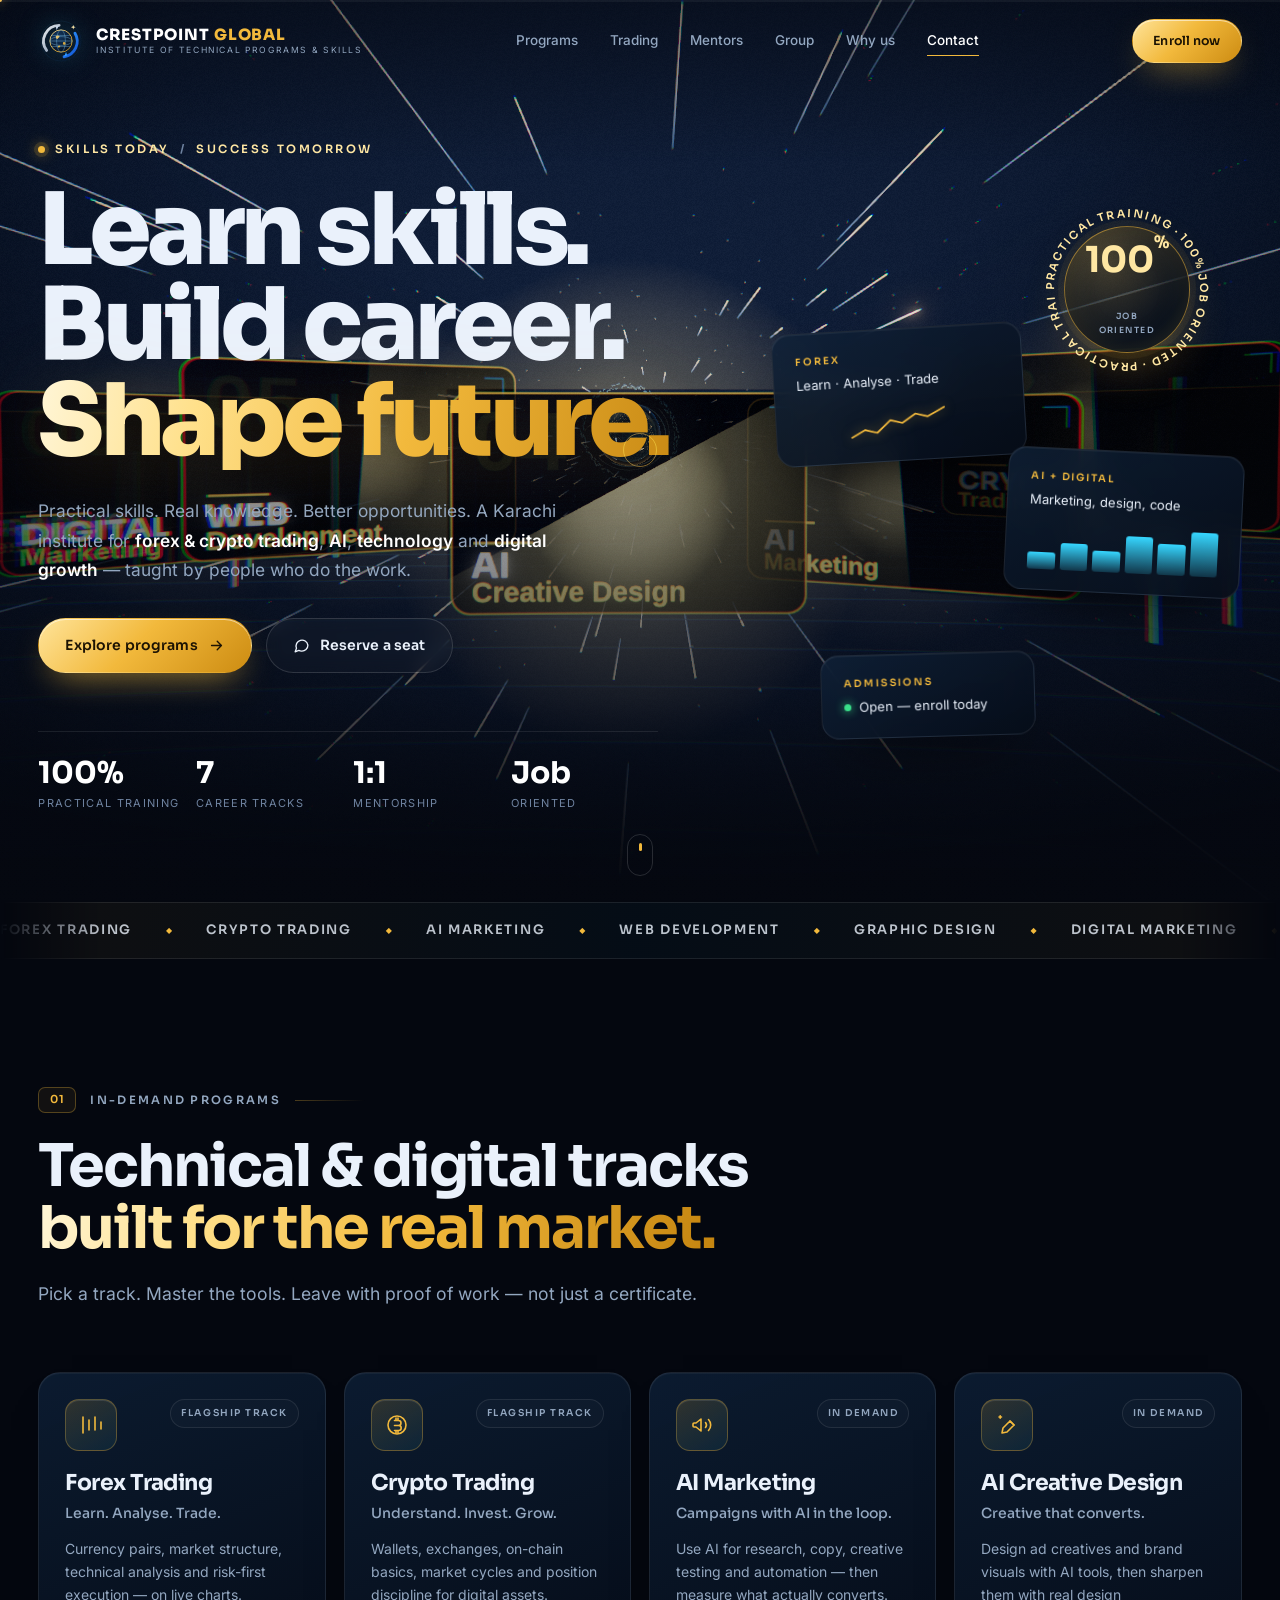
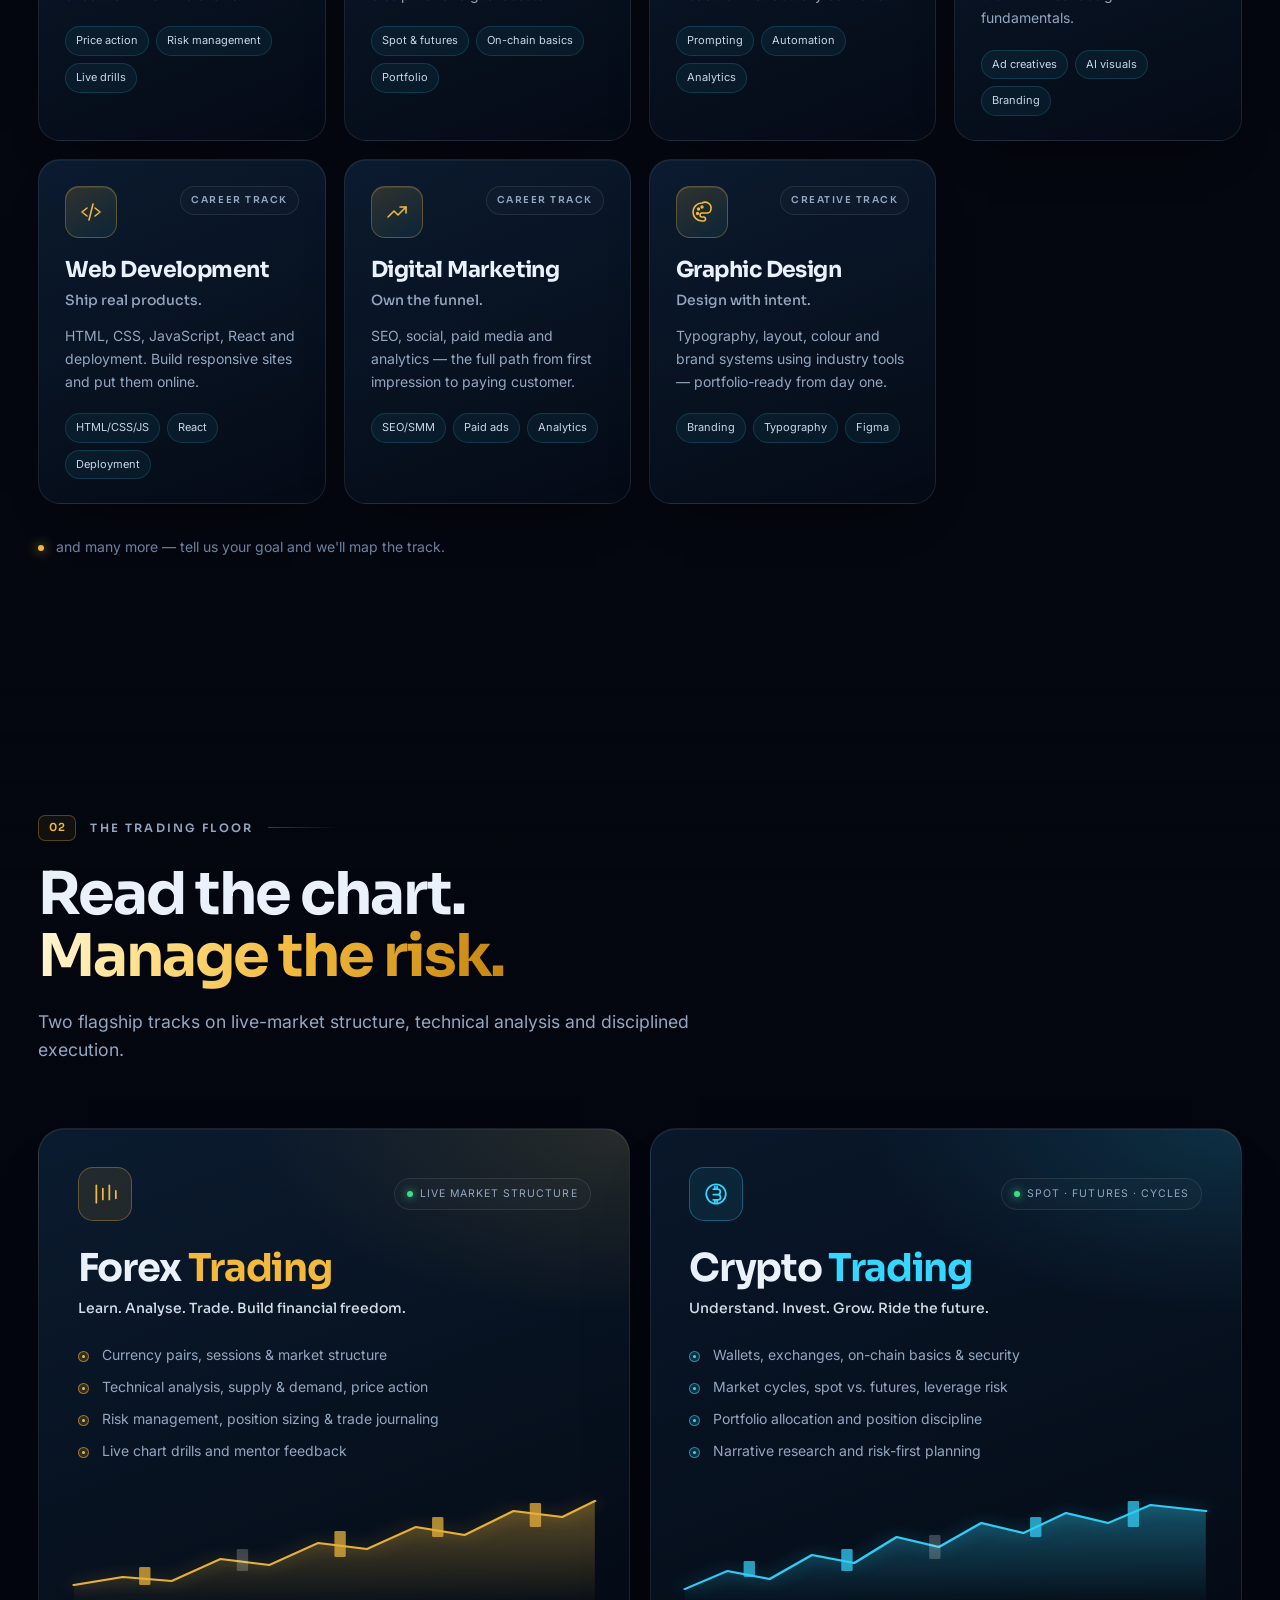
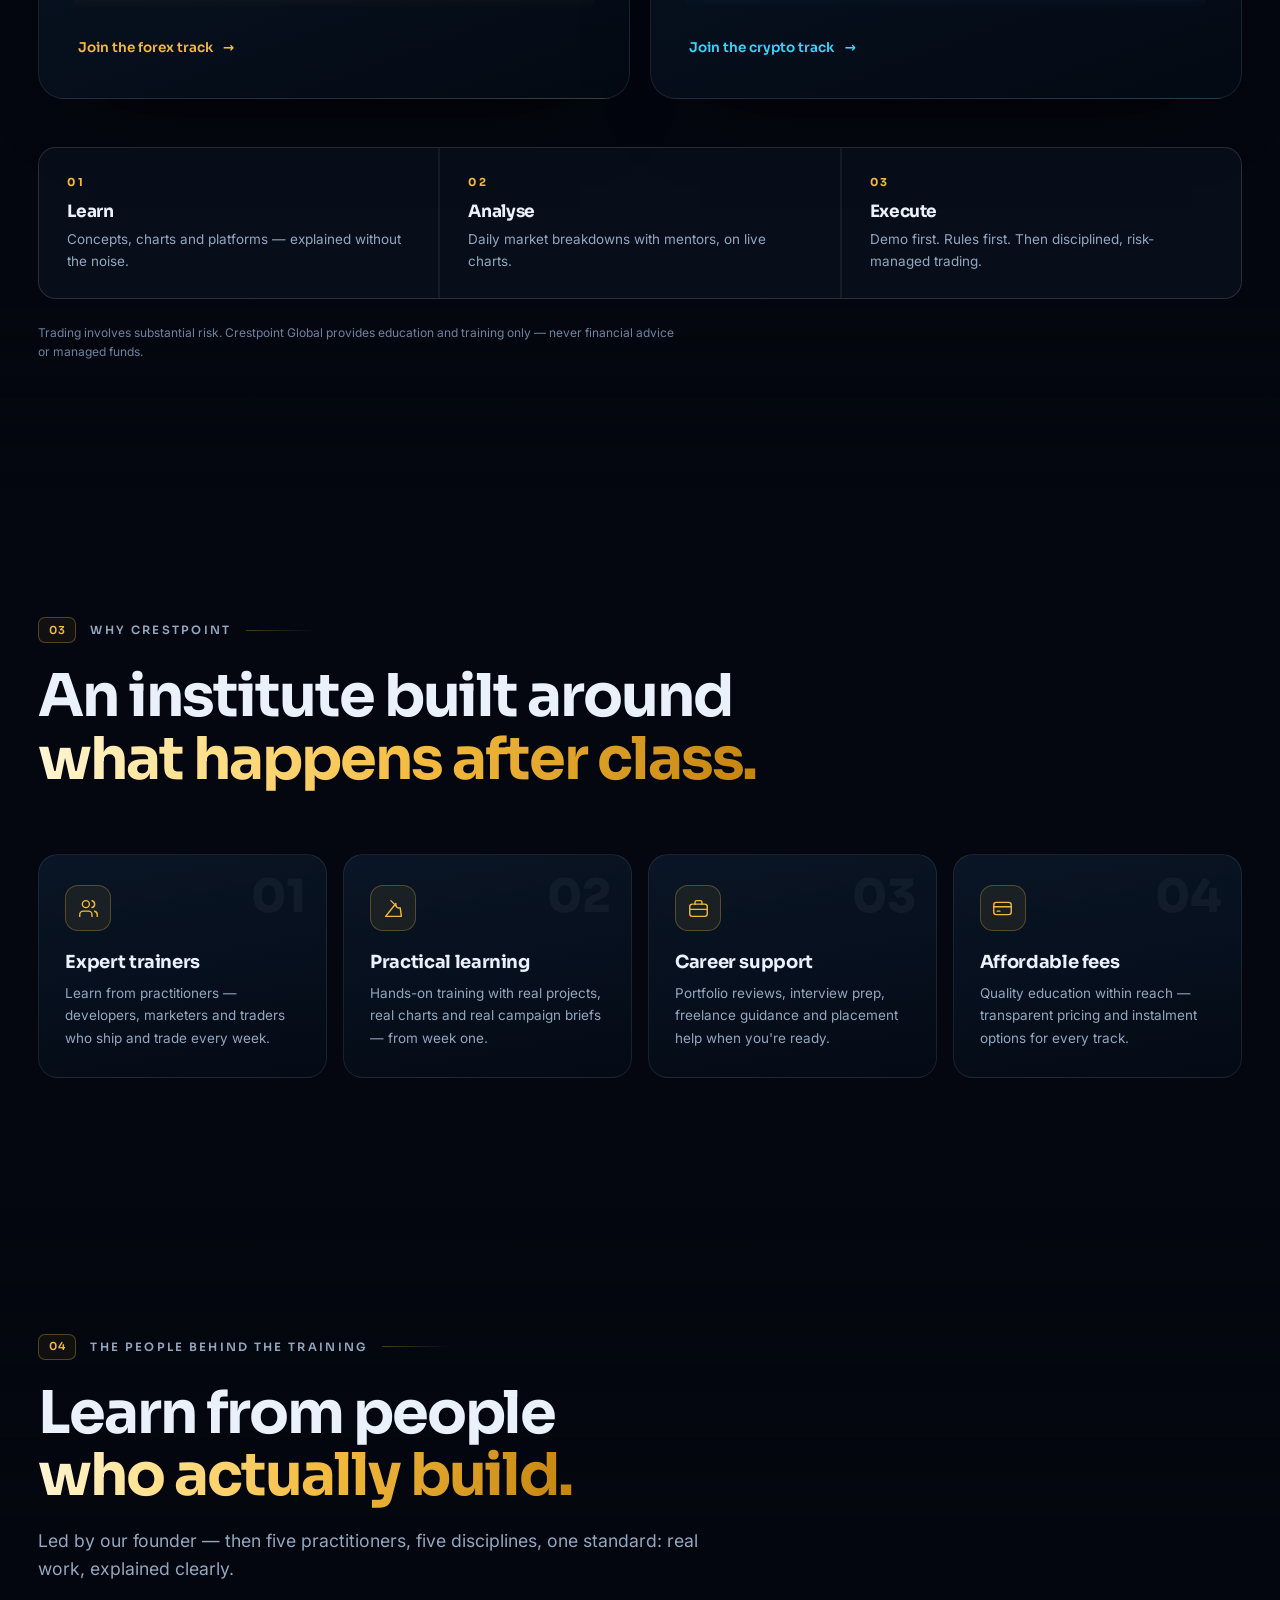
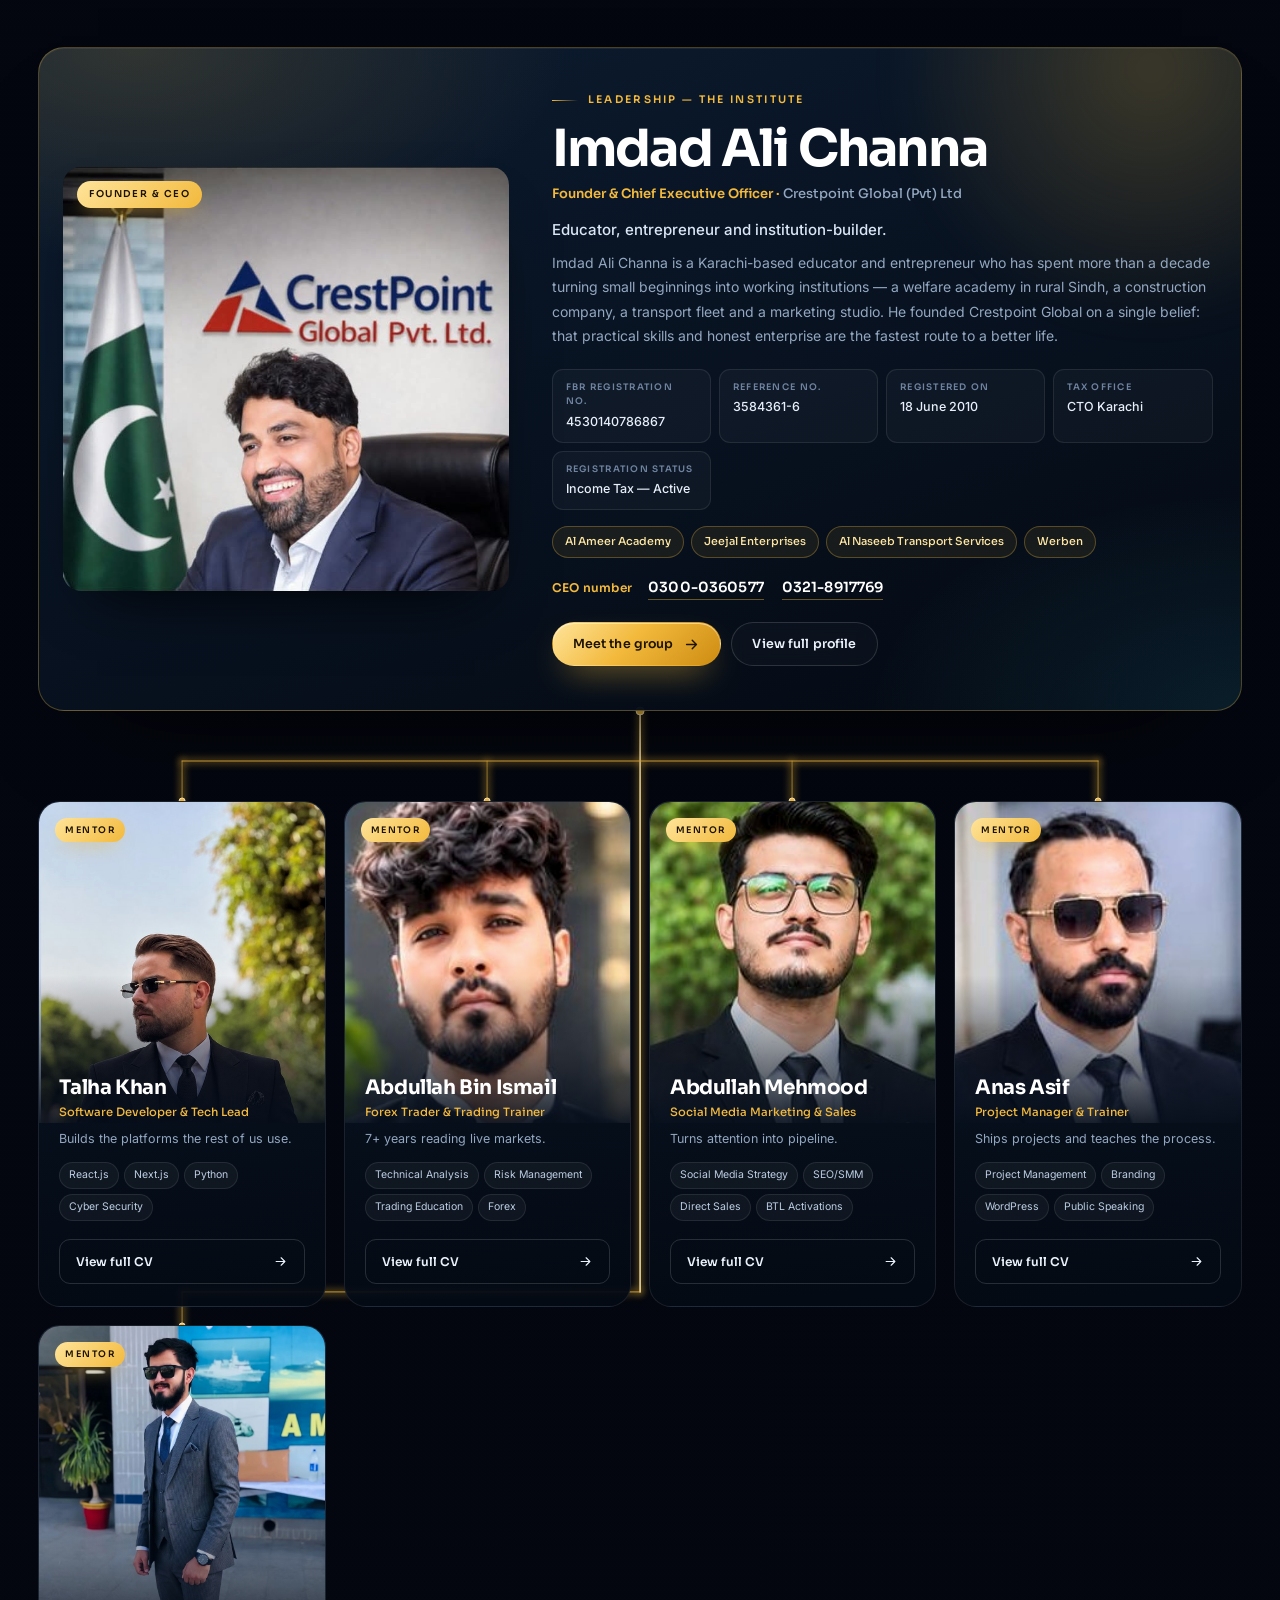
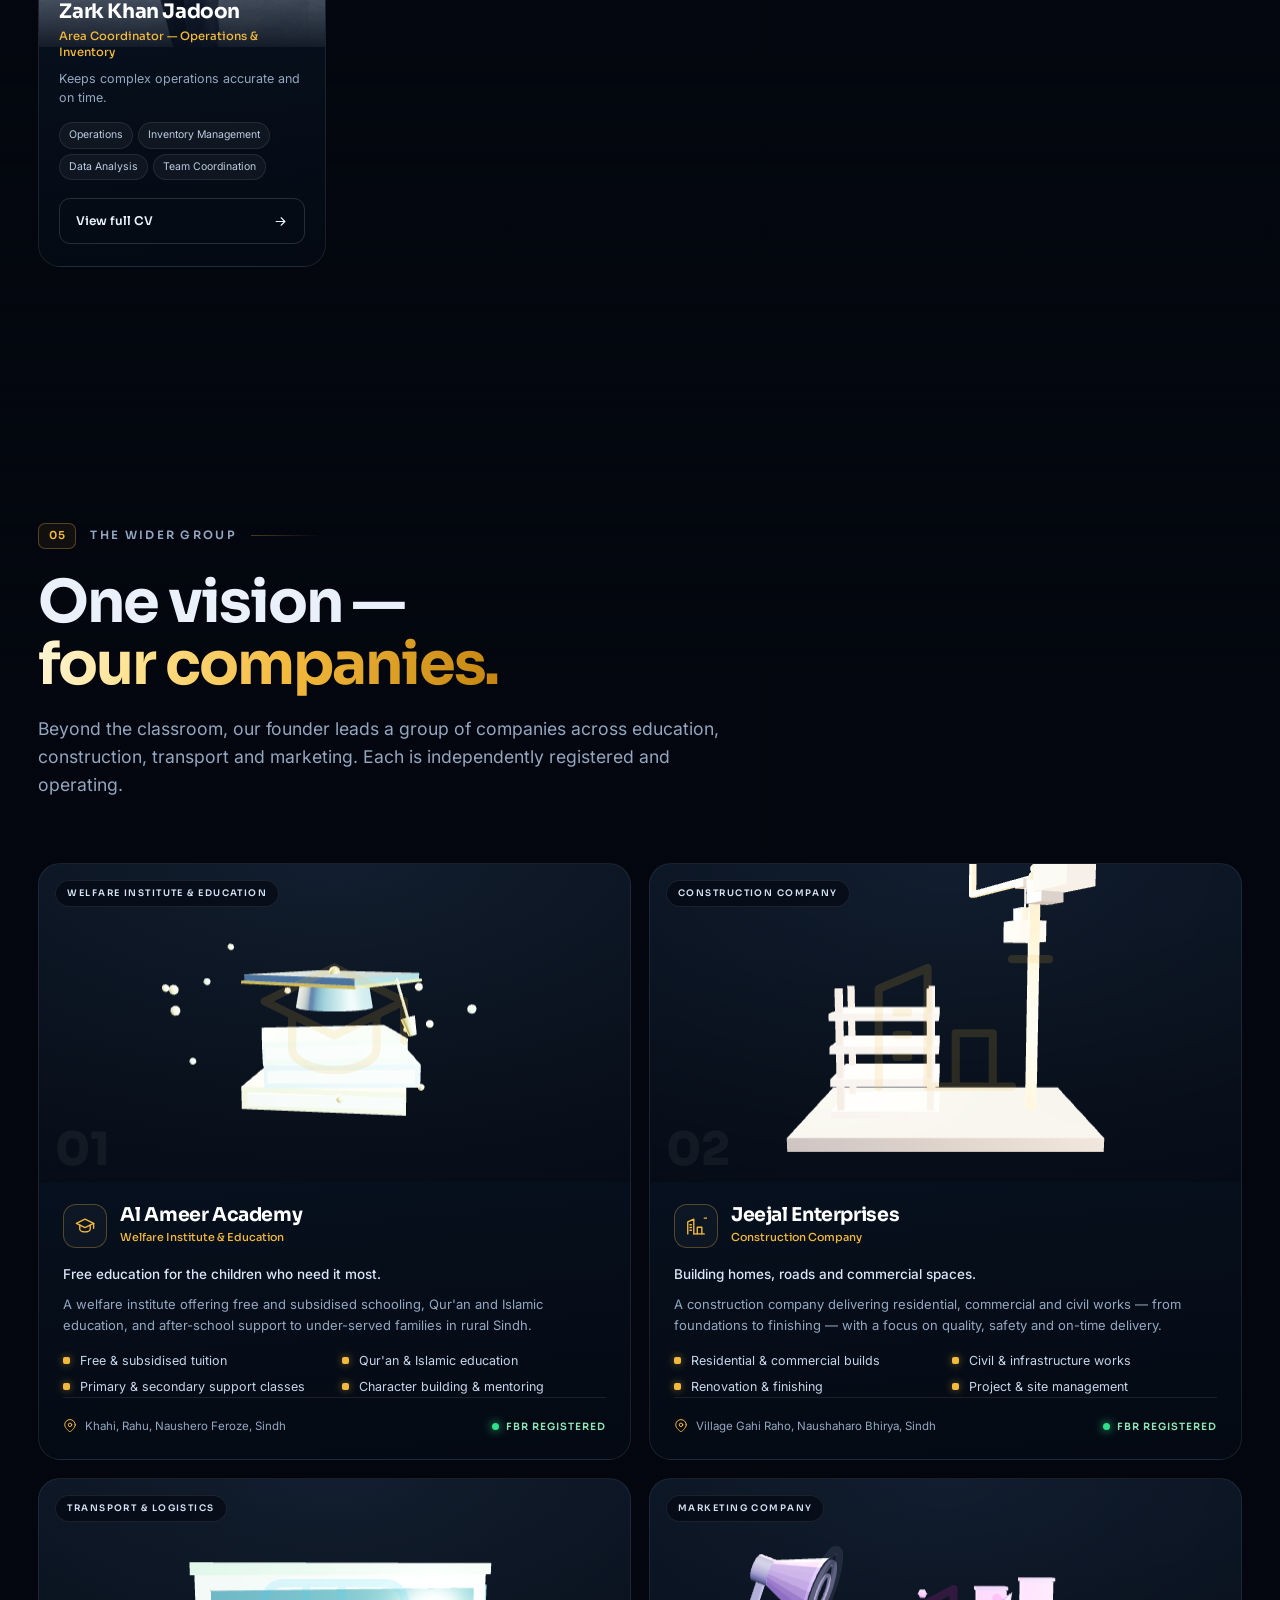
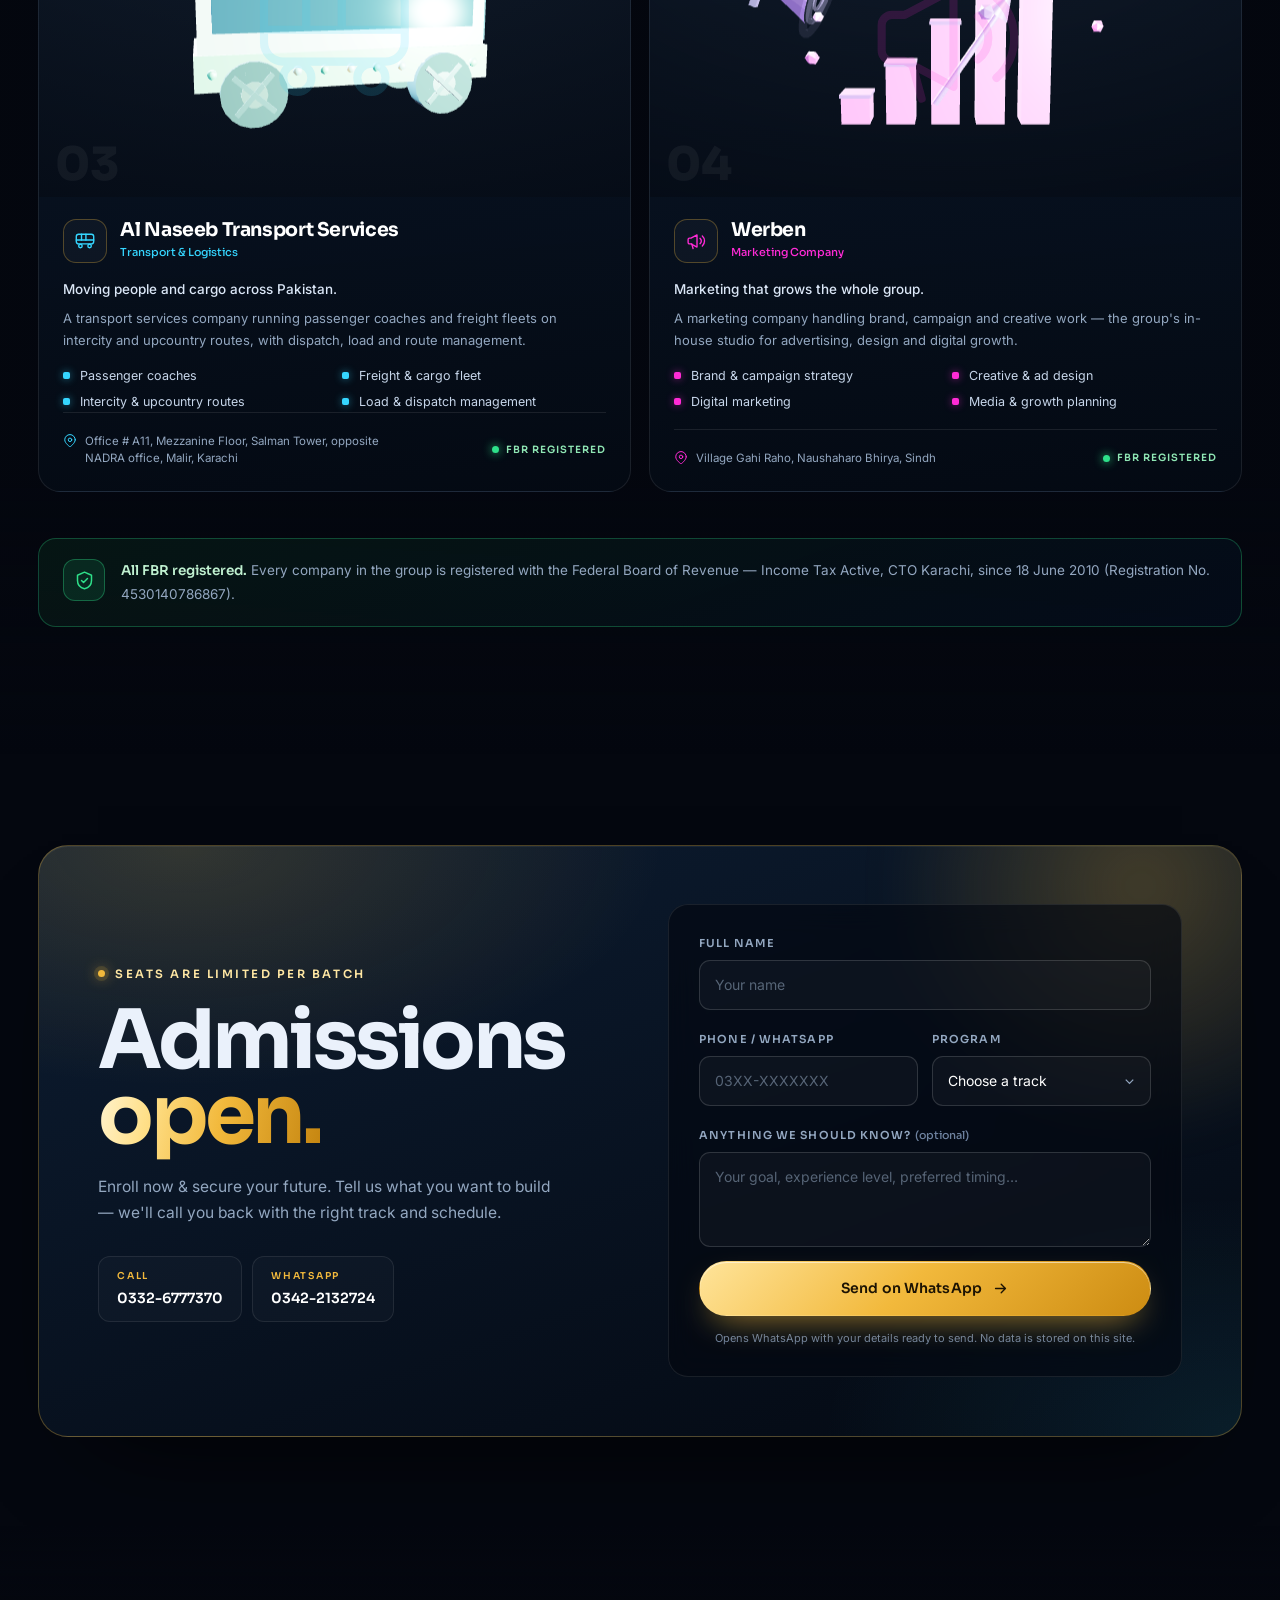
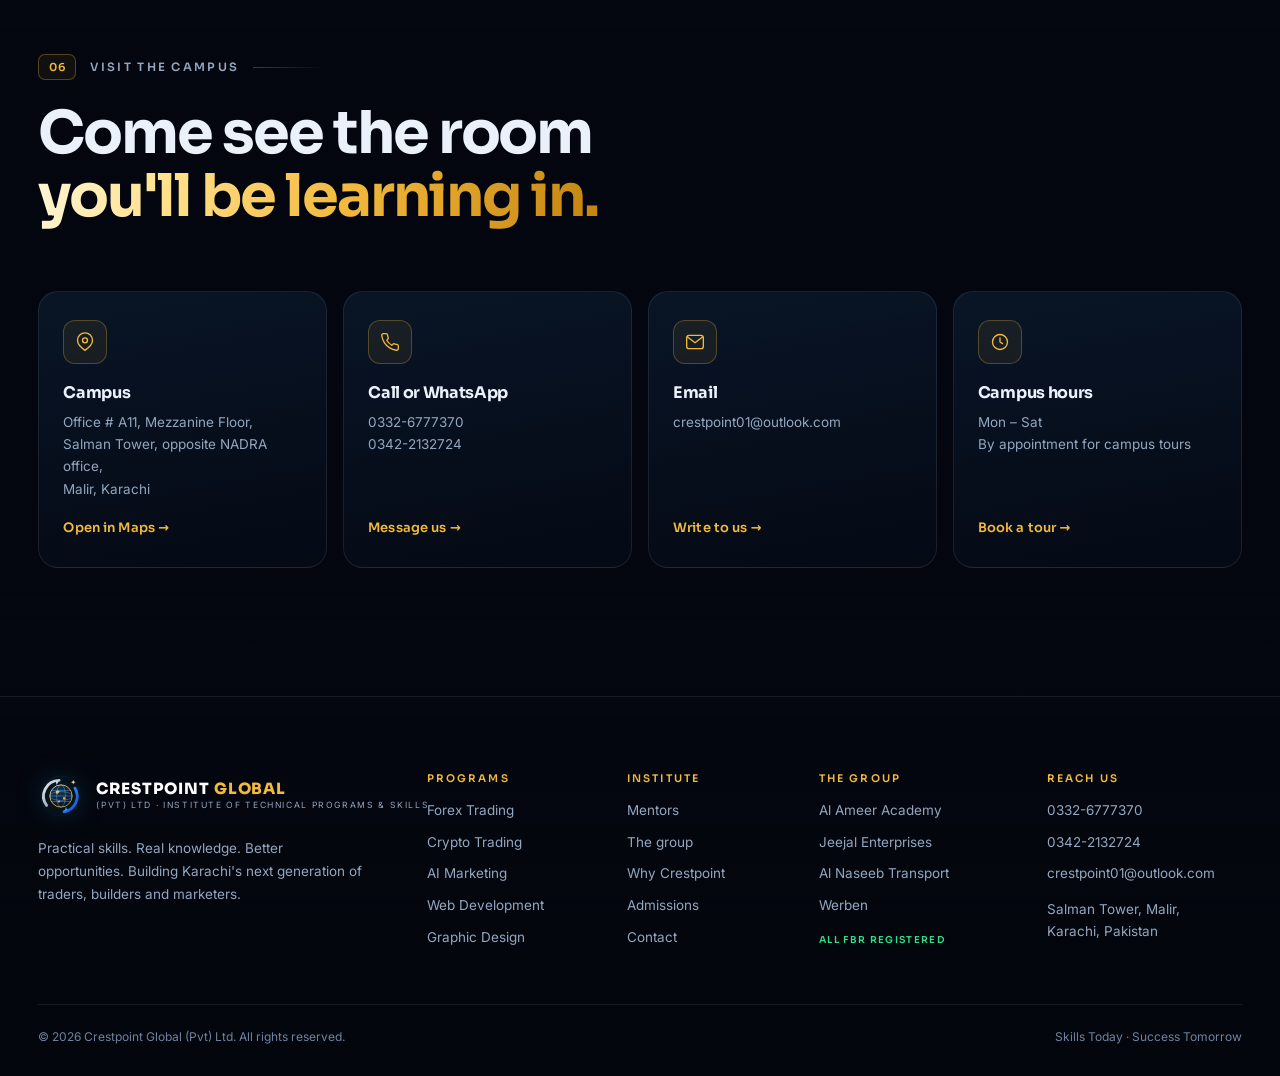
<file: index.html>
<!DOCTYPE html>
<html lang="en">
<head>
<meta charset="utf-8">
<meta name="viewport" content="width=device-width, initial-scale=1, viewport-fit=cover">
<title>Crestpoint Global (Pvt) Ltd — Institute of Technical Programs &amp; Skills</title>
<meta name="description" content="Crestpoint Global (Pvt) Ltd is a Karachi-based institute for forex trading, crypto, AI marketing, web development and digital skills. Practical training. Real knowledge. Better opportunities.">
<meta name="theme-color" content="#04070f">
<meta property="og:title" content="Crestpoint Global — Learn Skills. Build Career. Shape Future.">
<meta property="og:description" content="Forex, crypto, AI and digital skills taught by practitioners. Admissions open.">
<meta property="og:type" content="website">
<link rel="icon" href="assets/favicon.svg" type="image/svg+xml">
<link rel="preload" href="assets/fonts/sora-700.woff2" as="font" type="font/woff2" crossorigin>
<link rel="preload" href="assets/fonts/inter-400.woff2" as="font" type="font/woff2" crossorigin>
<link rel="stylesheet" href="assets/fonts/fonts.css">
<link rel="stylesheet" href="css/style.css">
</head>
<body>

<a class="skip-link" href="#main">Skip to content</a>

<!-- ─────────────────────────  LOADER  ───────────────────────── -->
<div class="loader" id="loader" aria-hidden="true">
  <div class="loader__inner">
    <img class="loader__mark" src="assets/logo-mark.svg" alt="" width="96" height="96">
    <div class="loader__word">CRESTPOINT <span>GLOBAL</span></div>
    <div class="loader__bar"><i></i></div>
    <div class="loader__pct">Loading the world<span class="dots"><b>.</b><b>.</b><b>.</b></span></div>
  </div>
</div>

<div class="scroll-progress" aria-hidden="true"><i id="scrollBar"></i></div>

<!-- ─────────────────────────  HEADER  ───────────────────────── -->
<header class="site-head" id="siteHead">
  <div class="shell head-inner">
    <a class="brand" href="#top" aria-label="Crestpoint Global — home">
      <img src="assets/logo-mark.svg" alt="" width="46" height="46">
      <span class="brand__type">
        <strong>CRESTPOINT <em>GLOBAL</em></strong>
        <small>Institute of Technical Programs &amp; Skills</small>
      </span>
    </a>

    <nav class="nav" id="nav" aria-label="Primary">
      <a href="#programs">Programs</a>
      <a href="#trading">Trading</a>
      <a href="#mentors">Mentors</a>
      <a href="#group">Group</a>
      <a href="#why">Why us</a>
      <a href="#contact">Contact</a>
    </nav>

    <div class="head-actions">
      <a class="btn btn--gold btn--sm" href="#admissions">Enroll now</a>
      <button class="burger" id="burger" aria-label="Open menu" aria-expanded="false" aria-controls="nav">
        <span></span><span></span><span></span>
      </button>
    </div>
  </div>
</header>

<!-- ─────────────────────────  3D WORLD  ───────────────────────── -->
<div class="world" aria-hidden="true">
  <canvas id="gl"></canvas>
  <div class="world__vignette"></div>
  <div class="world__grain"></div>
  <div class="world__hint" id="worldHint">
    <span class="world__hint-line"></span>
    <span>Scroll to fly through</span>
  </div>
</div>

<main id="main">

<!-- ─────────────────────────  HERO  ───────────────────────── -->
<section class="hero" id="top" data-scene="0">
  <div class="shell hero__grid">
    <div class="hero__copy">
      <p class="eyebrow" data-reveal>
        <span class="eyebrow__dot"></span>
        Skills today <span class="sep">/</span> Success tomorrow
      </p>

      <h1 class="hero__title">
        <span class="line" data-reveal style="--d:.05s">Learn skills.</span>
        <span class="line" data-reveal style="--d:.15s">Build career.</span>
        <span class="line gold" data-reveal style="--d:.25s">Shape future.</span>
      </h1>

      <p class="hero__lead" data-reveal style="--d:.35s">
        Practical skills. Real knowledge. Better opportunities.
        A Karachi institute for <strong>forex &amp; crypto trading</strong>,
        <strong>AI</strong>, <strong>technology</strong> and <strong>digital growth</strong> —
        taught by people who do the work.
      </p>

      <div class="hero__cta" data-reveal style="--d:.45s">
        <a class="btn btn--gold" href="#programs">
          Explore programs
          <svg viewBox="0 0 24 24" aria-hidden="true"><path d="M5 12h14M13 6l6 6-6 6"/></svg>
        </a>
        <a class="btn btn--ghost" href="#admissions">
          <svg viewBox="0 0 24 24" aria-hidden="true"><path d="M21 11.5a8.4 8.4 0 0 1-9 8.4 8.5 8.5 0 0 1-3.8-.9L3 21l1.9-5.1a8.4 8.4 0 1 1 16.1-4.4Z"/></svg>
          Reserve a seat
        </a>
      </div>

      <dl class="hero__stats" data-reveal style="--d:.55s">
        <div><dt>100%</dt><dd>Practical training</dd></div>
        <div><dt>7</dt><dd>Career tracks</dd></div>
        <div><dt>1:1</dt><dd>Mentorship</dd></div>
        <div><dt>Job</dt><dd>Oriented</dd></div>
      </dl>
    </div>

    <aside class="hero__aside" aria-label="Program highlights">
      <div class="seal" aria-hidden="true">
        <svg viewBox="0 0 200 200" class="seal__ring">
          <defs><path id="sealPath" d="M100,100 m-76,0 a76,76 0 1,1 152,0 a76,76 0 1,1 -152,0"/></defs>
          <text><textPath href="#sealPath">PRACTICAL TRAINING · 100% JOB ORIENTED · PRACTICAL TRAINING ·</textPath></text>
        </svg>
        <div class="seal__core">
          <b>100<sup>%</sup></b>
          <span>Job<br>oriented</span>
        </div>
      </div>

      <div class="tile tile--a">
        <span class="tile__k">Forex</span>
        <span class="tile__v">Learn · Analyse · Trade</span>
        <svg class="spark" viewBox="0 0 120 40" aria-hidden="true"><path d="M2 34 L18 26 L32 30 L48 16 L62 20 L78 10 L92 14 L112 4"/></svg>
      </div>

      <div class="tile tile--b">
        <span class="tile__k">AI + Digital</span>
        <span class="tile__v">Marketing, design, code</span>
        <div class="tile__bars"><i style="--h:38%"></i><i style="--h:62%"></i><i style="--h:48%"></i><i style="--h:84%"></i><i style="--h:70%"></i><i style="--h:100%"></i></div>
      </div>

      <div class="tile tile--c">
        <span class="tile__k">Admissions</span>
        <span class="tile__v"><span class="pulse"></span> Open — enroll today</span>
      </div>
    </aside>
  </div>

  <a class="scroll-cue" href="#programs" aria-label="Scroll to programs">
    <span></span>
  </a>
</section>

<!-- ─────────────────────────  MARQUEE  ───────────────────────── -->
<div class="marquee" aria-hidden="true">
  <div class="marquee__track">
    <span>Forex Trading</span><i>◆</i><span>Crypto Trading</span><i>◆</i>
    <span>AI Marketing</span><i>◆</i><span>Web Development</span><i>◆</i>
    <span>Graphic Design</span><i>◆</i><span>Digital Marketing</span><i>◆</i>
    <span>AI Creative Design</span><i>◆</i><span>Technical Analysis</span><i>◆</i>
    <span>Forex Trading</span><i>◆</i><span>Crypto Trading</span><i>◆</i>
    <span>AI Marketing</span><i>◆</i><span>Web Development</span><i>◆</i>
    <span>Graphic Design</span><i>◆</i><span>Digital Marketing</span><i>◆</i>
    <span>AI Creative Design</span><i>◆</i><span>Technical Analysis</span><i>◆</i>
  </div>
</div>

<!-- ─────────────────────────  PROGRAMS  ───────────────────────── -->
<section class="section" id="programs" data-scene="1">
  <div class="shell">
    <header class="sec-head" data-reveal>
      <p class="sec-tag"><span>01</span> In-demand programs</p>
      <h2 class="sec-title">Technical &amp; digital tracks<br><span class="gold">built for the real market.</span></h2>
      <p class="sec-sub">Pick a track. Master the tools. Leave with proof of work — not just a certificate.</p>
    </header>

    <div class="programs" id="programGrid"></div>

    <p class="programs__more" data-reveal>
      <span class="dot"></span> and many more — tell us your goal and we'll map the track.
    </p>
  </div>
</section>

<!-- ─────────────────────────  TRADING  ───────────────────────── -->
<section class="section section--trading" id="trading" data-scene="2">
  <div class="shell">
    <header class="sec-head" data-reveal>
      <p class="sec-tag"><span>02</span> The trading floor</p>
      <h2 class="sec-title">Read the chart.<br><span class="gold">Manage the risk.</span></h2>
      <p class="sec-sub">Two flagship tracks on live-market structure, technical analysis and disciplined execution.</p>
    </header>

    <div class="trade-grid">
      <article class="trade-card trade-card--forex" data-reveal data-tilt>
        <div class="trade-card__top">
          <span class="trade-ico">
            <svg viewBox="0 0 24 24" aria-hidden="true"><path d="M4 4v16M10 7v10M16 4v13M22 9v7"/></svg>
          </span>
          <div class="trade-badge"><i class="up"></i> Live market structure</div>
        </div>
        <h3>Forex <span>Trading</span></h3>
        <p class="trade-tag">Learn. Analyse. Trade. Build financial freedom.</p>
        <ul class="trade-list">
          <li>Currency pairs, sessions &amp; market structure</li>
          <li>Technical analysis, supply &amp; demand, price action</li>
          <li>Risk management, position sizing &amp; trade journaling</li>
          <li>Live chart drills and mentor feedback</li>
        </ul>
        <div class="trade-chart" aria-hidden="true">
          <svg viewBox="0 0 320 120" preserveAspectRatio="none">
            <defs>
              <linearGradient id="areaF" x1="0" y1="0" x2="0" y2="1">
                <stop offset="0" stop-color="#f2b93c" stop-opacity=".38"/>
                <stop offset="1" stop-color="#f2b93c" stop-opacity="0"/>
              </linearGradient>
            </defs>
            <path class="chart-area" d="M0 96 L30 88 L60 92 L90 70 L120 76 L150 54 L180 60 L210 38 L240 46 L270 22 L300 28 L320 12 L320 120 L0 120 Z" fill="url(#areaF)"/>
            <path class="chart-line" d="M0 96 L30 88 L60 92 L90 70 L120 76 L150 54 L180 60 L210 38 L240 46 L270 22 L300 28 L320 12"/>
            <g class="chart-candles">
              <rect x="40" y="78" width="7" height="18" rx="1"/><rect x="100" y="60" width="7" height="22" rx="1" class="neg"/>
              <rect x="160" y="42" width="7" height="26" rx="1"/><rect x="220" y="28" width="7" height="20" rx="1"/><rect x="280" y="14" width="7" height="24" rx="1"/>
            </g>
          </svg>
        </div>
        <a class="trade-link" href="#admissions">Join the forex track <span>→</span></a>
      </article>

      <article class="trade-card trade-card--crypto" data-reveal data-tilt>
        <div class="trade-card__top">
          <span class="trade-ico">
            <svg viewBox="0 0 24 24" aria-hidden="true"><circle cx="12" cy="12" r="9"/><path d="M9.5 7.5h4a2.5 2.5 0 0 1 0 5h-4h4.2a2.5 2.5 0 0 1 0 5H9.5M11 5v2M11 18v2M13 5v2M13 18v2"/></svg>
          </span>
          <div class="trade-badge"><i class="up"></i> Spot · Futures · Cycles</div>
        </div>
        <h3>Crypto <span>Trading</span></h3>
        <p class="trade-tag">Understand. Invest. Grow. Ride the future.</p>
        <ul class="trade-list">
          <li>Wallets, exchanges, on-chain basics &amp; security</li>
          <li>Market cycles, spot vs. futures, leverage risk</li>
          <li>Portfolio allocation and position discipline</li>
          <li>Narrative research and risk-first planning</li>
        </ul>
        <div class="trade-chart trade-chart--crypto" aria-hidden="true">
          <svg viewBox="0 0 320 120" preserveAspectRatio="none">
            <defs>
              <linearGradient id="areaC" x1="0" y1="0" x2="0" y2="1">
                <stop offset="0" stop-color="#35d6ff" stop-opacity=".35"/>
                <stop offset="1" stop-color="#35d6ff" stop-opacity="0"/>
              </linearGradient>
            </defs>
            <path class="chart-area" d="M0 100 L26 82 L52 90 L78 66 L104 74 L130 48 L156 58 L182 34 L208 44 L234 24 L260 34 L286 16 L320 22 L320 120 L0 120 Z" fill="url(#areaC)"/>
            <path class="chart-line" d="M0 100 L26 82 L52 90 L78 66 L104 74 L130 48 L156 58 L182 34 L208 44 L234 24 L260 34 L286 16 L320 22"/>
            <g class="chart-candles">
              <rect x="36" y="72" width="7" height="16" rx="1"/><rect x="96" y="60" width="7" height="22" rx="1"/>
              <rect x="150" y="46" width="7" height="24" rx="1" class="neg"/><rect x="212" y="28" width="7" height="20" rx="1"/><rect x="272" y="12" width="7" height="26" rx="1"/>
            </g>
          </svg>
        </div>
        <a class="trade-link" href="#admissions">Join the crypto track <span>→</span></a>
      </article>
    </div>

    <div class="process" data-reveal>
      <div class="process__step"><b>01</b><h4>Learn</h4><p>Concepts, charts and platforms — explained without the noise.</p></div>
      <div class="process__step"><b>02</b><h4>Analyse</h4><p>Daily market breakdowns with mentors, on live charts.</p></div>
      <div class="process__step"><b>03</b><h4>Execute</h4><p>Demo first. Rules first. Then disciplined, risk-managed trading.</p></div>
    </div>

    <p class="disclaimer">Trading involves substantial risk. Crestpoint Global provides education and training only — never financial advice or managed funds.</p>
  </div>
</section>

<!-- ─────────────────────────  WHY  ───────────────────────── -->
<section class="section" id="why" data-scene="3">
  <div class="shell">
    <header class="sec-head" data-reveal>
      <p class="sec-tag"><span>03</span> Why Crestpoint</p>
      <h2 class="sec-title">An institute built around<br><span class="gold">what happens after class.</span></h2>
    </header>

    <div class="pillars">
      <article class="pillar" data-reveal style="--d:.0s">
        <span class="pillar__num">01</span>
        <span class="pillar__ico"><svg viewBox="0 0 24 24" aria-hidden="true"><path d="M16 21v-2a4 4 0 0 0-4-4H6a4 4 0 0 0-4 4v2"/><circle cx="9" cy="7" r="4"/><path d="M22 21v-2a4 4 0 0 0-3-3.87M16 3.13a4 4 0 0 1 0 7.75"/></svg></span>
        <h3>Expert trainers</h3>
        <p>Learn from practitioners — developers, marketers and traders who ship and trade every week.</p>
      </article>
      <article class="pillar" data-reveal style="--d:.08s">
        <span class="pillar__num">02</span>
        <span class="pillar__ico"><svg viewBox="0 0 24 24" aria-hidden="true"><path d="M14.7 6.3a4 4 0 0 0 5 5L21 21H3L14.7 6.3Z"/><path d="M9 3l6 6"/></svg></span>
        <h3>Practical learning</h3>
        <p>Hands-on training with real projects, real charts and real campaign briefs — from week one.</p>
      </article>
      <article class="pillar" data-reveal style="--d:.16s">
        <span class="pillar__num">03</span>
        <span class="pillar__ico"><svg viewBox="0 0 24 24" aria-hidden="true"><rect x="2" y="7" width="20" height="14" rx="3"/><path d="M8 7V5a2 2 0 0 1 2-2h4a2 2 0 0 1 2 2v2M2 13h20"/></svg></span>
        <h3>Career support</h3>
        <p>Portfolio reviews, interview prep, freelance guidance and placement help when you're ready.</p>
      </article>
      <article class="pillar" data-reveal style="--d:.24s">
        <span class="pillar__num">04</span>
        <span class="pillar__ico"><svg viewBox="0 0 24 24" aria-hidden="true"><rect x="2" y="5" width="20" height="14" rx="3"/><path d="M2 10h20M6 15h3"/></svg></span>
        <h3>Affordable fees</h3>
        <p>Quality education within reach — transparent pricing and instalment options for every track.</p>
      </article>
    </div>
  </div>
</section>

<!-- ─────────────────────────  MENTORS  ───────────────────────── -->
<section class="section section--mentors" id="mentors" data-scene="4">
  <div class="shell">
    <header class="sec-head" data-reveal>
      <p class="sec-tag"><span>04</span> The people behind the training</p>
      <h2 class="sec-title">Learn from people<br><span class="gold">who actually build.</span></h2>
      <p class="sec-sub">Led by our founder — then five practitioners, five disciplines, one standard: real work, explained clearly.</p>
    </header>

    <div class="org" id="orgWrap">
      <svg class="org__lines" id="orgLines" aria-hidden="true" focusable="false"></svg>
      <div id="ceoSlot"></div>
      <div class="team" id="teamGrid"></div>
    </div>
  </div>
</section>

<!-- ─────────────────────────  GROUP OF COMPANIES  ───────────────────────── -->
<section class="section section--group" id="group" data-scene="5">
  <div class="shell">
    <header class="sec-head" data-reveal>
      <p class="sec-tag"><span>05</span> The wider group</p>
      <h2 class="sec-title">One vision —<br><span class="gold">four companies.</span></h2>
      <p class="sec-sub">Beyond the classroom, our founder leads a group of companies across education, construction, transport and marketing. Each is independently registered and operating.</p>
    </header>

    <div class="co-grid" id="coGrid"></div>

    <p class="fbr" data-reveal>
      <span class="fbr__ico" aria-hidden="true">
        <svg viewBox="0 0 24 24"><path d="M12 2.5 4 6v6c0 5 3.4 8.4 8 9.5 4.6-1.1 8-4.5 8-9.5V6l-8-3.5Z"/><path d="m8.6 12 2.3 2.3 4.5-4.6"/></svg>
      </span>
      <span>
        <strong>All FBR registered.</strong>
        Every company in the group is registered with the Federal Board of Revenue — Income Tax Active,
        CTO Karachi, since 18 June 2010 (Registration No. 4530140786867).
      </span>
    </p>
  </div>
</section>

<!-- ─────────────────────────  ADMISSIONS  ───────────────────────── -->
<section class="section section--admissions" id="admissions" data-scene="5">
  <div class="shell">
    <div class="admit" data-reveal>
      <div class="admit__glow" aria-hidden="true"></div>
      <div class="admit__grid">
        <div class="admit__copy">
          <p class="eyebrow"><span class="eyebrow__dot"></span> Seats are limited per batch</p>
          <h2 class="admit__title">Admissions<br><span class="gold">open.</span></h2>
          <p class="admit__sub">Enroll now &amp; secure your future. Tell us what you want to build — we'll call you back with the right track and schedule.</p>
          <div class="admit__contact">
            <a href="tel:+923326777370"><span>Call</span> 0332-6777370</a>
            <a href="https://wa.me/923422132724" target="_blank" rel="noopener"><span>WhatsApp</span> 0342-2132724</a>
          </div>
        </div>

        <form class="form" id="enrollForm" novalidate>
          <div class="field">
            <label for="fName">Full name</label>
            <input id="fName" name="name" type="text" placeholder="Your name" autocomplete="name" required>
            <small class="err" data-err="fName"></small>
          </div>
          <div class="field-row">
            <div class="field">
              <label for="fPhone">Phone / WhatsApp</label>
              <input id="fPhone" name="phone" type="tel" placeholder="03XX-XXXXXXX" autocomplete="tel" required>
              <small class="err" data-err="fPhone"></small>
            </div>
            <div class="field">
              <label for="fProgram">Program</label>
              <select id="fProgram" name="program" required>
                <option value="">Choose a track</option>
              </select>
              <small class="err" data-err="fProgram"></small>
            </div>
          </div>
          <div class="field">
            <label for="fMsg">Anything we should know? <i>(optional)</i></label>
            <textarea id="fMsg" name="message" rows="3" placeholder="Your goal, experience level, preferred timing…"></textarea>
          </div>
          <button class="btn btn--gold btn--wide" type="submit">
            Send on WhatsApp
            <svg viewBox="0 0 24 24" aria-hidden="true"><path d="M5 12h14M13 6l6 6-6 6"/></svg>
          </button>
          <p class="form__note">Opens WhatsApp with your details ready to send. No data is stored on this site.</p>
        </form>
      </div>
    </div>
  </div>
</section>

<!-- ─────────────────────────  CONTACT  ───────────────────────── -->
<section class="section section--contact" id="contact" data-scene="6">
  <div class="shell">
    <header class="sec-head" data-reveal>
      <p class="sec-tag"><span>06</span> Visit the campus</p>
      <h2 class="sec-title">Come see the room<br><span class="gold">you'll be learning in.</span></h2>
    </header>

    <div class="contact-grid">
      <div class="contact-card" data-reveal>
        <span class="contact-ico"><svg viewBox="0 0 24 24" aria-hidden="true"><path d="M21 10c0 6-9 12-9 12s-9-6-9-12a9 9 0 0 1 18 0Z"/><circle cx="12" cy="10" r="3"/></svg></span>
        <h3>Campus</h3>
        <p>Office # A11, Mezzanine Floor,<br>Salman Tower, opposite NADRA office,<br>Malir, Karachi</p>
        <a class="text-link" href="https://maps.google.com/?q=Salman+Tower+Malir+Karachi" target="_blank" rel="noopener">Open in Maps →</a>
      </div>

      <div class="contact-card" data-reveal style="--d:.08s">
        <span class="contact-ico"><svg viewBox="0 0 24 24" aria-hidden="true"><path d="M22 16.9v3a2 2 0 0 1-2.2 2 19.8 19.8 0 0 1-8.6-3.1 19.5 19.5 0 0 1-6-6A19.8 19.8 0 0 1 2.1 4.2 2 2 0 0 1 4.1 2h3a2 2 0 0 1 2 1.7c.1 1 .4 1.9.7 2.8a2 2 0 0 1-.5 2.1L8.1 9.9a16 16 0 0 0 6 6l1.3-1.3a2 2 0 0 1 2.1-.4c.9.3 1.8.6 2.8.7a2 2 0 0 1 1.7 2Z"/></svg></span>
        <h3>Call or WhatsApp</h3>
        <p><a href="tel:+923326777370">0332-6777370</a><br><a href="https://wa.me/923422132724" target="_blank" rel="noopener">0342-2132724</a></p>
        <a class="text-link" href="https://wa.me/923422132724" target="_blank" rel="noopener">Message us →</a>
      </div>

      <div class="contact-card" data-reveal style="--d:.16s">
        <span class="contact-ico"><svg viewBox="0 0 24 24" aria-hidden="true"><rect x="2" y="4" width="20" height="16" rx="3"/><path d="m3 6 9 7 9-7"/></svg></span>
        <h3>Email</h3>
        <p><a href="mailto:crestpoint01@outlook.com">crestpoint01@outlook.com</a></p>
        <a class="text-link" href="mailto:crestpoint01@outlook.com">Write to us →</a>
      </div>

      <div class="contact-card contact-card--hours" data-reveal style="--d:.24s">
        <span class="contact-ico"><svg viewBox="0 0 24 24" aria-hidden="true"><circle cx="12" cy="12" r="9"/><path d="M12 7v5l3 2"/></svg></span>
        <h3>Campus hours</h3>
        <p>Mon – Sat<br>By appointment for campus tours</p>
        <a class="text-link" href="https://wa.me/923422132724" target="_blank" rel="noopener">Book a tour →</a>
      </div>
    </div>
  </div>
</section>

</main>

<!-- ─────────────────────────  FOOTER  ───────────────────────── -->
<footer class="site-foot">
  <div class="shell">
    <div class="foot-grid">
      <div class="foot-brand">
        <a class="brand" href="#top" aria-label="Crestpoint Global — home">
          <img src="assets/logo-mark.svg" alt="" width="46" height="46">
          <span class="brand__type">
            <strong>CRESTPOINT <em>GLOBAL</em></strong>
            <small>(Pvt) Ltd · Institute of Technical Programs &amp; Skills</small>
          </span>
        </a>
        <p>Practical skills. Real knowledge. Better opportunities. Building Karachi's next generation of traders, builders and marketers.</p>
      </div>

      <nav class="foot-col" aria-label="Programs">
        <h4>Programs</h4>
        <a href="#programs">Forex Trading</a>
        <a href="#programs">Crypto Trading</a>
        <a href="#programs">AI Marketing</a>
        <a href="#programs">Web Development</a>
        <a href="#programs">Graphic Design</a>
      </nav>

      <nav class="foot-col" aria-label="Company">
        <h4>Institute</h4>
        <a href="#mentors">Mentors</a>
        <a href="#group">The group</a>
        <a href="#why">Why Crestpoint</a>
        <a href="#admissions">Admissions</a>
        <a href="#contact">Contact</a>
      </nav>

      <nav class="foot-col" aria-label="Companies in the group">
        <h4>The group</h4>
        <a href="#group">Al Ameer Academy</a>
        <a href="#group">Jeejal Enterprises</a>
        <a href="#group">Al Naseeb Transport</a>
        <a href="#group">Werben</a>
        <p class="foot-fbr">All FBR registered</p>
      </nav>

      <div class="foot-col">
        <h4>Reach us</h4>
        <a href="tel:+923326777370">0332-6777370</a>
        <a href="https://wa.me/923422132724" target="_blank" rel="noopener">0342-2132724</a>
        <a href="mailto:crestpoint01@outlook.com">crestpoint01@outlook.com</a>
        <p class="foot-addr">Salman Tower, Malir,<br>Karachi, Pakistan</p>
      </div>
    </div>

    <div class="foot-base">
      <p>© <span id="year">2026</span> Crestpoint Global (Pvt) Ltd. All rights reserved.</p>
      <p>Skills Today · Success Tomorrow</p>
    </div>
  </div>
</footer>

<!-- ─────────────────────────  CV MODAL  ───────────────────────── -->
<div class="modal" id="cvModal" role="dialog" aria-modal="true" aria-labelledby="cvName" hidden>
  <div class="modal__backdrop" data-close></div>
  <div class="modal__panel" role="document">
    <button class="modal__close" data-close aria-label="Close profile">
      <svg viewBox="0 0 24 24" aria-hidden="true"><path d="M6 6l12 12M18 6L6 18"/></svg>
    </button>
    <div class="modal__scroll" id="cvBody" tabindex="-1"></div>
  </div>
</div>

<div class="toast" id="toast" role="status" aria-live="polite"></div>

<button class="to-top" id="toTop" aria-label="Back to top">
  <svg viewBox="0 0 24 24" aria-hidden="true"><path d="M12 19V5M6 11l6-6 6 6"/></svg>
</button>

<script src="assets/three/three.min.js"></script>
<script src="js/data.js"></script>
<script src="js/companies.js"></script>
<script src="js/scene.js"></script>
<script src="js/app.js"></script>
</body>
</html>
</file>
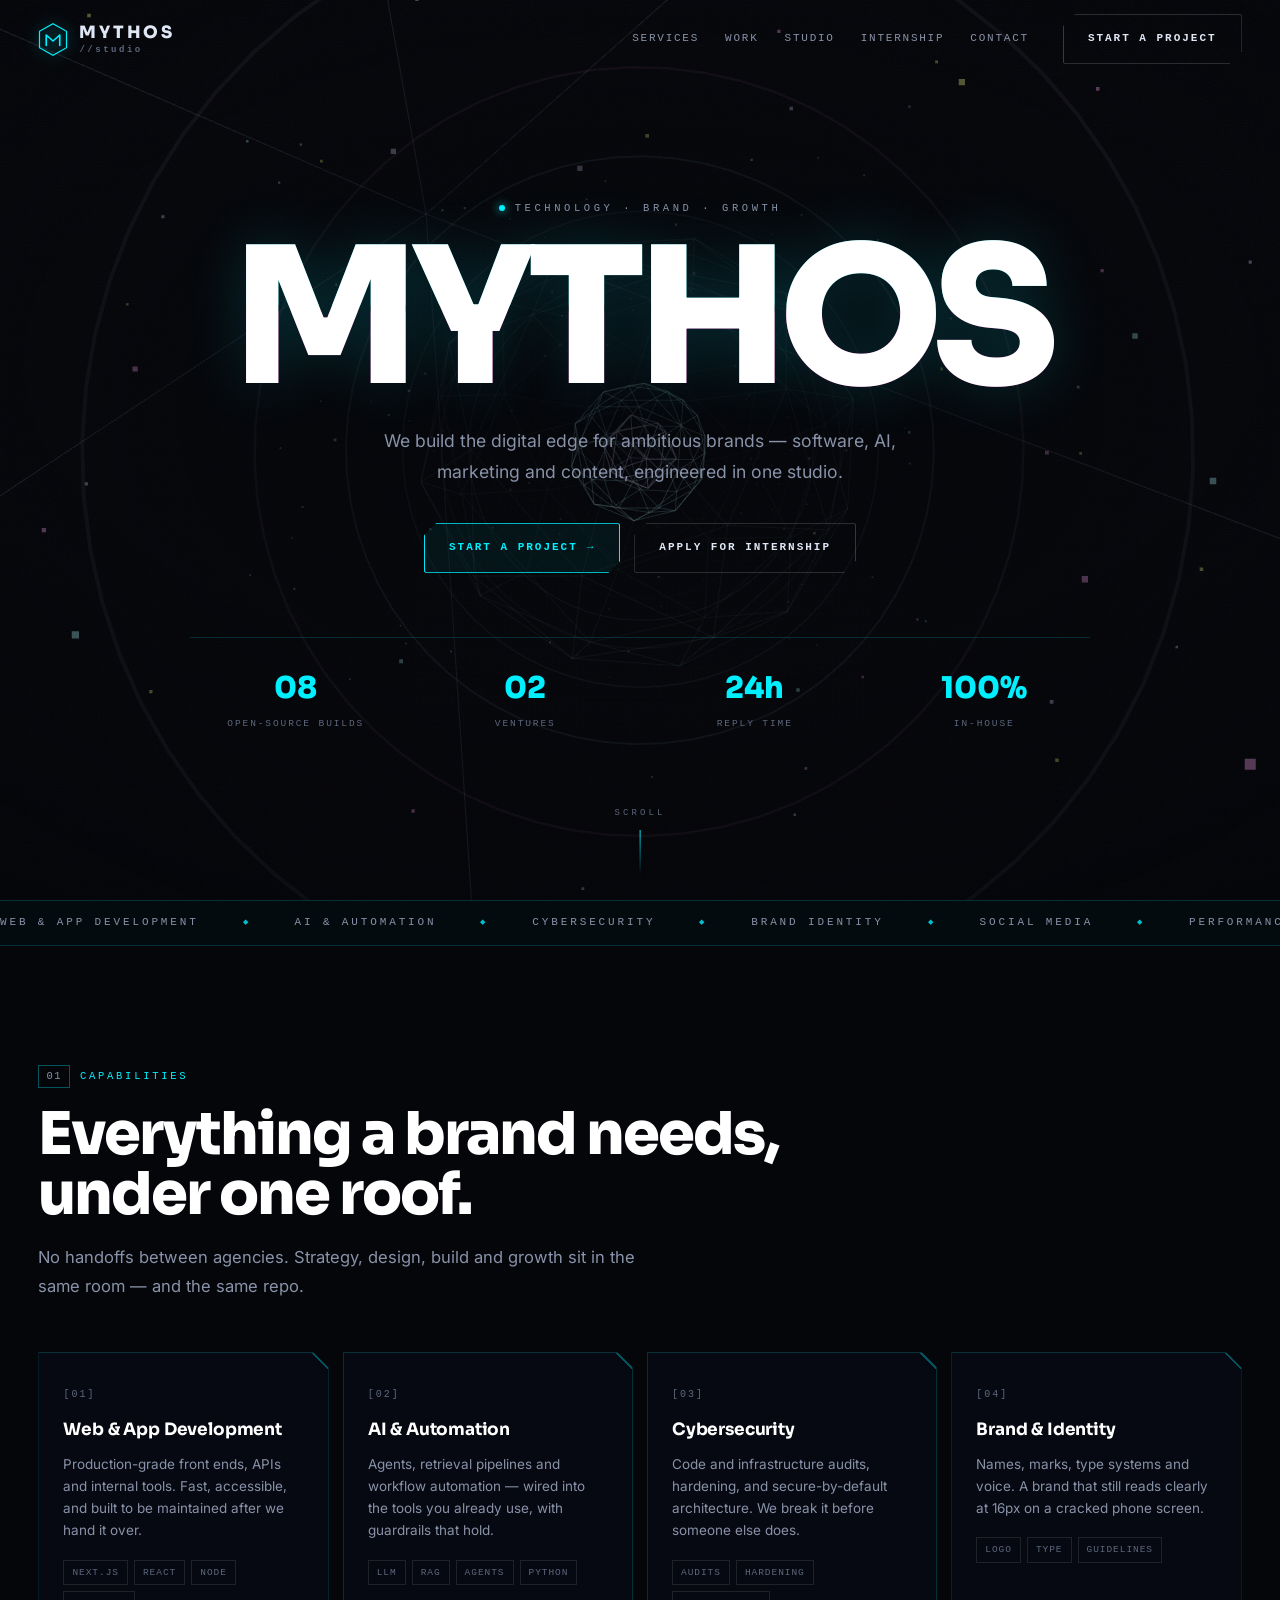
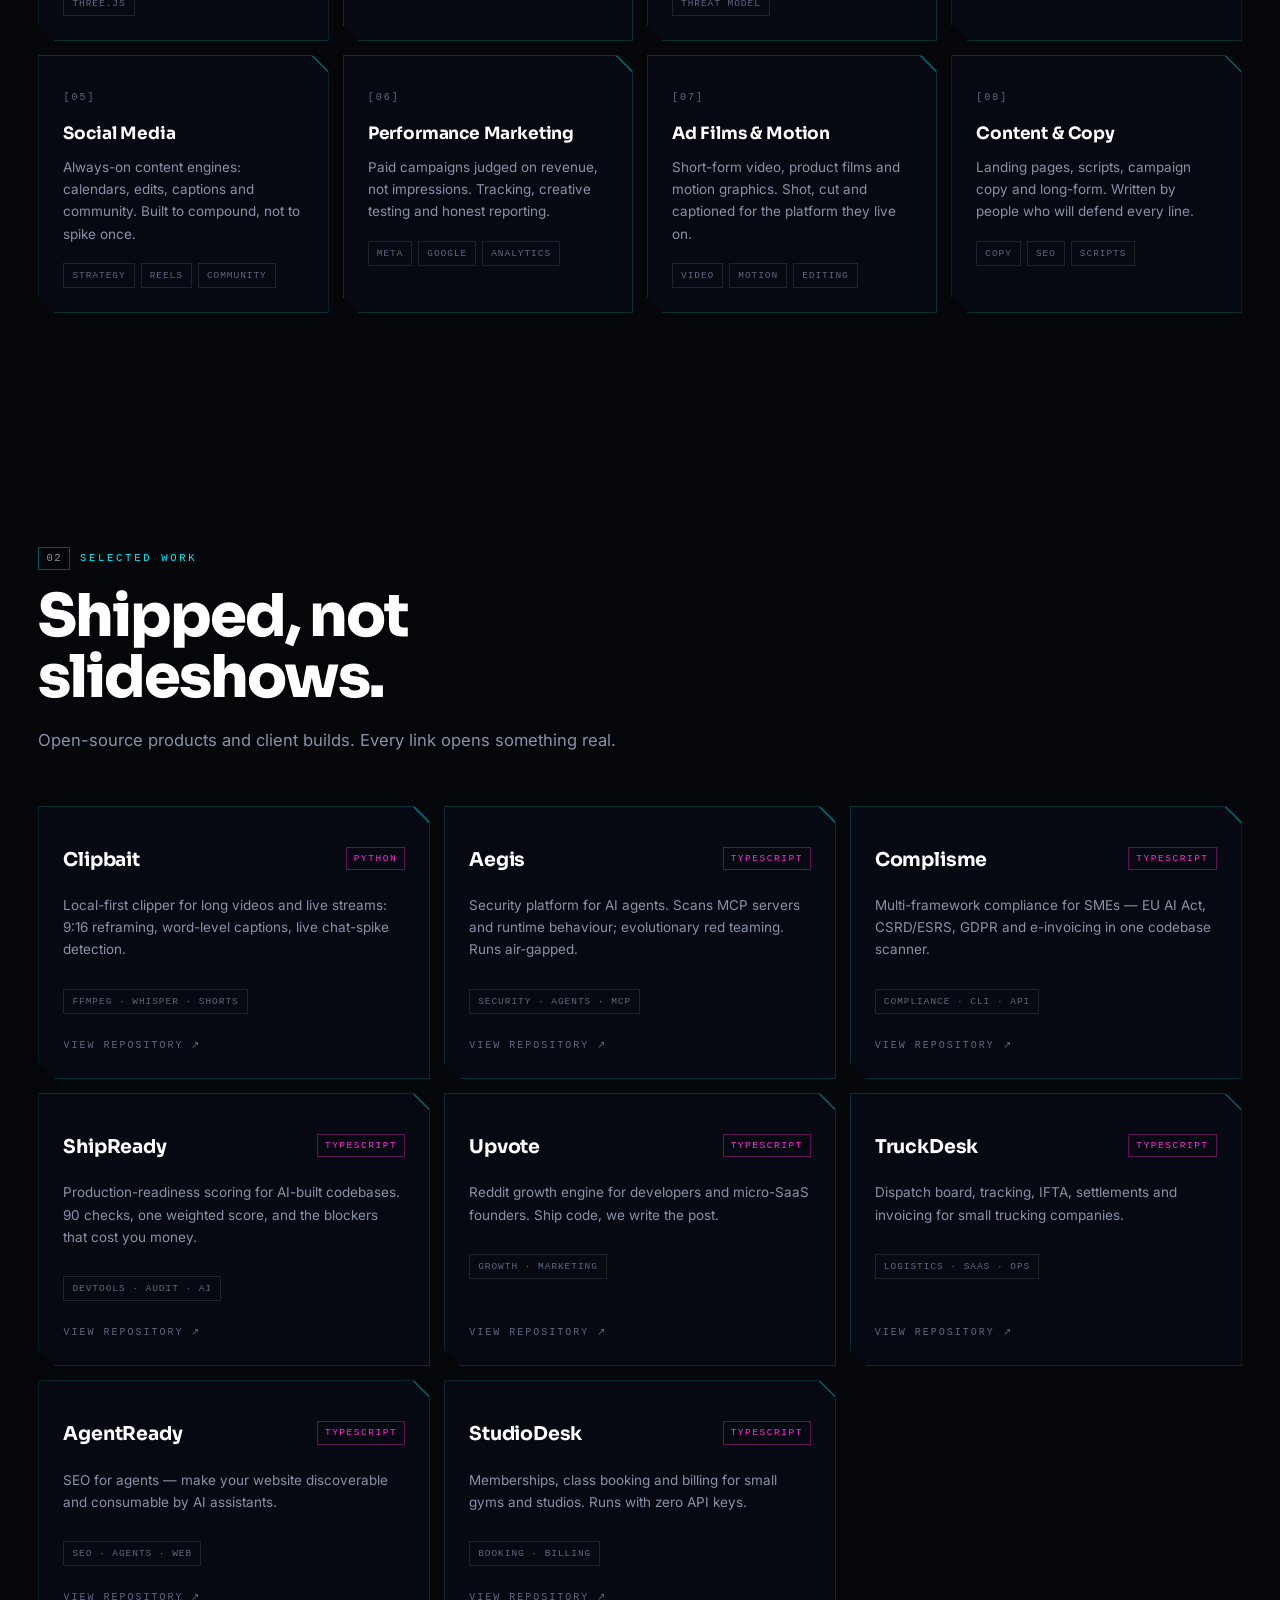
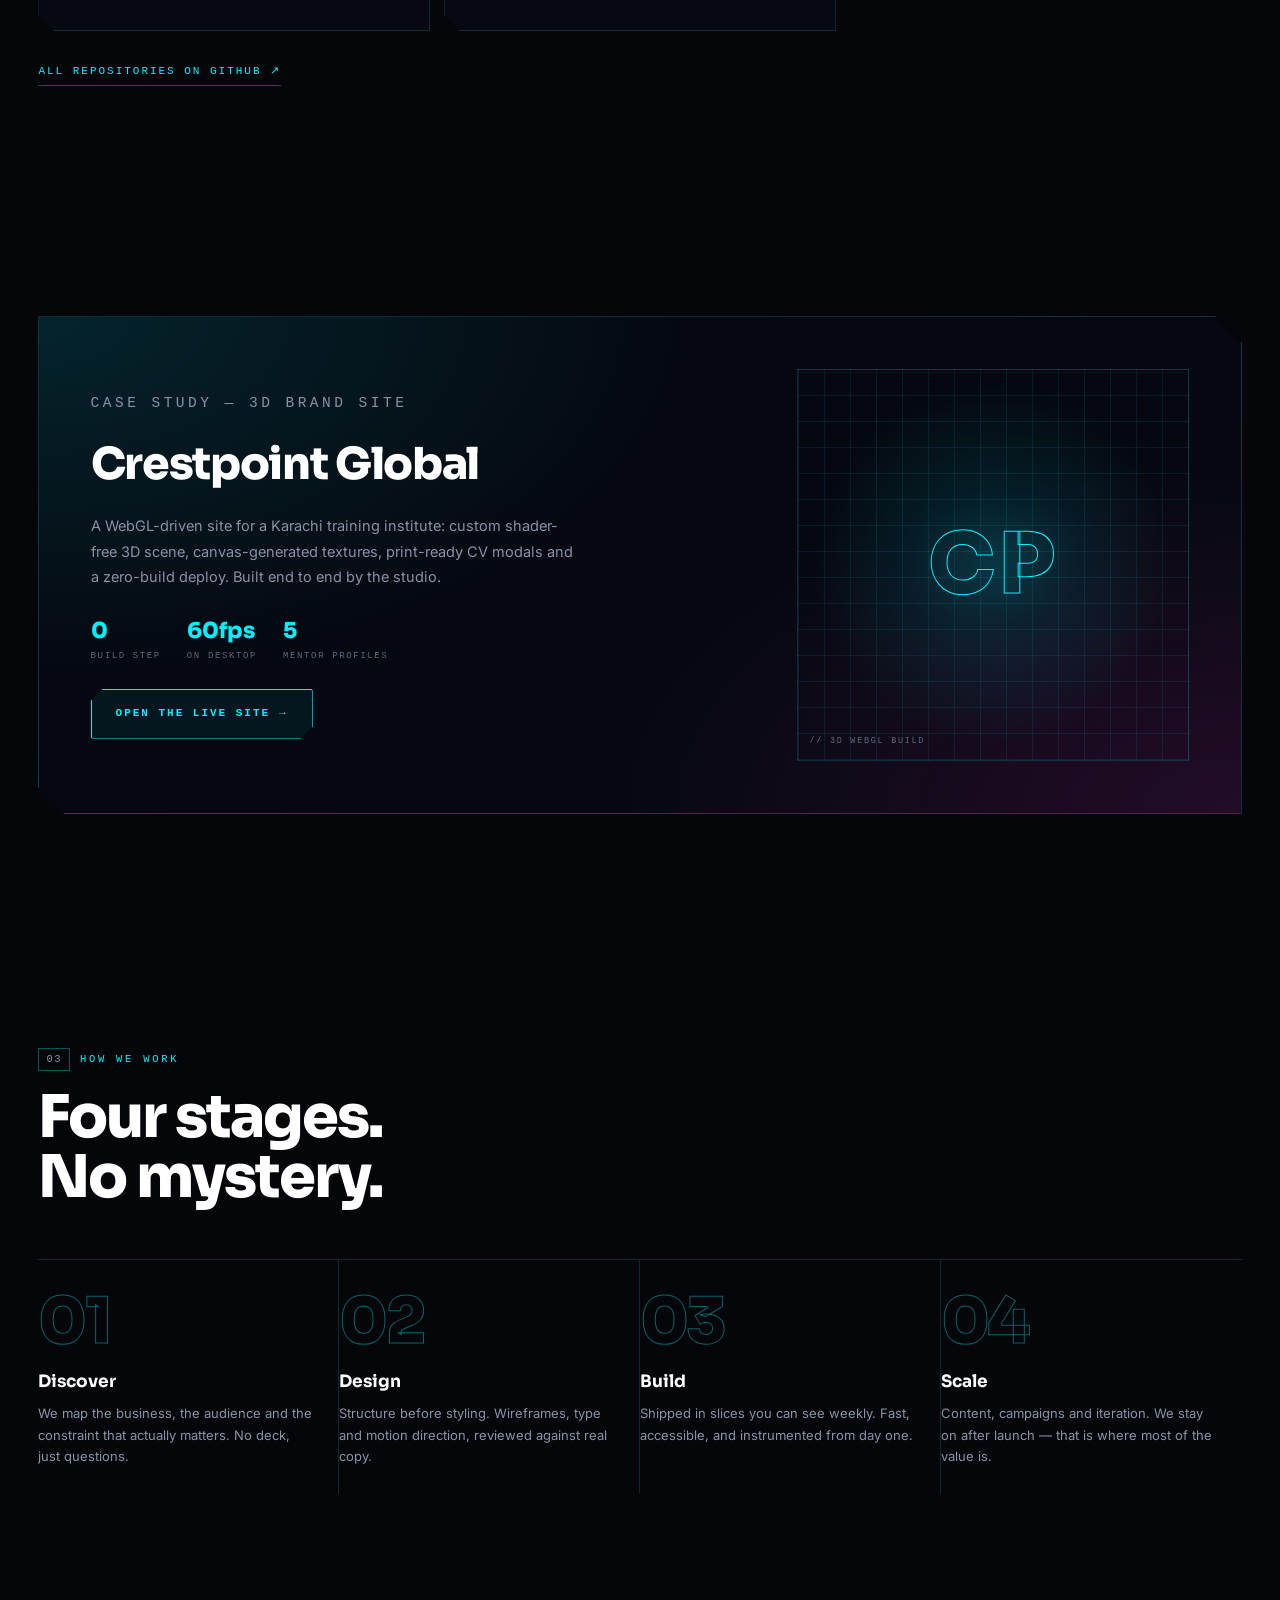
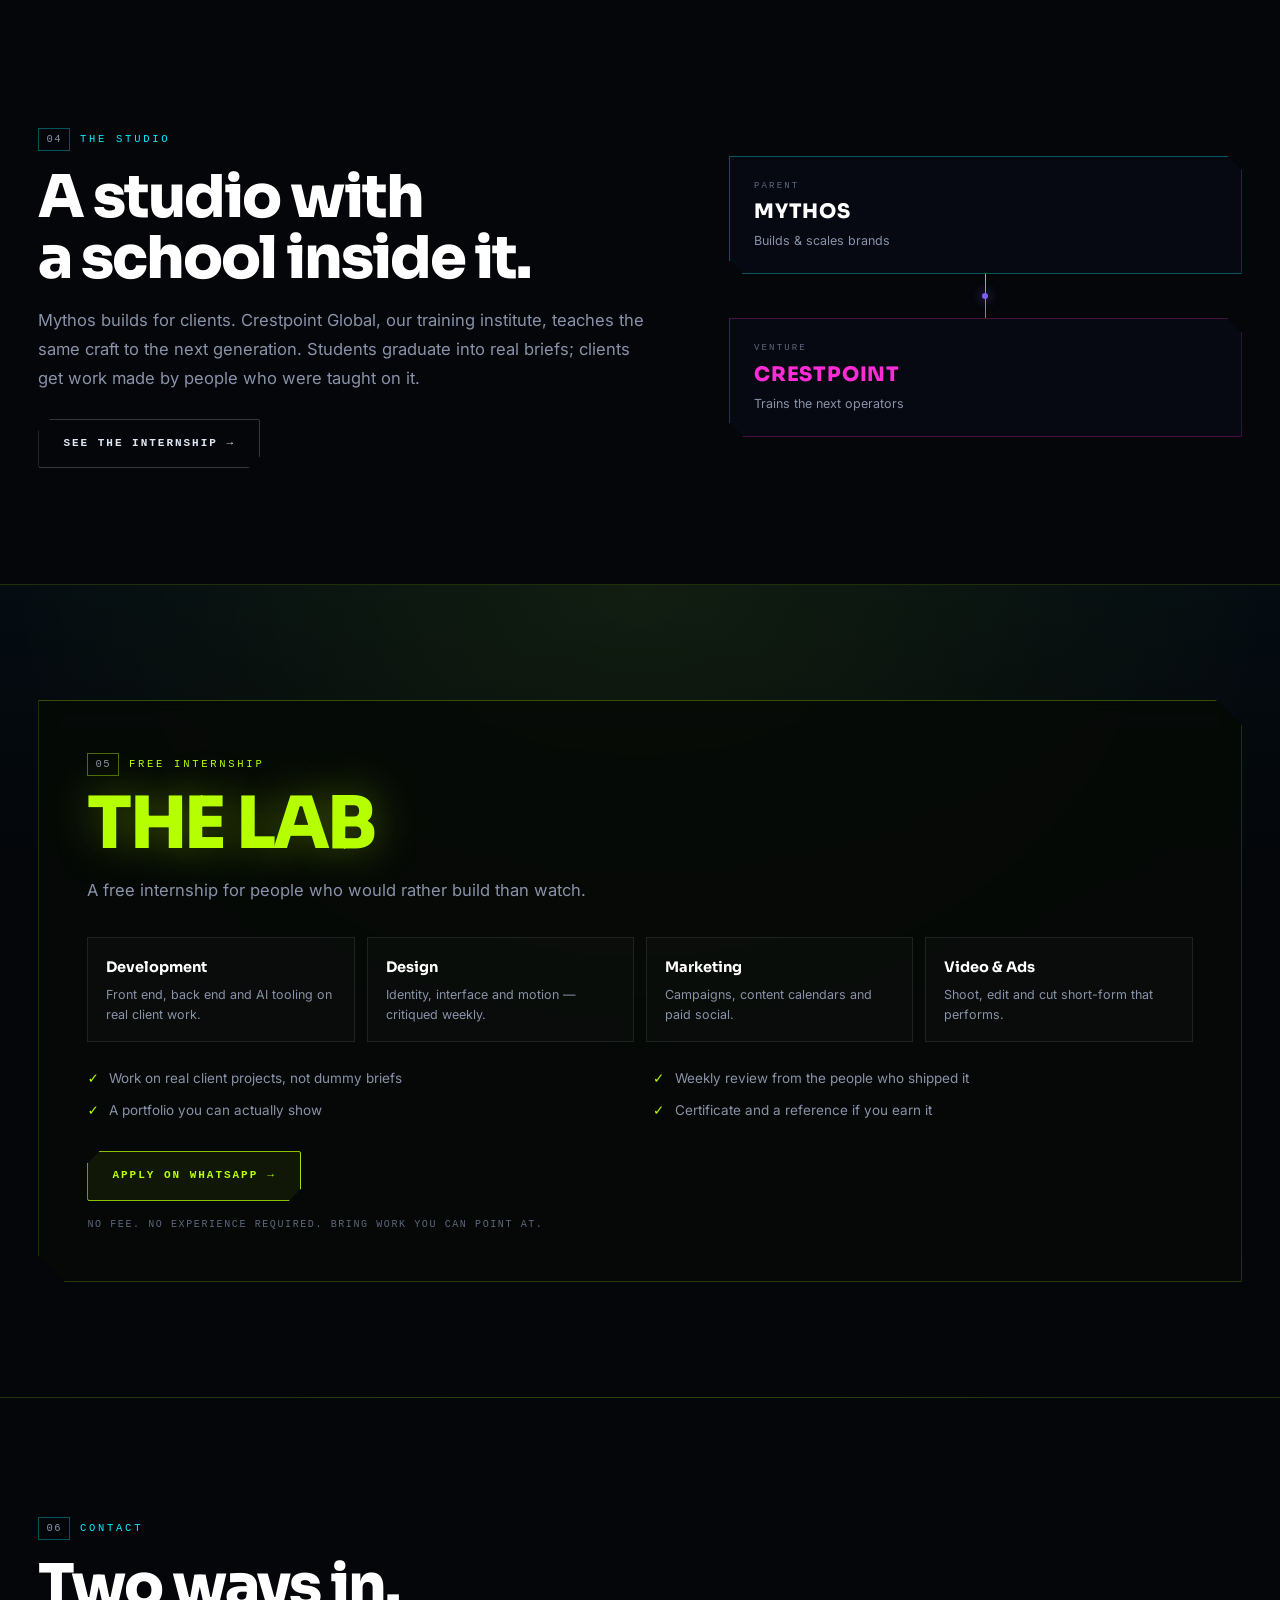
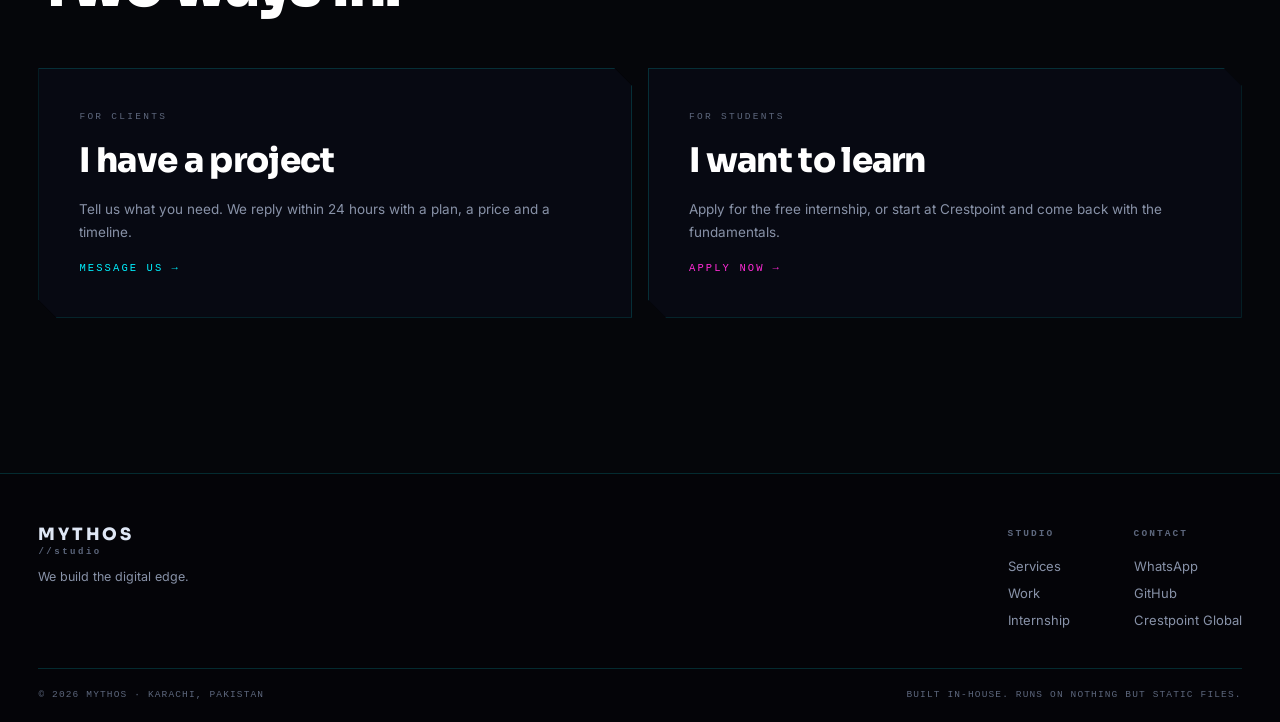
<file: mythos/index.html>
<!DOCTYPE html>
<html lang="en">
<head>
  <meta charset="UTF-8">
  <meta name="viewport" content="width=device-width, initial-scale=1.0">
  <title>MYTHOS — Technology, Brand &amp; Growth Studio</title>
  <meta name="description" content="Mythos is a Karachi-based technology and growth studio. Web &amp; app development, AI, cybersecurity, branding, social media, performance marketing and ad films — built in one studio.">
  <meta name="theme-color" content="#05060a">
  <meta property="og:title" content="MYTHOS — We build the digital edge.">
  <meta property="og:description" content="Software, AI, brand, marketing and content, engineered in one studio.">
  <meta property="og:type" content="website">
  <link rel="icon" href="assets/favicon.svg" type="image/svg+xml">
  <link rel="preload" href="assets/fonts/sora-800.woff2" as="font" type="font/woff2" crossorigin>
  <link rel="stylesheet" href="assets/fonts/fonts.css">
  <link rel="stylesheet" href="css/style.css">
</head>
<body>

  <!-- boot screen -->
  <div class="boot" id="boot" aria-hidden="true">
    <div class="boot__log" id="bootLog"></div>
  </div>

  <!-- 3D layer -->
  <canvas id="bg" aria-hidden="true"></canvas>
  <div class="grain" aria-hidden="true"></div>
  <div class="scanlines" aria-hidden="true"></div>
  <div class="vignette" aria-hidden="true"></div>

  <div class="progress" id="progress" aria-hidden="true"></div>

  <!-- header -->
  <header class="head" id="head">
    <div class="shell head__in">
      <a class="brand" href="#top" aria-label="Mythos home">
        <svg class="brand__mark" viewBox="0 0 40 44" aria-hidden="true">
          <path d="M20 1 38 11v22L20 43 2 33V11z" fill="none" stroke="currentColor" stroke-width="1.6"/>
          <path d="M11 30V16l9 8 9-8v14" fill="none" stroke="currentColor" stroke-width="2.2" stroke-linecap="round" stroke-linejoin="round"/>
        </svg>
        <span class="brand__txt">MYTHOS<em>//studio</em></span>
      </a>

      <nav class="nav" id="nav">
        <a href="#services">Services</a>
        <a href="#work">Work</a>
        <a href="#studio">Studio</a>
        <a href="#internship">Internship</a>
        <a href="#contact">Contact</a>
      </nav>

      <a class="btn btn--ghost head__cta" id="headCta" href="#contact">Start a project</a>

      <button class="burger" id="burger" aria-label="Open menu" aria-expanded="false" aria-controls="nav">
        <span></span><span></span><span></span>
      </button>
    </div>
  </header>

  <main id="top">

    <!-- HERO -->
    <section class="hero">
      <div class="shell hero__in">
        <p class="eyebrow"><span class="dot"></span> Technology · Brand · Growth</p>
        <h1 class="hero__title glitch" data-text="MYTHOS">MYTHOS</h1>
        <p class="hero__sub">
          We build the digital edge for ambitious brands — software, AI, marketing and
          content, engineered in one studio.
        </p>
        <div class="hero__cta">
          <a class="btn btn--neon" href="#contact">Start a project <span aria-hidden="true">→</span></a>
          <a class="btn btn--ghost" href="#internship">Apply for internship</a>
        </div>
        <dl class="stats" id="stats"></dl>
      </div>
      <a class="scrollcue" href="#services" aria-label="Scroll to services">
        <span>SCROLL</span><i></i>
      </a>
    </section>

    <!-- MARQUEE -->
    <div class="marquee" aria-hidden="true">
      <div class="marquee__track" id="marquee"></div>
    </div>

    <!-- SERVICES -->
    <section class="section" id="services">
      <div class="shell">
        <div class="sec-head" data-reveal>
          <p class="tag"><span>01</span> Capabilities</p>
          <h2 class="sec-title">Everything a brand needs,<br>under one roof.</h2>
          <p class="sec-sub">No handoffs between agencies. Strategy, design, build and growth sit in the same room — and the same repo.</p>
        </div>
        <div class="grid grid--services" id="servicesGrid"></div>
      </div>
    </section>

    <!-- WORK -->
    <section class="section" id="work">
      <div class="shell">
        <div class="sec-head" data-reveal>
          <p class="tag"><span>02</span> Selected work</p>
          <h2 class="sec-title">Shipped, not<br>slideshows.</h2>
          <p class="sec-sub">Open-source products and client builds. Every link opens something real.</p>
        </div>
        <div class="grid grid--work" id="workGrid"></div>
        <a class="more" id="ghLink" href="#" target="_blank" rel="noopener">All repositories on GitHub <span aria-hidden="true">↗</span></a>
      </div>
    </section>

    <!-- CASE STUDY -->
    <section class="section" id="case">
      <div class="shell">
        <article class="case" data-reveal id="caseCard"></article>
      </div>
    </section>

    <!-- PROCESS -->
    <section class="section" id="process">
      <div class="shell">
        <div class="sec-head" data-reveal>
          <p class="tag"><span>03</span> How we work</p>
          <h2 class="sec-title">Four stages.<br>No mystery.</h2>
        </div>
        <div class="process" id="processGrid"></div>
      </div>
    </section>

    <!-- STUDIO / VENTURES -->
    <section class="section" id="studio">
      <div class="shell">
        <div class="studio" data-reveal>
          <div class="studio__copy">
            <p class="tag"><span>04</span> The studio</p>
            <h2 class="sec-title">A studio with<br>a school inside it.</h2>
            <p class="sec-sub">
              Mythos builds for clients. Crestpoint Global, our training institute, teaches the
              same craft to the next generation. Students graduate into real briefs; clients get
              work made by people who were taught on it.
            </p>
            <a class="btn btn--ghost" href="#internship">See the internship →</a>
          </div>

          <div class="studio__map">
            <a class="node node--mythos" href="#top">
              <span class="node__k">Parent</span>
              <span class="node__n">MYTHOS</span>
              <span class="node__d">Builds &amp; scales brands</span>
            </a>
            <div class="link-line" aria-hidden="true"><span></span></div>
            <a class="node node--crest" id="crestNode" href="#" target="_blank" rel="noopener">
              <span class="node__k">Venture</span>
              <span class="node__n">CRESTPOINT</span>
              <span class="node__d">Trains the next operators</span>
            </a>
          </div>
        </div>
      </div>
    </section>

    <!-- INTERNSHIP -->
    <section class="section section--lab" id="internship">
      <div class="shell">
        <div class="lab" data-reveal>
          <div class="lab__head">
            <p class="tag tag--acid"><span>05</span> Free internship</p>
            <h2 class="sec-title">THE LAB</h2>
            <p class="sec-sub" id="labSub"></p>
          </div>
          <div class="lab__tracks" id="labTracks"></div>
          <ul class="lab__perks" id="labPerks"></ul>
          <a class="btn btn--acid" id="labCta" href="#" target="_blank" rel="noopener">Apply on WhatsApp <span aria-hidden="true">→</span></a>
          <p class="lab__note">No fee. No experience required. Bring work you can point at.</p>
        </div>
      </div>
    </section>

    <!-- CONTACT -->
    <section class="section" id="contact">
      <div class="shell">
        <div class="sec-head" data-reveal>
          <p class="tag"><span>06</span> Contact</p>
          <h2 class="sec-title">Two ways in.</h2>
        </div>
        <div class="contact">
          <a class="contact__card contact__card--hire" id="hireCard" href="#" target="_blank" rel="noopener">
            <span class="contact__k">For clients</span>
            <span class="contact__t">I have a project</span>
            <span class="contact__d">Tell us what you need. We reply within 24 hours with a plan, a price and a timeline.</span>
            <span class="contact__go">Message us <span aria-hidden="true">→</span></span>
          </a>
          <a class="contact__card contact__card--join" id="joinCard" href="#" target="_blank" rel="noopener">
            <span class="contact__k">For students</span>
            <span class="contact__t">I want to learn</span>
            <span class="contact__d">Apply for the free internship, or start at Crestpoint and come back with the fundamentals.</span>
            <span class="contact__go">Apply now <span aria-hidden="true">→</span></span>
          </a>
        </div>
      </div>
    </section>

  </main>

  <footer class="foot">
    <div class="shell foot__in">
      <div class="foot__brand">
        <span class="brand__txt">MYTHOS<em>//studio</em></span>
        <p id="footTag"></p>
      </div>
      <div class="foot__cols">
        <div>
          <h4>Studio</h4>
          <a href="#services">Services</a>
          <a href="#work">Work</a>
          <a href="#internship">Internship</a>
        </div>
        <div>
          <h4>Contact</h4>
          <a id="footWa" href="#" target="_blank" rel="noopener">WhatsApp</a>
          <a id="footGh" href="#" target="_blank" rel="noopener">GitHub</a>
          <a id="footSister" href="#" target="_blank" rel="noopener">Crestpoint Global</a>
        </div>
      </div>
    </div>
    <div class="shell foot__base">
      <span>© <span id="year"></span> Mythos · <span id="footLoc"></span></span>
      <span>Built in-house. Runs on nothing but static files.</span>
    </div>
  </footer>

  <noscript>
    <p style="padding:40px;color:#dfe7f5;font-family:system-ui">This site needs JavaScript for the 3D scene and content. Reach us on WhatsApp: 0323-7649278.</p>
  </noscript>

  <script src="assets/three/three.min.js" defer></script>
  <script src="js/data.js" defer></script>
  <script src="js/scene.js" defer></script>
  <script src="js/app.js" defer></script>
</body>
</html>
</file>
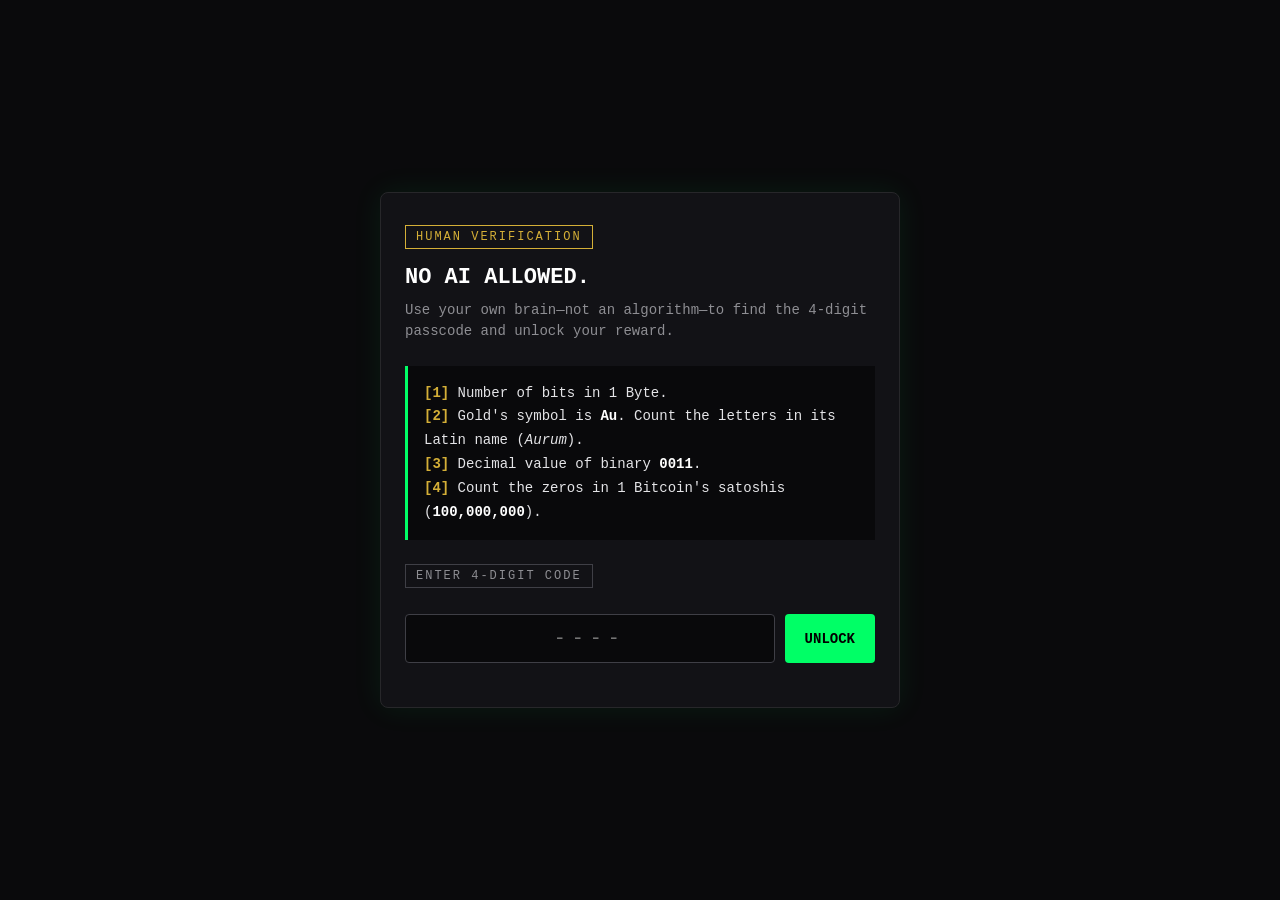
<file: no-ai/index.html>
<!DOCTYPE html>
<html lang="en">
<head>
  <meta charset="UTF-8">
  <meta name="viewport" content="width=device-width, initial-scale=1.0">
  <title>ACCESS TERMINAL | Decode Without AI — Crestpoint Global</title>
  <meta name="description" content="Crack the 4-digit code without AI and unlock your reward.">
  <meta name="robots" content="noindex, nofollow">
  <meta name="theme-color" content="#0a0a0c">
  <link rel="icon" href="/assets/favicon.svg" type="image/svg+xml">
  <!-- Warm the 3D engine while the visitor is still solving the puzzle, so the
       reward scene appears the moment they unlock. Never blocks the puzzle. -->
  <link rel="prefetch" href="/assets/three/three.min.js" as="script">
  <style>
    :root {
      --bg: #0a0a0c;
      --card: #121216;
      --gold: #d4af37;
      --green: #00ff66;
      --text: #e4e4e7;
      --muted: #8e8e93;
    }

    * { box-sizing: border-box; margin: 0; padding: 0; font-family: 'Courier New', Courier, monospace; }

    body {
      background-color: var(--bg);
      color: var(--text);
      display: flex;
      flex-direction: column;
      justify-content: center;
      align-items: center;
      min-height: 100vh;
      padding: 20px;
    }

    .terminal {
      background: var(--card);
      border: 1px solid #27272a;
      box-shadow: 0 0 30px rgba(0, 255, 102, 0.08);
      max-width: 520px;
      width: 100%;
      padding: 32px 24px;
      border-radius: 8px;
    }

    .badge {
      display: inline-block;
      border: 1px solid var(--gold);
      color: var(--gold);
      font-size: 12px;
      padding: 4px 10px;
      letter-spacing: 2px;
      margin-bottom: 16px;
    }

    h1 { font-size: 22px; margin-bottom: 10px; color: #fff; }
    p.subtitle { font-size: 14px; color: var(--muted); line-height: 1.5; margin-bottom: 24px; }

    .riddle-box {
      background: #09090b;
      border-left: 3px solid var(--green);
      padding: 16px;
      margin-bottom: 24px;
      font-size: 14px;
      line-height: 1.7;
    }

    .riddle-box span { color: var(--gold); font-weight: bold; }
    .riddle-box b { color: #fff; }

    .input-group { display: flex; gap: 10px; margin-bottom: 12px; }

    input[type="text"] {
      flex: 1;
      min-width: 0;
      background: #09090b;
      border: 1px solid #3f3f46;
      color: var(--green);
      font-size: 20px;
      letter-spacing: 6px;
      text-align: center;
      padding: 12px;
      border-radius: 4px;
      outline: none;
      transition: border-color .2s, box-shadow .2s;
    }

    input[type="text"]:focus { border-color: var(--green); box-shadow: 0 0 0 3px rgba(0,255,102,.12); }

    button {
      background: var(--green);
      color: #000;
      border: none;
      padding: 12px 20px;
      font-weight: bold;
      font-size: 14px;
      cursor: pointer;
      border-radius: 4px;
      text-transform: uppercase;
      transition: 0.2s;
      font-family: inherit;
    }

    button:hover { background: #00cc52; }
    button:focus-visible { outline: 2px solid var(--gold); outline-offset: 2px; }

    .error { color: #ef4444; font-size: 13px; display: none; margin-top: 8px; }

    .sr-only {
      position: absolute; width: 1px; height: 1px; padding: 0; margin: -1px;
      overflow: hidden; clip: rect(0 0 0 0); white-space: nowrap; border: 0;
    }

    /* ==========================================================
       SELECTION SCENE — full-screen 3D, no text on the pills
       ========================================================== */
    #reward-screen {
      position: fixed;
      inset: 0;
      z-index: 60;
      display: none;
      overflow: hidden;
      outline: none;
      background:
        radial-gradient(75% 65% at 50% 44%, #0a1020 0%, #05070d 52%, #020306 100%);
    }
    #reward-screen.is-on { display: block; animation: selectIn .5s ease both; }

    #pill3d {
      position: absolute;
      inset: 0;
      width: 100%;
      height: 100%;
      display: block;
    }

    /* ---------- hacking / cyberpunk backdrop ---------- */
    #rain, #rainFront {
      position: absolute; inset: 0;
      width: 100%; height: 100%;
      display: block;
      pointer-events: none;
    }
    /* `lighten` melts the figure's pure-black backdrop into the page, so the
       rain reads as falling behind the man while staying continuous */
    #rain { opacity: .85; mix-blend-mode: lighten; }
    #rainFront { opacity: .3; filter: blur(1.3px); mix-blend-mode: lighten; }

    .morpheus {
      position: absolute; inset: 0;
      pointer-events: none;
    }

    .m-glitch { position: absolute; inset: 0; }
    /* the figure is a still photograph, and the 3D pills are locked to its
       palms, so it must never translate or scale while a visitor chooses.
       `lighten` melts its near-black backdrop into the page glow, leaving no
       visible panel edge, and the fade lives here so the blend is never
       isolated by a parent's opacity. */
    .m-photo {
      position: absolute; inset: 0;
      width: 100%; height: 100%;
      object-fit: contain;
      object-position: center bottom;
      opacity: 0;
      transition: opacity 1.2s ease .1s;
      mix-blend-mode: lighten;
      pointer-events: none;
      user-select: none;
      -webkit-user-drag: none;
    }
    #reward-screen.is-on .m-photo { opacity: 1; }

    /* datamosh hiccup: clips and recolours only, so the palms hold still */
    .morpheus.glitch .m-photo { animation: glitchClip .38s steps(2, end) 1; }

    @keyframes glitchClip {
      0%   { clip-path: inset(0); filter: none; }
      22%  { clip-path: inset(9% 0 46% 0); filter: hue-rotate(24deg) saturate(1.5) brightness(1.12); }
      46%  { clip-path: inset(58% 0 6% 0); filter: hue-rotate(-18deg) brightness(.92); }
      72%  { clip-path: inset(31% 0 29% 0); filter: none; }
      100% { clip-path: inset(0); filter: none; }
    }

    .select-glow {
      position: absolute; inset: 0; pointer-events: none;
      background: radial-gradient(42% 34% at 50% 50%, rgba(90,140,255,.10), transparent 72%);
    }
    .select-vignette {
      position: absolute; inset: 0; pointer-events: none;
      background: radial-gradient(72% 66% at 50% 48%, transparent 40%, rgba(2,3,6,.88) 100%);
    }
    .select-scan {
      position: absolute; inset: 0; pointer-events: none; opacity: .5;
      background: repeating-linear-gradient(180deg, rgba(255,255,255,.03) 0 1px, transparent 1px 3px);
      mix-blend-mode: overlay;
    }

    /* invisible hit targets that track the projected pills */
    .pill-hit {
      position: absolute; left: 0; top: 0;
      width: clamp(78px, 11vmin, 132px);
      height: clamp(78px, 11vmin, 132px);
      transform: translate(-50%, -50%);
      border-radius: 50%;
      cursor: pointer;
      outline: none;
      -webkit-tap-highlight-color: transparent;
    }
    .pill-hit:focus-visible {
      outline: 2px solid rgba(255,255,255,.75);
      outline-offset: 8px;
      border-radius: 999px;
      box-shadow: 0 0 0 10px rgba(255,255,255,.05);
    }

    .select-loader {
      position: absolute; inset: 0;
      display: grid; place-items: center;
      pointer-events: none;
    }
    .select-loader i {
      display: block;
      width: 34px; height: 34px;
      border-radius: 50%;
      border: 1px solid rgba(120,170,255,.22);
      border-top-color: rgba(130,205,255,.9);
      animation: spin 1s linear infinite;
    }

    /* if WebGL is unavailable: two small blank pills sitting in the palms */
    .select-fallback {
      position: absolute; inset: 0;
    }
    /* the author `display:flex` above beats the UA [hidden] rule, so be explicit */
    .select-fallback[hidden] { display: none; }
    .fb-pill {
      position: absolute;
      width: clamp(30px, 4.4vmin, 46px);
      height: clamp(58px, 8.6vmin, 92px);
      border-radius: 999px;
      transform: translate(-50%, -50%) rotate(var(--fb-tilt, 14deg));
      transition: transform .3s, box-shadow .3s;
    }
    .fb-pill--red {
      left: 35.5%; top: 84.8%;
      --fb-tilt: -16deg;
      background: radial-gradient(60% 50% at 35% 22%, #ff7a80, #b3121f 55%, #4a0207 100%);
      box-shadow: 0 0 46px -8px rgba(255,45,70,.85), inset 0 -9px 24px rgba(0,0,0,.55);
    }
    .fb-pill--blue {
      left: 63.1%; top: 84.8%;
      --fb-tilt: 16deg;
      background: radial-gradient(60% 50% at 35% 22%, #8cbcff, #1445c4 55%, #03123f 100%);
      box-shadow: 0 0 46px -8px rgba(45,120,255,.85), inset 0 -9px 24px rgba(0,0,0,.55);
    }
    .fb-pill:hover { transform: translate(-50%, -50%) rotate(var(--fb-tilt, 14deg)) scale(1.1); }
    .fb-pill:focus-visible { outline: 2px solid #fff; outline-offset: 6px; }

    @keyframes selectIn { from { opacity: 0 } to { opacity: 1 } }
    @keyframes spin { to { transform: rotate(360deg) } }

    @media (prefers-reduced-motion: reduce) {
      #reward-screen { animation: none; }
      * { transition: none !important; }
      .select-loader i { animation-duration: 3s; }
      .morpheus.glitch .m-photo { animation: none; }
    }

    /* portrait / phone: the contained photo sits centred on the bottom edge,
       which keeps both open palms on screen */
    @media (max-aspect-ratio: 1/1) {
      .fb-pill--red  { left: 20.2%; top: 91.0%; }
      .fb-pill--blue { left: 76.9%; top: 91.0%; }
    }

    @media (max-width: 420px) {
      .terminal { padding: 26px 18px; }
      .input-group { flex-direction: column; }
      button { padding: 14px; }
    }
  </style>
</head>
<body>

  <main class="terminal" id="terminal">
    <!-- LOCKED CHALLENGE VIEW -->
    <div id="puzzle-screen">
      <div class="badge">HUMAN VERIFICATION</div>
      <h1>NO AI ALLOWED.</h1>
      <p class="subtitle">Use your own brain—not an algorithm—to find the 4-digit passcode and unlock your reward.</p>

      <div class="riddle-box">
        <div><span>[1]</span> Number of bits in 1 Byte.</div>
        <div><span>[2]</span> Gold's symbol is <b>Au</b>. Count the letters in its Latin name (<i>Aurum</i>).</div>
        <div><span>[3]</span> Decimal value of binary <b>0011</b>.</div>
        <div><span>[4]</span> Count the zeros in 1 Bitcoin's satoshis (<b>100,000,000</b>).</div>
      </div>

      <label for="code-input" class="badge" style="border-color:#3f3f46;color:var(--muted)">ENTER 4-DIGIT CODE</label>
      <div class="input-group">
        <input type="text" id="code-input" maxlength="4" placeholder="----"
               inputmode="numeric" pattern="[0-9]*" autocomplete="off"
               aria-describedby="error-msg" style="margin-top:10px">
        <button type="button" id="unlock-btn" style="margin-top:10px">Unlock</button>
      </div>
      <div class="error" id="error-msg" role="alert" aria-live="polite">ACCESS DENIED. Think again without AI.</div>
    </div>
  </main>

  <!-- UNLOCKED: cinematic pill selection -->
  <section id="reward-screen" tabindex="-1" aria-label="Choose a path">
    <!-- the figure first, then the code rain blended over its black backdrop,
         then the 3D pills crisp on top of everything -->
    <div class="morpheus" id="morpheus" aria-hidden="true">
      <div class="m-glitch">
        <img class="m-photo" id="mPhoto" src="/assets/images/morpheus.webp?v=2"
             alt="" width="896" height="1152" decoding="async" draggable="false">
      </div>
    </div>

    <canvas id="rain" aria-hidden="true"></canvas>
    <canvas id="rainFront" aria-hidden="true"></canvas>

    <canvas id="pill3d" aria-hidden="true"></canvas>

    <div class="select-glow" aria-hidden="true"></div>
    <div class="select-vignette" aria-hidden="true"></div>
    <div class="select-scan" aria-hidden="true"></div>

    <a class="pill-hit" id="hitRed" href="https://crestpointglobal.github.io/"
       aria-label="Enter Crestpoint Global — training institute"></a>
    <a class="pill-hit" id="hitBlue" href="https://crestpointglobal.github.io/mythos/"
       aria-label="Enter Mythos — technology and growth studio"></a>

    <div class="select-loader" id="selectLoader" aria-hidden="true"><i></i></div>

    <div class="select-fallback" id="selectFallback" hidden>
      <a class="fb-pill fb-pill--red" href="https://crestpointglobal.github.io/"
         aria-label="Enter Crestpoint Global — training institute"></a>
      <a class="fb-pill fb-pill--blue" href="https://crestpointglobal.github.io/mythos/"
         aria-label="Enter Mythos — technology and growth studio"></a>
    </div>

    <p class="sr-only" id="selectA11y" aria-live="polite"></p>
  </section>

  <script>
  (function () {
    "use strict";

    var SECRET_CODE = "8538";
    var CP_URL = "https://crestpointglobal.github.io/";
    var MY_URL = "https://crestpointglobal.github.io/mythos/";

    var puzzleScreen = document.getElementById("puzzle-screen");
    var rewardScreen = document.getElementById("reward-screen");
    var input = document.getElementById("code-input");
    var errorMsg = document.getElementById("error-msg");
    var selectA11y = document.getElementById("selectA11y");
    var loader = document.getElementById("selectLoader");
    var fallback = document.getElementById("selectFallback");
    var hitRed = document.getElementById("hitRed");
    var hitBlue = document.getElementById("hitBlue");
    var morph = document.getElementById("morpheus");

    /* ---------------- unlock ---------------- */

    function unlock() {
      puzzleScreen.style.display = "none";
      rewardScreen.classList.add("is-on");
      document.body.style.overflow = "hidden";
      try { sessionStorage.setItem("cp_unlocked", "1"); } catch (e) {}
      selectA11y.textContent =
        "Access granted. Two paths: Crestpoint on the left, Mythos on the right.";
      rewardScreen.focus();
      bootBackground();
      bootPills();
    }

    function checkCode() {
      var userInput = input.value.replace(/\D/g, "");
      input.value = userInput;

      if (userInput === SECRET_CODE) {
        errorMsg.style.display = "none";
        unlock();
      } else {
        errorMsg.style.display = "block";
        input.setAttribute("aria-invalid", "true");
        input.focus();
        input.select();
      }
    }

    input.addEventListener("input", function () {
      this.value = this.value.replace(/\D/g, "").slice(0, 4);
      if (this.value.length < 4) {
        errorMsg.style.display = "none";
        this.removeAttribute("aria-invalid");
      }
    });

    input.addEventListener("keypress", function (e) {
      if (e.key === "Enter") { e.preventDefault(); checkCode(); }
    });

    document.getElementById("unlock-btn").addEventListener("click", checkCode);

    try {
      if (sessionStorage.getItem("cp_unlocked") === "1") { unlock(); }
    } catch (e) {}

    /* ---------------- hacking backdrop: canvas code rain ---------------- */

    var RAIN_CHARS = "01ABCDEF0123456789<>{}[]#$%&*+=/|~^;:!?01";
    var rainLayers = [];
    var rainStarted = false;

    function makeRain(canvas, cfg) {
      var ctx = canvas.getContext("2d");
      var dpr = Math.min(window.devicePixelRatio || 1, 2);
      var W = 0, H = 0, cols = 0, y = [], sp = [], tint = [];

      function reset() {
        W = canvas.clientWidth || window.innerWidth;
        H = canvas.clientHeight || window.innerHeight;
        canvas.width = Math.round(W * dpr);
        canvas.height = Math.round(H * dpr);
        ctx.setTransform(dpr, 0, 0, dpr, 0, 0);
        cols = Math.max(1, Math.ceil(W / cfg.size));
        for (var i = 0; i < cols; i++) {
          y[i] = Math.random() * H;
          sp[i] = cfg.speed * (0.6 + Math.random() * 0.8);
          tint[i] = cfg.tints[(Math.random() * cfg.tints.length) | 0];
        }
        ctx.clearRect(0, 0, W, H);
      }

      function frame(dt) {
        /* erase with alpha so the canvas stays transparent over the page */
        ctx.globalCompositeOperation = "destination-out";
        ctx.fillStyle = "rgba(0,0,0," + cfg.fade + ")";
        ctx.fillRect(0, 0, W, H);
        ctx.globalCompositeOperation = "source-over";

        ctx.font = cfg.size + "px 'Courier New', monospace";
        ctx.textBaseline = "top";

        for (var i = 0; i < cols; i++) {
          var x = i * cfg.size;
          var gy = y[i];
          if (gy > -cfg.size * 3 && gy < H) {
            ctx.fillStyle = tint[i];
            ctx.globalAlpha = 0.5;
            ctx.fillText(RAIN_CHARS.charAt((Math.random() * RAIN_CHARS.length) | 0), x, gy - cfg.size * 2);
            ctx.globalAlpha = 0.9;
            ctx.fillText(RAIN_CHARS.charAt((Math.random() * RAIN_CHARS.length) | 0), x, gy - cfg.size);
            ctx.globalAlpha = 1;
            ctx.fillStyle = "#e6feff";
            ctx.fillText(RAIN_CHARS.charAt((Math.random() * RAIN_CHARS.length) | 0), x, gy);
          }
          y[i] += sp[i] * dt;
          if (y[i] > H + cfg.size * 3) {
            y[i] = -cfg.size * (2 + Math.random() * 16);
            sp[i] = cfg.speed * (0.6 + Math.random() * 0.8);
            tint[i] = cfg.tints[(Math.random() * cfg.tints.length) | 0];
          }
        }
        ctx.globalAlpha = 1;
      }

      return { reset: reset, frame: frame };
    }

    function bootBackground() {
      if (rainStarted) {
        for (var r = 0; r < rainLayers.length; r++) rainLayers[r].reset();
        return;
      }
      var back = document.getElementById("rain");
      var front = document.getElementById("rainFront");
      if (!back || !front) return;
      rainStarted = true;

      var reduced = window.matchMedia("(prefers-reduced-motion: reduce)").matches;
      var NEON = ["#19e3ff", "#19e3ff", "#00ff9c", "#7b5cff", "#b6ff00"];

      rainLayers = [
        makeRain(back, { size: 16, speed: 46, fade: 0.075, tints: NEON }),
        makeRain(front, { size: 27, speed: 82, fade: 0.11, tints: ["#19e3ff", "#ff2bd6"] })
      ];
      for (var k = 0; k < rainLayers.length; k++) rainLayers[k].reset();

      if (reduced) {
        for (var s = 0; s < 14; s++) {
          for (var j = 0; j < rainLayers.length; j++) rainLayers[j].frame(1 / 30);
        }
        return;
      }

      var last = performance.now();
      var acc = 0;

      (function loop(now) {
        requestAnimationFrame(loop);
        var dt = Math.min((now - last) / 1000, 0.1);
        last = now;
        acc += dt;
        if (acc < 1 / 34) return;   /* it is a backdrop; do not chase 60fps */
        var step = acc;
        acc = 0;
        for (var j = 0; j < rainLayers.length; j++) rainLayers[j].frame(step);
      })(last);

      /* the occasional digital hiccup */
      setInterval(function () {
        if (!morph || document.hidden) return;
        morph.classList.add("glitch");
        setTimeout(function () { morph.classList.remove("glitch"); }, 400);
      }, 5200);
    }

    /* no pointer drift on the figure: the 3D pills are pinned to its palms,
       so any image movement would tear them apart */

    var rainResize = 0;
    window.addEventListener("resize", function () {
      clearTimeout(rainResize);
      rainResize = setTimeout(function () {
        for (var i = 0; i < rainLayers.length; i++) rainLayers[i].reset();
      }, 200);
    });

    /* ---------------- load Three.js only when needed ---------------- */

    var booted = false;

    function showFallback() {
      if (window.__pillsLive) return;
      if (loader) loader.style.display = "none";
      if (fallback) fallback.hidden = false;
    }

    function bootPills() {
      if (booted) return;
      booted = true;

      var s = document.createElement("script");
      s.src = "/assets/three/three.min.js";
      s.async = true;
      s.onload = function () {
        try { initPills(); }
        catch (e) { showFallback(); }
      };
      s.onerror = showFallback;
      document.head.appendChild(s);

      setTimeout(showFallback, 12000);
    }

    /* ---------------- the 3D scene ---------------- */

    function initPills() {
      var THREE = window.THREE;
      var canvas = document.getElementById("pill3d");
      if (!THREE || !canvas) { showFallback(); return; }

      var reduced = window.matchMedia("(prefers-reduced-motion: reduce)").matches;
      var renderer;

      try {
        renderer = new THREE.WebGLRenderer({
          canvas: canvas,
          antialias: true,
          alpha: true,
          powerPreference: "high-performance"
        });
      } catch (e) { showFallback(); return; }

      window.__pillsLive = true;
      if (loader) loader.style.display = "none";
      if (fallback) fallback.hidden = true;

      renderer.setPixelRatio(Math.min(window.devicePixelRatio || 1, 2));
      if (THREE.sRGBEncoding !== undefined) renderer.outputEncoding = THREE.sRGBEncoding;
      renderer.toneMapping = THREE.ACESFilmicToneMapping;
      renderer.toneMappingExposure = 0.92;

      var scene = new THREE.Scene();
      scene.fog = new THREE.FogExp2(0x05070c, 0.042);

      var camera = new THREE.PerspectiveCamera(45, 1, 0.1, 120);
      camera.position.set(0, 0.12, 5.6);
      camera.lookAt(0, 0, 0);

      /* ---- studio environment for glossy reflections ---- */
      scene.environment = buildEnv(renderer);

      function buildEnv(r) {
        var env = new THREE.Scene();
        env.background = new THREE.Color(0x04060b);
        env.add(new THREE.Mesh(
          new THREE.BoxGeometry(30, 30, 30),
          new THREE.MeshBasicMaterial({ color: 0x04060b, side: THREE.BackSide })
        ));

        function panel(color, intensity, x, y, z, w, h) {
          var m = new THREE.MeshBasicMaterial({ color: color, side: THREE.DoubleSide });
          m.color.multiplyScalar(intensity);
          var p = new THREE.Mesh(new THREE.PlaneGeometry(w, h), m);
          p.position.set(x, y, z);
          p.lookAt(0, 0, 0);
          env.add(p);
        }

        panel(0xffffff, 1.5, 0, 10, 4, 12, 6);   // top strip
        panel(0x2f6bff, 1.1, -8, 2, 2, 5, 9);    // cool left
        panel(0xff2b3c, 0.95, 8, 1, 2, 5, 9);    // warm right
        panel(0x00f0ff, 0.55, 0, -6, -8, 10, 5); // floor bounce

        var pmrem = new THREE.PMREMGenerator(r);
        var rt = pmrem.fromScene(env, 0.04);
        pmrem.dispose();
        return rt.texture;
      }

      /* ---- lights ---- */
      scene.add(new THREE.AmbientLight(0x141d2c, 0.35));

      var key = new THREE.DirectionalLight(0xffffff, 0.9);
      key.position.set(2.5, 5, 4);
      scene.add(key);

      var rim = new THREE.DirectionalLight(0x6ec6ff, 0.85);
      rim.position.set(-4, 2, -5);
      scene.add(rim);

      var redLight = new THREE.PointLight(0xff2233, 1.3, 0.8, 2);
      scene.add(redLight);

      var blueLight = new THREE.PointLight(0x2f7bff, 1.3, 0.8, 2);
      scene.add(blueLight);

      /* ---- pill factory ---- */
      function makePill(bodyColor, emissive, seamColor, sheenColor) {
        var g = new THREE.Group();

        var mat = new THREE.MeshPhysicalMaterial({
          color: bodyColor,
          roughness: 0.3,
          metalness: 0.02,
          clearcoat: 1.0,
          clearcoatRoughness: 0.12,
          emissive: emissive,
          emissiveIntensity: 0.08,
          sheen: 0.45,
          sheenColor: new THREE.Color(sheenColor),
          sheenRoughness: 0.45,
          envMapIntensity: 0.55
        });

        var body = new THREE.Mesh(new THREE.CapsuleGeometry(0.40, 0.86, 24, 48), mat);
        g.add(body);

        var seam = new THREE.Mesh(
          new THREE.TorusGeometry(0.402, 0.012, 10, 72),
          new THREE.MeshStandardMaterial({ color: seamColor, roughness: 0.55, metalness: 0.1 })
        );
        seam.rotation.x = Math.PI / 2;
        g.add(seam);

        g.userData.mat = mat;
        return g;
      }

      /* ---- soft glow sprite ---- */
      function glowTexture() {
        var c = document.createElement("canvas");
        c.width = c.height = 128;
        var ctx = c.getContext("2d");
        var grd = ctx.createRadialGradient(64, 64, 0, 64, 64, 64);
        grd.addColorStop(0, "rgba(255,255,255,1)");
        grd.addColorStop(0.28, "rgba(255,255,255,.42)");
        grd.addColorStop(1, "rgba(255,255,255,0)");
        ctx.fillStyle = grd;
        ctx.fillRect(0, 0, 128, 128);
        return new THREE.CanvasTexture(c);
      }
      var glowTex = glowTexture();

      function addGlow(color) {
        var sprite = new THREE.Sprite(new THREE.SpriteMaterial({
          map: glowTex,
          color: color,
          transparent: true,
          opacity: 0.42,
          blending: THREE.AdditiveBlending,
          depthWrite: false
        }));
        sprite.scale.set(2.5, 2.5, 1);
        sprite.position.z = -0.55;
        return sprite;
      }

      /* ---- the two pills ---- */
      var redPivot = new THREE.Group();
      var redPill = makePill(0x8e0a15, 0x2a0004, 0x5c0a10, 0xff3b48);
      redPivot.add(redPill);
      redPivot.add(addGlow(0xff2036));
      redPill.rotation.set(0.34, -0.32, 0.96);
      scene.add(redPivot);

      var bluePivot = new THREE.Group();
      var bluePill = makePill(0x0d33a8, 0x020a2e, 0x0a1f5a, 0x3f8dff);
      bluePivot.add(bluePill);
      bluePivot.add(addGlow(0x2f7bff));
      bluePill.rotation.set(0.34, 0.32, -0.96);
      scene.add(bluePivot);

      /* ---- no floor, no spotlight cone: the photograph supplies the ground
         and the light, so anything big down here would dwarf the pills ---- */

      /* ---- dust ---- */
      var DUST = 240;
      var dustPos = new Float32Array(DUST * 3);
      for (var i = 0; i < DUST; i++) {
        dustPos[i * 3] = (Math.random() - 0.5) * 15;
        dustPos[i * 3 + 1] = (Math.random() - 0.5) * 8;
        dustPos[i * 3 + 2] = (Math.random() - 0.5) * 9 - 2;
      }
      var dustGeo = new THREE.BufferGeometry();
      dustGeo.setAttribute("position", new THREE.BufferAttribute(dustPos, 3));
      var dust = new THREE.Points(dustGeo, new THREE.PointsMaterial({
        size: 0.018,
        color: 0x9fc6ff,
        transparent: true,
        opacity: 0.5,
        blending: THREE.AdditiveBlending,
        depthWrite: false
      }));
      scene.add(dust);

      /* ---- camera + pill placement ------------------------------------
         The pills live in the palms of a still photograph. Read the photo's
         rendered rectangle, unproject the two palm points onto the z = 0
         plane, and drop a pill there. Nothing else moves, so they stay put. */
      var W = 1, H = 1;
      var photo = document.getElementById("mPhoto");

      var L_PALM_X = 0.202, R_PALM_X = 0.769, PALM_Y = 0.848;
      var pillScale = 0.17;   /* pivot scale — the capsule body is 1.66 units tall */
      var floatAmp = 0.01;    /* world units of idle bob */

      var redBase = new THREE.Vector3();
      var blueBase = new THREE.Vector3();

      /* ---- hit targets follow the projected pills ---- */
      var hits = [
        { el: hitRed, pivot: redPivot },
        { el: hitBlue, pivot: bluePivot }
      ];
      var v = new THREE.Vector3();

      function updateHits() {
        for (var k = 0; k < hits.length; k++) {
          v.copy(hits[k].pivot.position);
          v.project(camera);
          var x = (v.x * 0.5 + 0.5) * W;
          var y = (-v.y * 0.5 + 0.5) * H;
          hits[k].el.style.transform =
            "translate3d(" + x.toFixed(1) + "px," + y.toFixed(1) + "px,0) translate(-50%,-50%)";
        }
      }

      /* rectangle of the *rendered* image inside an object-fit: contain box */
      function photoRect() {
        var b = photo.getBoundingClientRect();
        var ar = (photo.naturalWidth || 896) / (photo.naturalHeight || 1152);
        var w = b.width, h = b.height, x = b.left, y = b.top;
        if (w / h > ar) { w = h * ar; x += (b.width - w) / 2; }
        else { h = w / ar; y += b.height - h; }   /* anchored to the bottom */
        return { x: x, y: y, w: w, h: h };
      }

      /* screen pixels -> a point on the z = 0 plane */
      function toPlane(sx, sy, out) {
        out.set((sx / W) * 2 - 1, -(sy / H) * 2 + 1, 0.5).unproject(camera);
        out.sub(camera.position).normalize();
        var t = -camera.position.z / (out.z || -1);
        return out.multiplyScalar(t).add(camera.position);
      }

      function layoutPills() {
        if (!photo) return;
        W = canvas.clientWidth || window.innerWidth;
        H = canvas.clientHeight || window.innerHeight;

        /* unproject/project read the camera matrices, which only refresh on
           render — make sure they are current before placing anything */
        camera.updateMatrixWorld(true);
        camera.matrixWorldInverse.copy(camera.matrixWorld).invert();

        var r = photoRect();

        /* world size of one screen pixel on the z = 0 plane */
        var worldH = 2 * Math.tan((camera.fov * Math.PI / 180) / 2) * camera.position.z;
        var perPx = worldH / H;

        /* the pill should read as roughly 8% of the figure's width */
        pillScale = Math.max(0.085, (r.w * 0.082 * perPx) / 1.66);
        floatAmp = Math.max(0.005, perPx * 2.4);

        toPlane(r.x + r.w * L_PALM_X, r.y + r.h * PALM_Y, redBase);
        toPlane(r.x + r.w * R_PALM_X, r.y + r.h * PALM_Y, blueBase);

        redPivot.position.copy(redBase);
        bluePivot.position.copy(blueBase);

        /* the coloured kickers sit just above and in front of each pill, so the
           falloff stays on the pill and never washes the photograph */
        var off = perPx * 16;
        redLight.position.set(redBase.x, redBase.y + off * 0.55, redBase.z + off * 1.6);
        blueLight.position.set(blueBase.x, blueBase.y + off * 0.55, blueBase.z + off * 1.6);
        redLight.distance = blueLight.distance = perPx * 170;

        updateHits();
      }

      function resize() {
        W = canvas.clientWidth || window.innerWidth;
        H = canvas.clientHeight || window.innerHeight;
        renderer.setPixelRatio(Math.min(window.devicePixelRatio || 1, 2));
        renderer.setSize(W, H, false);

        camera.aspect = W / H;
        camera.position.set(0, 0, 5.6);   /* fixed: no parallax, pills stay in the palms */
        camera.lookAt(0, 0, 0);
        camera.updateProjectionMatrix();

        layoutPills();
      }
      window.addEventListener("resize", resize);
      window.addEventListener("orientationchange", resize);
      if (photo && (!photo.complete || !photo.naturalWidth)) {
        photo.addEventListener("load", resize);
        photo.addEventListener("error", resize);
      }
      resize();

      /* ---- hover / focus ---- */
      var hovered = null;

      hits.forEach(function (h) {
        h.el.addEventListener("mouseenter", function () { hovered = h.pivot; });
        h.el.addEventListener("mouseleave", function () { if (hovered === h.pivot) hovered = null; });
        h.el.addEventListener("focus", function () { hovered = h.pivot; });
        h.el.addEventListener("blur", function () { if (hovered === h.pivot) hovered = null; });
      });

      /* ---- choose ---- */
      var choosing = null;

      function choose(pivot, url) {
        if (choosing) return;
        choosing = { pivot: pivot, t: 0 };
        /* the push-in is decoration: skip it entirely for reduced motion */
        setTimeout(function () { window.location.href = url; }, reduced ? 0 : 620);
      }

      [
        [hitRed, redPivot, CP_URL],
        [hitBlue, bluePivot, MY_URL]
      ].forEach(function (t) {
        t[0].addEventListener("click", function (e) {
          if (e.metaKey || e.ctrlKey || e.shiftKey || e.altKey || e.button !== 0) return;
          e.preventDefault();
          choose(t[1], t[2]);
        });
      });

      /* ---- loop ---- */
      var clock = new THREE.Clock();
      var sRed = 1, sBlue = 1;

      function tick() {
        var dt = Math.min(clock.getDelta(), 0.05);
        var t = clock.elapsedTime;
        var sway = reduced ? 0 : 1;

        /* idle bob — added on top of the palm anchor, never replacing it */
        redPivot.position.set(
          redBase.x, redBase.y + Math.sin(t * 0.8) * floatAmp * sway, redBase.z);
        bluePivot.position.set(
          blueBase.x, blueBase.y + Math.sin(t * 0.8 + 1.7) * floatAmp * sway, blueBase.z);

        redPill.rotation.y = -0.32 + Math.sin(t * 0.45) * 0.16 * sway;
        bluePill.rotation.y = 0.32 + Math.sin(t * 0.45 + 2.1) * 0.16 * sway;
        redPill.rotation.z = 0.96 + Math.sin(t * 0.6) * 0.035 * sway;
        bluePill.rotation.z = -0.96 - Math.sin(t * 0.6 + 0.8) * 0.035 * sway;

        /* hover response — the pills are small, so they lift generously */
        var tRed = hovered === redPivot ? 1.5 : (hovered ? 0.94 : 1);
        var tBlue = hovered === bluePivot ? 1.5 : (hovered ? 0.94 : 1);
        sRed += (tRed - sRed) * 0.14;
        sBlue += (tBlue - sBlue) * 0.14;

        redPill.userData.mat.emissiveIntensity = 0.08 + (hovered === redPivot ? 0.5 : 0);
        bluePill.userData.mat.emissiveIntensity = 0.08 + (hovered === bluePivot ? 0.5 : 0);
        redLight.intensity = 1.3 + (hovered === redPivot ? 2.4 : 0);
        blueLight.intensity = 1.3 + (hovered === bluePivot ? 2.4 : 0);

        /* dust */
        dust.rotation.y += dt * 0.02 * sway;

        /* camera */
        if (choosing) {
          choosing.t += dt;
          var cp = choosing.pivot.position;
          var k = 0.075;
          camera.position.x += (cp.x - camera.position.x) * k;
          camera.position.y += (cp.y - camera.position.y) * k;
          camera.position.z += ((cp.z + 0.9) - camera.position.z) * k;
          camera.lookAt(cp.x, cp.y, cp.z);
          choosing.pivot.scale.setScalar(
            pillScale * (1 + Math.min(1, choosing.t / 0.5) * 1.4));
        } else {
          redPivot.scale.setScalar(pillScale * sRed);
          bluePivot.scale.setScalar(pillScale * sBlue);
        }

        updateHits();
        renderer.render(scene, camera);
        requestAnimationFrame(tick);
      }

      requestAnimationFrame(tick);

      /* QA / debugging hook */
      window.__pills = {
        red: redPivot, blue: bluePivot, camera: camera,
        scene: scene, renderer: renderer,
        base: { red: redBase, blue: blueBase },
        rect: photoRect,
        screen: function () {
          var r = photoRect();
          return {
            red: { x: r.x + r.w * L_PALM_X, y: r.y + r.h * PALM_Y },
            blue: { x: r.x + r.w * R_PALM_X, y: r.y + r.h * PALM_Y }
          };
        },
        scale: function () { return redPivot.scale.x; },
        hovered: function () { return hovered === redPivot ? "red" : (hovered === bluePivot ? "blue" : null); }
      };
    }
  })();
  </script>

</body>
</html>
</file>
<file: assets/fonts/fonts.css>
@font-face {
  font-family: 'Inter';
  font-style: normal;
  font-weight: 400;
  font-display: swap;
  src: url(inter-400.woff2) format('woff2');
  unicode-range: U+0000-00FF, U+0131, U+0152-0153, U+02BB-02BC, U+02C6, U+02DA, U+02DC, U+0304, U+0308, U+0329, U+2000-206F, U+20AC, U+2122, U+2191, U+2193, U+2212, U+2215, U+FEFF, U+FFFD;
}
@font-face {
  font-family: 'Inter';
  font-style: normal;
  font-weight: 500;
  font-display: swap;
  src: url(inter-500.woff2) format('woff2');
  unicode-range: U+0000-00FF, U+0131, U+0152-0153, U+02BB-02BC, U+02C6, U+02DA, U+02DC, U+0304, U+0308, U+0329, U+2000-206F, U+20AC, U+2122, U+2191, U+2193, U+2212, U+2215, U+FEFF, U+FFFD;
}
@font-face {
  font-family: 'Inter';
  font-style: normal;
  font-weight: 600;
  font-display: swap;
  src: url(inter-600.woff2) format('woff2');
  unicode-range: U+0000-00FF, U+0131, U+0152-0153, U+02BB-02BC, U+02C6, U+02DA, U+02DC, U+0304, U+0308, U+0329, U+2000-206F, U+20AC, U+2122, U+2191, U+2193, U+2212, U+2215, U+FEFF, U+FFFD;
}
@font-face {
  font-family: 'Sora';
  font-style: normal;
  font-weight: 500;
  font-display: swap;
  src: url(sora-500.woff2) format('woff2');
  unicode-range: U+0000-00FF, U+0131, U+0152-0153, U+02BB-02BC, U+02C6, U+02DA, U+02DC, U+0304, U+0308, U+0329, U+2000-206F, U+20AC, U+2122, U+2191, U+2193, U+2212, U+2215, U+FEFF, U+FFFD;
}
@font-face {
  font-family: 'Sora';
  font-style: normal;
  font-weight: 600;
  font-display: swap;
  src: url(sora-600.woff2) format('woff2');
  unicode-range: U+0000-00FF, U+0131, U+0152-0153, U+02BB-02BC, U+02C6, U+02DA, U+02DC, U+0304, U+0308, U+0329, U+2000-206F, U+20AC, U+2122, U+2191, U+2193, U+2212, U+2215, U+FEFF, U+FFFD;
}
@font-face {
  font-family: 'Sora';
  font-style: normal;
  font-weight: 700;
  font-display: swap;
  src: url(sora-700.woff2) format('woff2');
  unicode-range: U+0000-00FF, U+0131, U+0152-0153, U+02BB-02BC, U+02C6, U+02DA, U+02DC, U+0304, U+0308, U+0329, U+2000-206F, U+20AC, U+2122, U+2191, U+2193, U+2212, U+2215, U+FEFF, U+FFFD;
}
@font-face {
  font-family: 'Sora';
  font-style: normal;
  font-weight: 800;
  font-display: swap;
  src: url(sora-800.woff2) format('woff2');
  unicode-range: U+0000-00FF, U+0131, U+0152-0153, U+02BB-02BC, U+02C6, U+02DA, U+02DC, U+0304, U+0308, U+0329, U+2000-206F, U+20AC, U+2122, U+2191, U+2193, U+2212, U+2215, U+FEFF, U+FFFD;
}
</file>
<file: css/style.css>
/* ============================================================
   CRESTPOINT GLOBAL — stylesheet
   0. Tokens   1. Reset   2. Type   3. Buttons/UI
   4. Header   5. World   6. Hero    7. Marquee
   8. Sections 9. Programs 10. Trading 11. Pillars
   12. Team + CEO  12b. Group companies
   13. Admissions 14. Contact 15. Footer
   16. Modal   17. Motion  18. Responsive
   ============================================================ */

/* ---------- 0. Tokens ---------- */
:root{
  --ink:#04070f;
  --ink-2:#060c17;
  --navy:#08182c;
  --panel:rgba(9,23,42,.66);
  --panel-2:rgba(6,14,27,.82);
  --line:rgba(255,255,255,.085);
  --line-2:rgba(255,255,255,.14);
  --line-gold:rgba(242,185,60,.30);
  --gold:#f2b93c;
  --gold-light:#ffe7a3;
  --gold-deep:#c98a12;
  --cyan:#35d6ff;
  --blue:#2f7dff;
  --text:#eaf1fb;
  --mute:#93a7c0;
  --mute-2:#6f83a0;
  --radius:22px;
  --shell:min(1240px, 100% - clamp(32px, 6vw, 88px));
  --sora:"Sora","Segoe UI",system-ui,sans-serif;
  --inter:"Inter","Segoe UI",system-ui,-apple-system,sans-serif;
  --ease:cubic-bezier(.22,.72,.2,1);
  --shadow-gold:0 24px 60px -24px rgba(242,185,60,.45);
  color-scheme:dark;
}

/* ---------- 1. Reset ---------- */
*,*::before,*::after{box-sizing:border-box}
html{-webkit-text-size-adjust:100%; scroll-behavior:smooth; scroll-padding-top:96px}
body{
  margin:0;
  background:var(--ink);
  color:var(--text);
  font-family:var(--inter);
  font-size:16px;
  line-height:1.6;
  overflow-x:hidden;
  -webkit-font-smoothing:antialiased;
  text-rendering:optimizeLegibility;
}
body.is-locked{overflow:hidden}
img,svg,canvas{display:block;max-width:100%}
a{color:inherit;text-decoration:none}
button{font:inherit;color:inherit;background:none;border:0;cursor:pointer}
ul,ol{margin:0;padding:0;list-style:none}
h1,h2,h3,h4,p,dl,dd{margin:0}
::selection{background:rgba(242,185,60,.28);color:#fff}
:focus-visible{outline:2px solid var(--gold);outline-offset:3px;border-radius:6px}

.skip-link{
  position:fixed;top:10px;left:10px;z-index:200;padding:12px 18px;border-radius:10px;
  background:var(--gold);color:#1a1204;font-weight:700;transform:translateY(-160%);
  transition:transform .25s var(--ease);
}
.skip-link:focus{transform:translateY(0)}

.shell{width:var(--shell);margin-inline:auto}

/* ---------- 2. Type ---------- */
h1,h2,h3,h4,.display{font-family:var(--sora);font-weight:700;letter-spacing:-.02em;line-height:1.1}
.gold{
  background:linear-gradient(103deg,#fff6d8 0%,#ffe08a 24%,#f2b93c 55%,#c4840f 100%);
  -webkit-background-clip:text;background-clip:text;color:transparent;
}
.eyebrow{
  display:inline-flex;align-items:center;gap:10px;
  font-family:var(--sora);font-size:11.5px;font-weight:600;
  letter-spacing:.22em;text-transform:uppercase;color:var(--gold-light);
}
.eyebrow__dot{
  width:7px;height:7px;border-radius:50%;background:var(--gold);
  box-shadow:0 0 0 4px rgba(242,185,60,.14),0 0 14px var(--gold);
  animation:pulseDot 2.6s infinite;
}
.eyebrow .sep{color:var(--mute-2)}

.sec-head{max-width:800px;margin-bottom:clamp(38px,5vw,64px)}
.sec-tag{
  display:flex;align-items:center;gap:14px;margin-bottom:22px;
  font-family:var(--sora);font-size:11.5px;font-weight:600;letter-spacing:.2em;
  text-transform:uppercase;color:var(--mute);
}
.sec-tag span{
  display:grid;place-items:center;min-width:38px;height:26px;padding:0 8px;
  border:1px solid var(--line-gold);border-radius:7px;
  color:var(--gold);font-size:11px;letter-spacing:.08em;
  background:rgba(242,185,60,.06);
}
.sec-tag::after{content:"";height:1px;width:70px;background:linear-gradient(90deg,var(--line-gold),transparent)}
.sec-title{font-size:clamp(32px,4.6vw,60px);line-height:1.06;letter-spacing:-.035em}
.sec-sub{color:var(--mute);font-size:clamp(15px,1.4vw,17.5px);max-width:62ch;margin-top:20px}

/* ---------- 3. Buttons / small UI ---------- */
.btn{
  position:relative;display:inline-flex;align-items:center;justify-content:center;gap:10px;
  padding:15px 26px;border-radius:999px;border:1px solid transparent;
  font-family:var(--sora);font-size:14px;font-weight:600;letter-spacing:.01em;
  transition:transform .35s var(--ease),box-shadow .35s var(--ease),background .35s,border-color .35s,color .35s;
  overflow:hidden;white-space:nowrap;
}
.btn svg{width:17px;height:17px;fill:none;stroke:currentColor;stroke-width:1.9;stroke-linecap:round;stroke-linejoin:round;transition:transform .3s var(--ease)}
.btn:hover svg{transform:translateX(3px)}
.btn--gold{
  background:linear-gradient(135deg,#ffe49a 0%,#f2b93c 46%,#cd8c12 100%);
  color:#1c1303;box-shadow:0 14px 34px -14px rgba(242,185,60,.75),inset 0 1px 0 rgba(255,255,255,.55);
}
.btn--gold::after{
  content:"";position:absolute;inset:0;
  background:linear-gradient(115deg,transparent 30%,rgba(255,255,255,.55) 48%,transparent 62%);
  transform:translateX(-120%);transition:transform .8s var(--ease);
}
.btn--gold:hover{transform:translateY(-2px);box-shadow:0 20px 44px -14px rgba(242,185,60,.8),inset 0 1px 0 rgba(255,255,255,.6)}
.btn--gold:hover::after{transform:translateX(120%)}
.btn--ghost{
  border-color:var(--line-2);color:var(--text);
  background:rgba(255,255,255,.025);backdrop-filter:blur(8px);
}
.btn--ghost:hover{border-color:var(--line-gold);background:rgba(242,185,60,.08);color:var(--gold-light);transform:translateY(-2px)}
.btn--sm{padding:11px 20px;font-size:12.5px}
.btn--wide{width:100%}

.text-link{
  display:inline-flex;align-items:center;gap:7px;color:var(--gold);font-family:var(--sora);
  font-size:13px;font-weight:600;letter-spacing:.01em;transition:gap .3s var(--ease),color .3s;
}
.text-link:hover{gap:12px;color:var(--gold-light)}

.scroll-progress{position:fixed;inset:0 0 auto;height:2px;z-index:120;background:rgba(255,255,255,.05)}
.scroll-progress i{
  display:block;height:100%;width:0;
  background:linear-gradient(90deg,var(--cyan),var(--gold),var(--gold-light));
  box-shadow:0 0 16px rgba(242,185,60,.8);transition:width .12s linear;
}

/* ---------- 4. Header ---------- */
.site-head{
  position:fixed;inset:0 0 auto;z-index:100;
  transition:background .4s var(--ease),border-color .4s,backdrop-filter .4s,padding .4s;
  border-bottom:1px solid transparent;
}
.site-head.is-stuck{
  background:rgba(4,8,16,.72);backdrop-filter:blur(18px) saturate(140%);
  border-bottom-color:var(--line);
}
.head-inner{display:flex;align-items:center;justify-content:space-between;gap:24px;min-height:82px}
.brand{display:flex;align-items:center;gap:12px;flex:none}
.brand img{width:46px;height:46px;filter:drop-shadow(0 0 14px rgba(53,214,255,.25))}
.brand__type{display:flex;flex-direction:column;line-height:1.15}
.brand__type strong{
  font-family:var(--sora);font-size:15.5px;font-weight:800;letter-spacing:.06em;color:#fff;
}
.brand__type strong em{font-style:normal;color:var(--gold)}
.brand__type small{
  font-size:8.6px;letter-spacing:.19em;text-transform:uppercase;color:var(--mute);
  margin-top:3px;white-space:nowrap;
}
.nav{display:flex;align-items:center;gap:2px}
.nav a{
  position:relative;padding:9px 15px;border-radius:9px;
  font-size:13.5px;font-weight:500;color:var(--mute);
  transition:color .25s,background .25s;
}
.nav a::after{
  content:"";position:absolute;left:15px;right:15px;bottom:5px;height:1px;
  background:var(--gold);transform:scaleX(0);transform-origin:left;transition:transform .3s var(--ease);
}
.nav a:hover,.nav a.is-active{color:#fff}
.nav a:hover::after,.nav a.is-active::after{transform:scaleX(1)}
.head-actions{display:flex;align-items:center;gap:14px}
.burger{display:none;width:42px;height:42px;border:1px solid var(--line);border-radius:11px;position:relative}
.burger span{
  position:absolute;left:11px;width:20px;height:1.6px;background:var(--text);border-radius:2px;
  transition:transform .35s var(--ease),opacity .3s,top .35s var(--ease);
}
.burger span:nth-child(1){top:15px}
.burger span:nth-child(2){top:20px}
.burger span:nth-child(3){top:25px}
.burger[aria-expanded="true"] span:nth-child(1){top:20px;transform:rotate(45deg)}
.burger[aria-expanded="true"] span:nth-child(2){opacity:0}
.burger[aria-expanded="true"] span:nth-child(3){top:20px;transform:rotate(-45deg)}

/* ---------- 5. World ---------- */
.world{position:fixed;inset:0;z-index:0;pointer-events:none;overflow:hidden;background:var(--ink)}
#gl{position:absolute;inset:0;width:100%;height:100%;display:block}
.world__vignette{
  position:absolute;inset:0;
  background:
    radial-gradient(120% 90% at 50% 8%,transparent 30%,rgba(4,7,15,.55) 74%,rgba(4,7,15,.92) 100%),
    linear-gradient(180deg,rgba(4,7,15,.55) 0%,transparent 18%,transparent 78%,rgba(4,7,15,.92) 100%);
}
.world__grain{
  position:absolute;inset:-50%;opacity:.05;mix-blend-mode:overlay;
  background-image:url("data:image/svg+xml,%3Csvg xmlns='http://www.w3.org/2000/svg' width='200' height='200'%3E%3Cfilter id='n'%3E%3CfeTurbulence type='fractalNoise' baseFrequency='.85' numOctaves='3'/%3E%3C/filter%3E%3Crect width='200' height='200' filter='url(%23n)'/%3E%3C/svg%3E");
  animation:grainShift 8s steps(6) infinite;
}
.world__hint{
  position:fixed;left:50%;bottom:26px;transform:translateX(-50%);
  display:flex;align-items:center;gap:12px;z-index:5;
  font-family:var(--sora);font-size:10.5px;letter-spacing:.22em;text-transform:uppercase;
  color:var(--mute-2);opacity:0;transition:opacity .6s;
}
.world__hint.is-on{opacity:1}
.world__hint-line{width:54px;height:1px;background:linear-gradient(90deg,transparent,var(--gold));position:relative;overflow:hidden}
.world__hint-line::after{content:"";position:absolute;inset:0;background:var(--gold);transform:translateX(-100%);animation:hintRun 2.4s var(--ease) infinite}

/* ---------- 6. Hero ---------- */
.hero{
  position:relative;z-index:1;min-height:100svh;
  display:flex;flex-direction:column;justify-content:center;
  padding:clamp(120px,15vh,180px) 0 clamp(80px,10vh,120px);
}
.hero__grid{
  display:grid;grid-template-columns:minmax(0,1.12fr) minmax(0,.78fr);
  gap:clamp(30px,5vw,70px);align-items:center;
}
.hero__title{
  font-size:clamp(46px,7.8vw,104px);line-height:.96;letter-spacing:-.045em;
  margin:22px 0 26px;font-weight:800;
}
.hero__title .line{display:block}
.hero__title .gold{filter:drop-shadow(0 10px 40px rgba(242,185,60,.18))}
.hero__lead{
  max-width:50ch;color:var(--mute);font-size:clamp(15.5px,1.35vw,18px);line-height:1.7;
}
.hero__lead strong{color:#fff;font-weight:600}
.hero__cta{display:flex;flex-wrap:wrap;gap:14px;margin-top:34px}
.hero__stats{
  display:grid;grid-template-columns:repeat(4,1fr);gap:10px;
  margin-top:clamp(38px,5vw,58px);padding-top:26px;border-top:1px solid var(--line);
  max-width:620px;
}
.hero__stats dt{
  font-family:var(--sora);font-size:clamp(22px,2.4vw,30px);font-weight:700;color:#fff;line-height:1;
}
.hero__stats dd{margin-top:7px;font-size:11px;letter-spacing:.12em;text-transform:uppercase;color:var(--mute-2)}

.hero__aside{position:relative;height:min(560px,72vh);min-height:430px}
.seal{
  position:absolute;top:0;right:4%;width:clamp(150px,15vw,196px);aspect-ratio:1;
  display:grid;place-items:center;z-index:2;
}
.seal__ring{position:absolute;inset:0;animation:spin 26s linear infinite}
.seal__ring text{
  font-family:var(--sora);font-size:11.5px;font-weight:600;letter-spacing:.145em;fill:var(--gold-light);
}
.seal__core{
  width:66%;aspect-ratio:1;border-radius:50%;
  border:1px solid rgba(242,185,60,.55);
  background:radial-gradient(circle at 34% 26%,rgba(242,185,60,.26),rgba(6,14,27,.94) 68%);
  box-shadow:0 0 0 6px rgba(242,185,60,.05),0 20px 50px -12px rgba(242,185,60,.35),inset 0 0 30px rgba(242,185,60,.15);
  display:grid;place-items:center;text-align:center;
}
.seal__core b{font-family:var(--sora);font-size:clamp(26px,2.8vw,36px);line-height:1;color:var(--gold-light);display:block}
.seal__core b sup{font-size:.48em;top:-.6em;position:relative}
.seal__core span{
  display:block;margin-top:4px;font-family:var(--sora);font-size:8.5px;font-weight:600;
  letter-spacing:.17em;text-transform:uppercase;color:var(--mute);
}

.tile{
  position:absolute;padding:20px 22px;border-radius:18px;
  background:linear-gradient(150deg,rgba(14,32,55,.82),rgba(5,12,24,.9));
  border:1px solid var(--line);backdrop-filter:blur(14px);
  box-shadow:0 30px 60px -30px rgba(0,0,0,.9),inset 0 1px 0 rgba(255,255,255,.05);
  display:flex;flex-direction:column;gap:5px;
  animation:floatY 7s ease-in-out infinite;
}
.tile--a{width:250px;left:0;top:24%;transform:rotate(-3.4deg);animation-delay:-1.2s}
.tile--b{width:236px;right:0;top:46%;transform:rotate(2.8deg);animation-delay:-3.4s}
.tile--c{width:214px;left:10%;bottom:3%;transform:rotate(-1.6deg);animation-delay:-5s}
.tile__k{font-family:var(--sora);font-size:10px;font-weight:600;letter-spacing:.19em;text-transform:uppercase;color:var(--gold)}
.tile__v{font-size:13px;color:var(--text);display:flex;align-items:center;gap:8px}
.tile .spark{width:100%;height:34px;margin-top:10px;overflow:visible}
.tile .spark path{fill:none;stroke:var(--gold);stroke-width:2;stroke-linecap:round;stroke-linejoin:round;
  stroke-dasharray:220;stroke-dashoffset:0;filter:drop-shadow(0 0 6px rgba(242,185,60,.5))}
.tile__bars{display:flex;align-items:flex-end;gap:5px;height:44px;margin-top:10px}
.tile__bars i{
  flex:1;height:var(--h);border-radius:3px;
  background:linear-gradient(180deg,var(--cyan),rgba(53,214,255,.18));
  animation:barPulse 3.6s ease-in-out infinite;animation-delay:calc(var(--h) * -.03s);
}
.pulse{width:7px;height:7px;border-radius:50%;background:#39e08a;box-shadow:0 0 10px #39e08a;animation:pulseDot 2.2s infinite}

.scroll-cue{
  position:absolute;left:50%;bottom:26px;transform:translateX(-50%);
  width:26px;height:42px;border:1px solid var(--line-2);border-radius:14px;
  display:grid;place-items:start center;padding-top:8px;z-index:2;
  transition:border-color .3s;
}
.scroll-cue span{width:3px;height:8px;border-radius:2px;background:var(--gold);animation:cue 1.9s var(--ease) infinite}
.scroll-cue:hover{border-color:var(--gold)}

/* ---------- 7. Marquee ---------- */
.marquee{
  position:relative;z-index:1;overflow:hidden;
  border-block:1px solid var(--line);
  background:linear-gradient(90deg,rgba(242,185,60,.05),rgba(53,214,255,.03),rgba(242,185,60,.05));
  padding:17px 0;
  mask-image:linear-gradient(90deg,transparent,#000 8%,#000 92%,transparent);
}
.marquee__track{
  display:flex;align-items:center;gap:34px;width:max-content;
  animation:marquee 42s linear infinite;
}
.marquee span{
  font-family:var(--sora);font-size:13px;font-weight:600;letter-spacing:.13em;
  text-transform:uppercase;color:rgba(234,241,251,.8);white-space:nowrap;
}
.marquee i{color:var(--gold);font-size:8px;font-style:normal}
.marquee:hover .marquee__track{animation-play-state:paused}

/* ---------- 8. Sections ---------- */
.section{position:relative;z-index:1;padding:clamp(84px,10vw,140px) 0}
.section--trading,
.section--mentors,
.section--contact{
  background:linear-gradient(180deg,transparent,rgba(4,7,15,.62) 14%,rgba(4,7,15,.62) 86%,transparent);
}
.section--admissions{padding-block:clamp(60px,7vw,96px)}

/* reveal */
[data-reveal]{opacity:0;transform:translateY(30px);transition:opacity .9s var(--ease),transform .9s var(--ease);transition-delay:var(--d,0s)}
[data-reveal].is-in{opacity:1;transform:none}

/* ---------- 9. Programs ---------- */
.programs{display:grid;grid-template-columns:repeat(auto-fit,minmax(275px,1fr));gap:18px}
.pcard{
  position:relative;isolation:isolate;overflow:hidden;
  padding:26px 26px 24px;border-radius:var(--radius);
  background:linear-gradient(158deg,rgba(13,31,53,.86),rgba(5,11,22,.94));
  border:1px solid var(--line);
  box-shadow:0 24px 50px -34px rgba(0,0,0,.95),inset 0 1px 0 rgba(255,255,255,.045);
  transition:transform .45s var(--ease),border-color .4s,box-shadow .45s;
  transform-style:preserve-3d;
}
.pcard::before{
  content:"";position:absolute;inset:0;z-index:-1;opacity:0;transition:opacity .45s;
  background:radial-gradient(320px 220px at var(--mx,50%) var(--my,0%),rgba(242,185,60,.16),transparent 70%);
}
.pcard::after{
  content:"";position:absolute;inset:0;z-index:-1;border-radius:inherit;
  padding:1px;background:linear-gradient(150deg,rgba(242,185,60,.5),transparent 42%,transparent 62%,rgba(53,214,255,.35));
  -webkit-mask:linear-gradient(#000 0 0) content-box,linear-gradient(#000 0 0);
  -webkit-mask-composite:xor;mask-composite:exclude;opacity:0;transition:opacity .45s;
}
.pcard:hover{transform:translateY(-7px);box-shadow:0 40px 70px -38px rgba(0,0,0,1),0 0 50px -18px rgba(242,185,60,.28)}
.pcard:hover::before,.pcard:hover::after{opacity:1}
.pcard__top{display:flex;align-items:flex-start;justify-content:space-between;gap:12px;margin-bottom:20px}
.pcard__ico{
  width:52px;height:52px;border-radius:14px;display:grid;place-items:center;flex:none;
  background:linear-gradient(150deg,rgba(242,185,60,.16),rgba(53,214,255,.07));
  border:1px solid rgba(242,185,60,.3);color:var(--gold);
  box-shadow:inset 0 1px 0 rgba(255,255,255,.1);
  transition:transform .45s var(--ease),box-shadow .45s;
}
.pcard:hover .pcard__ico{transform:translateZ(30px) rotate(-6deg);box-shadow:0 0 26px rgba(242,185,60,.28)}
.pcard__ico svg{width:24px;height:24px;fill:none;stroke:currentColor;stroke-width:1.6;stroke-linecap:round;stroke-linejoin:round}
.pcard__meta{
  font-family:var(--sora);font-size:9.5px;font-weight:600;letter-spacing:.16em;text-transform:uppercase;
  color:var(--mute);padding:6px 10px;border:1px solid var(--line);border-radius:999px;
  background:rgba(255,255,255,.02);white-space:nowrap;
}
.pcard h3{font-size:22px;letter-spacing:-.025em;margin-bottom:7px}
.pcard__tag{font-family:var(--sora);font-size:12.5px;font-weight:500;color:var(--gold);margin-bottom:12px}
.pcard p{color:var(--mute);font-size:14px;line-height:1.65}
.pcard__tags{display:flex;flex-wrap:wrap;gap:7px;margin-top:20px}
.pcard__tags li{
  font-size:11px;padding:5px 10px;border-radius:999px;color:#c8d6e8;
  background:rgba(53,214,255,.06);border:1px solid rgba(53,214,255,.16);
}
.programs__more{
  display:flex;align-items:center;gap:12px;margin-top:32px;
  font-size:14px;color:var(--mute-2);
}
.programs__more .dot{width:6px;height:6px;border-radius:50%;background:var(--gold);box-shadow:0 0 12px var(--gold)}

/* ---------- 10. Trading ---------- */
.trade-grid{display:grid;grid-template-columns:1fr 1fr;gap:20px}
.trade-card{
  position:relative;overflow:hidden;padding:clamp(26px,3vw,40px);border-radius:26px;
  background:
    radial-gradient(600px 300px at 100% 0%,rgba(242,185,60,.13),transparent 62%),
    linear-gradient(160deg,rgba(12,30,52,.9),rgba(4,10,20,.96));
  border:1px solid var(--line);
  box-shadow:0 40px 80px -50px #000,inset 0 1px 0 rgba(255,255,255,.05);
  transform-style:preserve-3d;transition:transform .5s var(--ease),border-color .4s,box-shadow .5s;
}
.trade-card--crypto{background:radial-gradient(600px 300px at 100% 0%,rgba(53,214,255,.14),transparent 62%),linear-gradient(160deg,rgba(10,26,47,.9),rgba(4,10,20,.96))}
.trade-card:hover{border-color:var(--line-gold);box-shadow:0 50px 90px -50px #000,0 0 60px -24px rgba(242,185,60,.25)}
.trade-card--crypto:hover{border-color:rgba(53,214,255,.3);box-shadow:0 50px 90px -50px #000,0 0 60px -24px rgba(53,214,255,.25)}
.trade-card__top{display:flex;align-items:center;justify-content:space-between;gap:14px;margin-bottom:26px}
.trade-ico{
  width:54px;height:54px;border-radius:15px;display:grid;place-items:center;color:var(--gold);
  border:1px solid rgba(242,185,60,.32);background:rgba(242,185,60,.1);
}
.trade-card--crypto .trade-ico{color:var(--cyan);border-color:rgba(53,214,255,.32);background:rgba(53,214,255,.08)}
.trade-ico svg{width:26px;height:26px;fill:none;stroke:currentColor;stroke-width:1.6;stroke-linecap:round;stroke-linejoin:round}
.trade-badge{
  display:inline-flex;align-items:center;gap:7px;padding:7px 12px;border-radius:999px;
  font-size:10.5px;letter-spacing:.1em;text-transform:uppercase;color:var(--mute);
  border:1px solid var(--line);background:rgba(255,255,255,.02);
}
.trade-badge .up{width:6px;height:6px;border-radius:50%;background:#39e08a;box-shadow:0 0 9px #39e08a}
.trade-card h3{font-size:clamp(28px,3vw,40px);letter-spacing:-.035em}
.trade-card h3 span{color:var(--gold)}
.trade-card--crypto h3 span{color:var(--cyan)}
.trade-tag{font-family:var(--sora);font-size:14px;color:var(--text);margin-top:8px;opacity:.9}
.trade-list{margin-top:24px;display:flex;flex-direction:column;gap:11px}
.trade-list li{position:relative;padding-left:24px;font-size:14px;color:var(--mute);line-height:1.5}
.trade-list li::before{
  content:"";position:absolute;left:0;top:7px;width:11px;height:11px;border-radius:50%;
  border:1px solid rgba(242,185,60,.55);background:rgba(242,185,60,.16);
}
.trade-list li::after{content:"";position:absolute;left:4px;top:11px;width:3px;height:3px;border-radius:50%;background:var(--gold)}
.trade-card--crypto .trade-list li::before{border-color:rgba(53,214,255,.55);background:rgba(53,214,255,.16)}
.trade-card--crypto .trade-list li::after{background:var(--cyan)}
.trade-chart{margin:28px -4px 24px;height:120px;opacity:.95}
.trade-chart svg{width:100%;height:100%;overflow:visible}
.chart-line{fill:none;stroke:var(--gold);stroke-width:2;stroke-linecap:round;stroke-linejoin:round;
  stroke-dasharray:600;stroke-dashoffset:600;animation:drawLine 2.4s var(--ease) forwards;
  filter:drop-shadow(0 0 7px rgba(242,185,60,.55))}
.trade-card--crypto .chart-line{stroke:var(--cyan);filter:drop-shadow(0 0 7px rgba(53,214,255,.55))}
.chart-candles rect{fill:rgba(242,185,60,.75)}
.trade-card--crypto .chart-candles rect{fill:rgba(53,214,255,.75)}
.chart-candles rect.neg{fill:rgba(255,255,255,.22)}
.trade-link{
  display:inline-flex;align-items:center;gap:10px;font-family:var(--sora);font-size:13.5px;
  font-weight:600;color:var(--gold);padding-top:4px;
}
.trade-card--crypto .trade-link{color:var(--cyan)}
.trade-link span{transition:transform .3s var(--ease)}
.trade-link:hover span{transform:translateX(5px)}

.process{
  display:grid;grid-template-columns:repeat(3,1fr);gap:2px;margin-top:clamp(30px,4vw,48px);
  border:1px solid var(--line);border-radius:18px;overflow:hidden;
  background:var(--line);
}
.process__step{padding:26px 28px;background:rgba(6,14,27,.92)}
.process__step b{
  font-family:var(--sora);font-size:11px;letter-spacing:.2em;color:var(--gold);display:block;margin-bottom:12px;
}
.process__step h4{font-size:17px;margin-bottom:7px}
.process__step p{font-size:13.5px;color:var(--mute);line-height:1.6}
.disclaimer{margin-top:24px;font-size:12px;color:var(--mute-2);max-width:80ch}

/* ---------- 11. Pillars ---------- */
.pillars{display:grid;grid-template-columns:repeat(4,1fr);gap:16px}
.pillar{
  position:relative;padding:30px 26px 28px;border-radius:20px;
  background:linear-gradient(170deg,rgba(12,28,48,.72),rgba(5,11,22,.86));
  border:1px solid var(--line);overflow:hidden;
  transition:transform .45s var(--ease),border-color .4s,background .4s;
}
.pillar::before{
  content:"";position:absolute;inset:auto -30% -60% -30%;height:180px;
  background:radial-gradient(closest-side,rgba(242,185,60,.16),transparent);
  opacity:0;transition:opacity .45s;
}
.pillar:hover{transform:translateY(-6px);border-color:var(--line-gold)}
.pillar:hover::before{opacity:1}
.pillar__num{
  position:absolute;top:18px;right:20px;font-family:var(--sora);font-size:46px;font-weight:800;
  color:rgba(255,255,255,.045);line-height:1;
}
.pillar__ico{
  display:grid;place-items:center;width:46px;height:46px;border-radius:13px;margin-bottom:22px;
  color:var(--gold);border:1px solid rgba(242,185,60,.28);background:rgba(242,185,60,.08);
}
.pillar__ico svg{width:21px;height:21px;fill:none;stroke:currentColor;stroke-width:1.6;stroke-linecap:round;stroke-linejoin:round}
.pillar h3{font-size:18px;margin-bottom:9px}
.pillar p{font-size:13.5px;color:var(--mute);line-height:1.65}

/* ---------- 12. Team ---------- */
.team{display:grid;grid-template-columns:repeat(4,1fr);gap:18px}
.mentor{
  position:relative;border-radius:22px;overflow:hidden;
  background:linear-gradient(175deg,rgba(12,28,48,.8),rgba(4,10,20,.95));
  border:1px solid var(--line);
  transition:transform .5s var(--ease),border-color .4s,box-shadow .5s;
  display:flex;flex-direction:column;
}
.mentor:hover{transform:translateY(-8px);border-color:var(--line-gold);box-shadow:0 40px 70px -40px #000,0 0 50px -22px rgba(242,185,60,.25)}
.mentor__photo{position:relative;aspect-ratio:4/4.5;overflow:hidden;background:#060d1a}
.mentor__photo img{
  width:100%;height:100%;object-fit:cover;object-position:50% 22%;
  filter:contrast(1.03) saturate(1.02) brightness(.99);
  transition:transform .8s var(--ease),filter .6s;
}
/* Bottom fade only — no colour/duotone wash, so portraits keep their natural tones. */
.mentor__photo::before{
  content:"";position:absolute;inset:0;z-index:2;pointer-events:none;
  background:linear-gradient(180deg,transparent 0%,transparent 54%,rgba(6,14,27,.92) 100%);
}
.mentor:hover .mentor__photo img{transform:scale(1.06);filter:contrast(1.04) saturate(1.04) brightness(1.03)}
.mentor__badge{
  position:absolute;left:16px;top:16px;z-index:3;
  font-family:var(--sora);font-size:9px;font-weight:600;letter-spacing:.16em;text-transform:uppercase;
  color:#1b1202;background:linear-gradient(135deg,#ffe49a,#f2b93c);
  padding:5px 10px;border-radius:999px;box-shadow:0 8px 20px -8px rgba(242,185,60,.8);
}
.mentor__body{padding:0 20px 22px;margin-top:-46px;position:relative;z-index:3;display:flex;flex-direction:column;flex:1}
.mentor__name{font-size:20px;letter-spacing:-.02em;color:#fff}
.mentor__role{font-family:var(--sora);font-size:11.5px;font-weight:500;color:var(--gold);margin-top:5px;line-height:1.4}
.mentor__line{font-size:12.5px;color:var(--mute);margin-top:10px;line-height:1.5}
.mentor__skills{display:flex;flex-wrap:wrap;gap:5px;margin:14px 0 18px}
.mentor__skills li{
  font-size:10.5px;padding:4px 9px;border-radius:999px;color:#bccde3;
  background:rgba(255,255,255,.045);border:1px solid var(--line);
}
.mentor__btn{
  margin-top:auto;display:flex;align-items:center;justify-content:space-between;gap:10px;
  width:100%;padding:12px 16px;border-radius:11px;
  border:1px solid var(--line-2);font-family:var(--sora);font-size:12px;font-weight:600;
  color:var(--text);transition:background .3s,border-color .3s,color .3s;
}
.mentor__btn svg{width:15px;height:15px;fill:none;stroke:currentColor;stroke-width:1.8;stroke-linecap:round;stroke-linejoin:round;transition:transform .3s var(--ease)}
.mentor__btn:hover{background:rgba(242,185,60,.1);border-color:var(--line-gold);color:var(--gold-light)}
.mentor__btn:hover svg{transform:translateX(4px)}

/* ---- 12b. Leadership (founder/CEO) + connector ---- */
.org{position:relative}
.org__lines{
  position:absolute;left:0;top:0;width:100%;height:100%;overflow:visible;
  pointer-events:none;z-index:0;
}
.org__spine,.org__bus,.org__drops{fill:none;stroke-linecap:round;stroke-linejoin:round}
.org__draw .org__spine{stroke:rgba(255,231,163,.92);stroke-width:1.6}
.org__draw .org__bus{stroke:rgba(242,185,60,.62);stroke-width:1.3}
.org__draw .org__drops{stroke:rgba(242,185,60,.5);stroke-width:1.2}
.org__glow .org__spine,.org__glow .org__bus,.org__glow .org__drops{
  stroke:rgba(242,185,60,.34);stroke-width:6;filter:blur(3.5px);
}
.org__nodes circle{fill:var(--gold);stroke:rgba(255,240,205,.9);stroke-width:1}
#ceoSlot{position:relative;z-index:1;margin-bottom:clamp(54px,7vw,92px)}
#teamGrid{position:relative;z-index:1}

.ceo{
  position:relative;display:grid;grid-template-columns:minmax(0,.8fr) minmax(0,1.2fr);
  gap:clamp(20px,3vw,42px);align-items:center;overflow:hidden;
  padding:clamp(16px,2vw,24px);border-radius:26px;
  border:1px solid var(--line-gold);
  background:
    radial-gradient(700px 340px at 8% 0%,rgba(242,185,60,.16),transparent 62%),
    radial-gradient(620px 360px at 100% 100%,rgba(53,214,255,.1),transparent 60%),
    linear-gradient(160deg,rgba(13,30,52,.94),rgba(4,9,18,.98));
  box-shadow:0 50px 100px -60px #000,inset 0 1px 0 rgba(255,255,255,.06);
}
.ceo__glow{
  position:absolute;width:520px;height:520px;right:-170px;top:-240px;border-radius:50%;
  background:radial-gradient(closest-side,rgba(242,185,60,.22),transparent);
  filter:blur(20px);pointer-events:none;
}
.ceo__photo{
  position:relative;width:100%;aspect-ratio:718/683;align-self:center;
  border-radius:18px;overflow:hidden;background:#060d1a;
  box-shadow:0 30px 60px -34px #000,inset 0 1px 0 rgba(255,255,255,.06);
}
.ceo__photo img{position:absolute;inset:0;width:100%;height:100%;object-fit:cover;object-position:50% 50%}
.ceo__badge{
  position:absolute;left:14px;top:14px;z-index:2;
  font-family:var(--sora);font-size:9.5px;font-weight:600;letter-spacing:.16em;text-transform:uppercase;
  color:#1b1202;background:linear-gradient(135deg,#ffe49a,#f2b93c);
  padding:6px 12px;border-radius:999px;box-shadow:0 8px 20px -8px rgba(242,185,60,.8);
}
.ceo__body{position:relative;z-index:1;display:flex;flex-direction:column;padding:clamp(6px,1.6vw,20px) 4px}
.ceo__eyebrow{
  display:flex;align-items:center;gap:10px;font-family:var(--sora);font-size:10.5px;font-weight:600;
  letter-spacing:.22em;text-transform:uppercase;color:var(--gold);
}
.ceo__eyebrow span{width:26px;height:1px;background:linear-gradient(90deg,var(--gold),transparent)}
.ceo__name{font-size:clamp(30px,4vw,52px);line-height:1.02;letter-spacing:-.035em;color:#fff;margin:14px 0 0}
.ceo__role{font-family:var(--sora);font-size:13px;font-weight:600;color:var(--gold);margin-top:10px;line-height:1.4}
.ceo__role span{color:var(--mute);font-weight:500}
.ceo__lead{font-size:15px;color:#dbe7f7;font-weight:500;margin-top:15px}
.ceo__summary{font-size:14px;color:var(--mute);line-height:1.75;margin-top:9px;max-width:74ch}
.ceo__creds{display:grid;grid-template-columns:repeat(auto-fit,minmax(148px,1fr));gap:8px;margin-top:20px}
.ceo__creds li{display:flex;flex-direction:column;gap:3px;padding:10px 13px;border-radius:11px;border:1px solid var(--line);background:rgba(255,255,255,.03)}
.ceo__creds b{font-family:var(--sora);font-size:9px;font-weight:600;letter-spacing:.14em;text-transform:uppercase;color:var(--mute-2)}
.ceo__creds span{font-size:12.5px;color:#e8effb;font-weight:500}
.ceo__group{display:flex;flex-wrap:wrap;gap:7px;margin-top:16px}
.ceo__group li{
  font-family:var(--sora);font-size:11px;font-weight:500;padding:6px 12px;border-radius:999px;
  color:#ffe7a3;background:rgba(242,185,60,.08);border:1px solid var(--line-gold);
}
.ceo__call{display:flex;flex-wrap:wrap;align-items:baseline;gap:6px 16px;margin-top:18px}
.ceo__call-label{font-family:var(--sora);font-size:12px;font-weight:600;color:var(--gold);letter-spacing:.02em}
.ceo__call-nums{display:flex;flex-wrap:wrap;gap:6px 18px}
.ceo__call-nums a{
  font-family:var(--sora);font-size:14px;font-weight:600;color:#fff;letter-spacing:.01em;
  border-bottom:1px solid rgba(242,185,60,.42);padding-bottom:1px;
  transition:color .25s,border-color .25s;
}
.ceo__call-nums a:hover{color:var(--gold-light);border-color:var(--gold)}
.ceo__actions{display:flex;flex-wrap:wrap;gap:10px;margin-top:auto;padding-top:22px}

/* ---- 12c. Group of companies ---- */
.section--group{
  background:linear-gradient(180deg,transparent,rgba(4,7,15,.62) 14%,rgba(4,7,15,.62) 86%,transparent);
}
.co-grid{display:grid;grid-template-columns:repeat(2,1fr);gap:18px}
.co-card{
  position:relative;display:flex;flex-direction:column;overflow:hidden;border-radius:22px;
  border:1px solid var(--line);
  background:linear-gradient(175deg,rgba(12,28,48,.8),rgba(4,10,20,.95));
  transition:transform .5s var(--ease),border-color .4s,box-shadow .5s;
}
.co-card:hover{transform:translateY(-6px);border-color:var(--line-gold);box-shadow:0 40px 70px -40px #000,0 0 50px -22px rgba(242,185,60,.22)}
.co-stage{
  position:relative;aspect-ratio:16/8.6;overflow:hidden;
  background:radial-gradient(130% 130% at 50% 0%,rgba(255,255,255,.035),rgba(4,10,20,.9));
}
.co-canvas{position:absolute;inset:0;width:100%;height:100%;display:block}
.co-mark{position:absolute;inset:0;display:grid;place-items:center;opacity:.15;pointer-events:none}
.co-mark svg{width:56%;height:56%;fill:none;stroke:var(--accent,#f2b93c);stroke-width:1.1;stroke-linecap:round;stroke-linejoin:round}
.co-index{
  position:absolute;left:16px;bottom:10px;pointer-events:none;
  font-family:var(--sora);font-size:46px;font-weight:800;line-height:1;color:rgba(255,255,255,.05);
}
.co-chip{
  position:absolute;left:16px;top:16px;font-family:var(--sora);font-size:9px;font-weight:600;
  letter-spacing:.16em;text-transform:uppercase;color:#d5e3f5;padding:5px 11px;border-radius:999px;
  background:rgba(4,9,18,.66);border:1px solid var(--line);backdrop-filter:blur(6px);
}
.co-body{display:flex;flex-direction:column;flex:1;padding:22px 24px 24px}
.co-head{display:flex;align-items:center;gap:13px}
.co-logo{
  flex:none;width:44px;height:44px;border-radius:13px;display:grid;place-items:center;
  color:var(--accent,#f2b93c);border:1px solid var(--line-gold);background:rgba(255,255,255,.03);
}
.co-logo svg{width:22px;height:22px;fill:none;stroke:currentColor;stroke-width:1.5;stroke-linecap:round;stroke-linejoin:round}
.co-head h3{font-size:19px;letter-spacing:-.02em;color:#fff}
.co-kind{font-family:var(--sora);font-size:11px;font-weight:500;color:var(--accent,#f2b93c);margin-top:3px}
.co-tag{font-size:13.5px;color:#dbe7f7;font-weight:500;margin-top:16px}
.co-desc{font-size:13px;color:var(--mute);line-height:1.65;margin-top:8px}
.co-features{display:grid;grid-template-columns:1fr 1fr;gap:7px 14px;margin-top:16px}
.co-features li{position:relative;padding-left:17px;font-size:12.5px;color:#c6d5e9;line-height:1.5}
.co-features li::before{
  content:"";position:absolute;left:0;top:5px;width:7px;height:7px;border-radius:2px;
  background:var(--accent,#f2b93c);box-shadow:0 0 9px -1px var(--accent,#f2b93c);
}
.co-foot{
  margin-top:auto;padding-top:20px;display:flex;align-items:center;justify-content:space-between;
  gap:14px;flex-wrap:wrap;border-top:1px solid var(--line);
}
.co-addr{display:flex;align-items:flex-start;gap:8px;font-size:11.5px;color:var(--mute);max-width:60%;line-height:1.5}
.co-addr svg{flex:none;width:14px;height:14px;margin-top:1px;fill:none;stroke:var(--accent,#f2b93c);stroke-width:1.7;stroke-linecap:round;stroke-linejoin:round}
.co-reg{
  display:inline-flex;align-items:center;gap:7px;font-family:var(--sora);font-size:10px;font-weight:600;
  letter-spacing:.1em;text-transform:uppercase;color:#8fe6b4;white-space:nowrap;
}
.co-reg i{width:7px;height:7px;border-radius:50%;background:#2ee08a;box-shadow:0 0 10px #2ee08a;animation:pulseDot 2.2s var(--ease) infinite}
.co-card--flat .co-canvas{display:none}
.co-card--flat .co-stage{background:radial-gradient(130% 130% at 50% 16%,rgba(242,185,60,.1),rgba(4,10,20,.92))}
.co-card--flat .co-mark{opacity:.36}

.fbr{
  display:flex;align-items:flex-start;gap:16px;margin-top:clamp(28px,4vw,46px);
  padding:20px 24px;border-radius:18px;font-size:13.5px;color:var(--mute);line-height:1.7;
  border:1px solid rgba(46,224,138,.28);
  background:linear-gradient(160deg,rgba(9,32,24,.6),rgba(5,13,29,.72));
}
.fbr strong{color:#bff0d0;font-family:var(--sora);font-weight:600}
.fbr__ico{
  flex:none;width:42px;height:42px;border-radius:12px;display:grid;place-items:center;color:#2ee08a;
  border:1px solid rgba(46,224,138,.35);background:rgba(46,224,138,.1);
}
.fbr__ico svg{width:21px;height:21px;fill:none;stroke:currentColor;stroke-width:1.7;stroke-linecap:round;stroke-linejoin:round}

/* ---------- 13. Admissions ---------- */
.admit{
  position:relative;overflow:hidden;border-radius:30px;
  border:1px solid var(--line-gold);
  background:
    radial-gradient(800px 400px at 12% 0%,rgba(242,185,60,.17),transparent 60%),
    radial-gradient(700px 400px at 100% 100%,rgba(53,214,255,.1),transparent 60%),
    linear-gradient(160deg,rgba(13,30,52,.94),rgba(4,9,18,.98));
  box-shadow:0 50px 100px -60px #000,inset 0 1px 0 rgba(255,255,255,.06);
  padding:clamp(28px,4.6vw,60px);
}
.admit__glow{
  position:absolute;width:520px;height:520px;right:-160px;top:-220px;border-radius:50%;
  background:radial-gradient(closest-side,rgba(242,185,60,.25),transparent);
  filter:blur(20px);pointer-events:none;
}
.admit__grid{display:grid;grid-template-columns:1fr 1fr;gap:clamp(28px,4.4vw,64px);align-items:center;position:relative}
.admit__title{font-size:clamp(46px,6.4vw,84px);line-height:.92;letter-spacing:-.045em;margin:18px 0 20px}
.admit__sub{color:var(--mute);font-size:15.5px;max-width:46ch;line-height:1.7}
.admit__contact{display:flex;flex-wrap:wrap;gap:10px;margin-top:30px}
.admit__contact a{
  display:flex;flex-direction:column;gap:2px;padding:12px 18px;border-radius:12px;
  border:1px solid var(--line);background:rgba(255,255,255,.025);
  font-family:var(--sora);font-size:14px;font-weight:600;color:#fff;
  transition:border-color .3s,background .3s;
}
.admit__contact a span{font-size:9.5px;letter-spacing:.18em;text-transform:uppercase;color:var(--gold);font-weight:600}
.admit__contact a:hover{border-color:var(--line-gold);background:rgba(242,185,60,.07)}

.form{
  padding:clamp(22px,2.6vw,30px);border-radius:20px;
  border:1px solid var(--line);background:rgba(4,9,18,.66);backdrop-filter:blur(14px);
  display:flex;flex-direction:column;gap:14px;
}
.field{display:flex;flex-direction:column;gap:7px}
.field-row{display:grid;grid-template-columns:1fr 1fr;gap:14px}
.field label{font-family:var(--sora);font-size:11px;font-weight:600;letter-spacing:.1em;text-transform:uppercase;color:var(--mute)}
.field label i{font-style:normal;text-transform:none;letter-spacing:0;color:var(--mute-2);font-weight:400}
.field input,.field select,.field textarea{
  width:100%;padding:13px 15px;border-radius:11px;
  background:rgba(255,255,255,.035);border:1px solid var(--line-2);
  color:#fff;font:inherit;font-size:14px;
  transition:border-color .3s,background .3s,box-shadow .3s;
}
.field textarea{resize:vertical;min-height:82px}
.field input::placeholder,.field textarea::placeholder{color:rgba(147,167,192,.55)}
.field select{appearance:none;background-image:url("data:image/svg+xml,%3Csvg xmlns='http://www.w3.org/2000/svg' viewBox='0 0 24 24' fill='none' stroke='%2393a7c0' stroke-width='2'%3E%3Cpath d='m6 9 6 6 6-6'/%3E%3C/svg%3E");background-repeat:no-repeat;background-position:right 13px center;background-size:15px}
.field select option{background:#08182c;color:#fff}
.field input:focus,.field select:focus,.field textarea:focus{
  outline:none;border-color:rgba(242,185,60,.6);background:rgba(242,185,60,.05);
  box-shadow:0 0 0 3px rgba(242,185,60,.12);
}
.field.has-error input,.field.has-error select{border-color:#ff6b6b;box-shadow:0 0 0 3px rgba(255,107,107,.12)}
.err{display:block;min-height:0;font-size:11.5px;color:#ff8c8c}
.form__note{font-size:11px;color:var(--mute-2);text-align:center;line-height:1.5}

/* ---------- 14. Contact ---------- */
.contact-grid{display:grid;grid-template-columns:repeat(4,1fr);gap:16px}
.contact-card{
  padding:28px 24px;border-radius:20px;
  background:linear-gradient(170deg,rgba(12,28,48,.72),rgba(5,11,22,.88));
  border:1px solid var(--line);display:flex;flex-direction:column;
  transition:transform .45s var(--ease),border-color .4s;
}
.contact-card:hover{transform:translateY(-5px);border-color:var(--line-gold)}
.contact-ico{
  width:44px;height:44px;border-radius:12px;display:grid;place-items:center;margin-bottom:20px;
  color:var(--gold);border:1px solid rgba(242,185,60,.28);background:rgba(242,185,60,.07);
}
.contact-ico svg{width:20px;height:20px;fill:none;stroke:currentColor;stroke-width:1.6;stroke-linecap:round;stroke-linejoin:round}
.contact-card h3{font-size:16px;margin-bottom:9px}
.contact-card p{font-size:13.5px;color:var(--mute);line-height:1.65}
.contact-card p a{transition:color .25s}
.contact-card p a:hover{color:var(--gold)}
.contact-card .text-link{margin-top:auto;padding-top:18px}

/* ---------- 15. Footer ---------- */
.site-foot{
  position:relative;z-index:1;border-top:1px solid var(--line);
  background:linear-gradient(180deg,rgba(4,7,15,.7),#03060c);
  padding:clamp(50px,6vw,76px) 0 30px;
}
.foot-grid{display:grid;grid-template-columns:1.5fr .95fr .9fr 1.12fr 1.18fr;gap:clamp(24px,3.4vw,50px)}
.foot-brand .brand{margin-bottom:18px}
.foot-brand p{font-size:13.5px;color:var(--mute);max-width:36ch;line-height:1.7}
.foot-col{display:flex;flex-direction:column;gap:10px}
.foot-col h4{
  font-family:var(--sora);font-size:10.5px;font-weight:600;letter-spacing:.2em;
  text-transform:uppercase;color:var(--gold);margin-bottom:6px;
}
.foot-col a{font-size:13.5px;color:var(--mute);transition:color .25s,transform .25s;overflow-wrap:anywhere}
.foot-col a:hover{color:#fff;transform:translateX(2px)}
.foot-fbr{margin-top:6px;font-family:var(--sora);font-size:9.5px;font-weight:600;letter-spacing:.14em;text-transform:uppercase;color:#2ee08a}
.foot-addr{font-size:13.5px;color:var(--mute);line-height:1.6;margin-top:4px}
.foot-base{
  display:flex;align-items:center;justify-content:space-between;gap:16px;flex-wrap:wrap;
  margin-top:clamp(36px,5vw,56px);padding-top:22px;border-top:1px solid var(--line);
  font-size:12px;color:var(--mute-2);
}

.to-top{
  position:fixed;right:20px;bottom:20px;z-index:90;width:46px;height:46px;border-radius:50%;
  display:grid;place-items:center;color:var(--gold);
  background:rgba(8,20,36,.9);border:1px solid var(--line-gold);backdrop-filter:blur(10px);
  opacity:0;transform:translateY(14px);pointer-events:none;
  transition:opacity .35s,transform .35s var(--ease),background .3s;
}
.to-top svg{width:18px;height:18px;fill:none;stroke:currentColor;stroke-width:2;stroke-linecap:round;stroke-linejoin:round}
.to-top.is-on{opacity:1;transform:none;pointer-events:auto}
.to-top:hover{background:rgba(242,185,60,.14)}

/* ---------- 16. Modal ---------- */
.modal{position:fixed;inset:0;z-index:150;display:grid;place-items:center;padding:clamp(12px,3vw,32px)}
.modal[hidden]{display:none}
.modal__backdrop{position:absolute;inset:0;background:rgba(2,5,11,.78);backdrop-filter:blur(10px);animation:fadeIn .3s}
.modal__panel{
  position:relative;width:min(1000px,100%);max-height:min(92vh,900px);
  border-radius:24px;border:1px solid rgba(31,139,255,.45);
  background:
    radial-gradient(720px 360px at 18% 0%,rgba(31,139,255,.20),transparent 62%),
    radial-gradient(620px 340px at 100% 100%,rgba(25,227,255,.12),transparent 60%),
    linear-gradient(165deg,rgba(8,20,42,.99),rgba(2,6,17,.99));
  box-shadow:0 60px 120px -40px #000,0 0 70px -22px rgba(31,139,255,.38);
  animation:modalIn .45s var(--ease);
  display:flex;flex-direction:column;overflow:hidden;
}
.modal__close{
  position:absolute;right:14px;top:14px;z-index:5;width:40px;height:40px;border-radius:50%;
  display:grid;place-items:center;color:var(--mute);
  background:rgba(4,9,18,.8);border:1px solid rgba(31,139,255,.3);
  transition:color .25s,border-color .25s,transform .3s var(--ease),background .25s;
}
.modal__close svg{width:17px;height:17px;fill:none;stroke:currentColor;stroke-width:2;stroke-linecap:round}
.modal__close:hover{color:#fff;border-color:rgba(25,227,255,.75);transform:rotate(90deg);background:rgba(31,139,255,.2)}
.modal__scroll{overflow-y:auto;overscroll-behavior:contain;padding:clamp(22px,3.2vw,44px);scrollbar-width:thin;scrollbar-color:rgba(31,139,255,.5) transparent}
.modal__scroll::-webkit-scrollbar{width:8px}
.modal__scroll::-webkit-scrollbar-thumb{background:rgba(31,139,255,.45);border-radius:99px}

.cv-head{display:grid;grid-template-columns:150px 1fr;gap:26px;align-items:center;padding-bottom:26px;border-bottom:1px solid rgba(31,139,255,.35);margin-bottom:26px}
.cv-head img{
  width:150px;aspect-ratio:4/4.8;object-fit:cover;object-position:50% 18%;border-radius:16px;
  border:1px solid rgba(25,227,255,.6);box-shadow:0 20px 40px -22px rgba(0,0,0,.9),0 0 34px -12px rgba(25,227,255,.55);
}
.cv-head img.cv-head__img--wide{aspect-ratio:718/683;object-position:50% 50%}
.cv-head__role{font-family:var(--sora);font-size:13px;font-weight:600;letter-spacing:.08em;text-transform:uppercase;color:#19e3ff}
.cv-head h2{font-size:clamp(28px,3.6vw,42px);letter-spacing:-.03em;margin:6px 0 10px}
.cv-head__meta{display:flex;flex-wrap:wrap;gap:6px 18px;font-size:12.5px;color:#9fb6d6}
.cv-head__meta span{display:inline-flex;align-items:center;gap:6px}
.cv-head__meta svg{width:13px;height:13px;fill:none;stroke:#19e3ff;stroke-width:1.7;stroke-linecap:round;stroke-linejoin:round}
.cv-actions{display:flex;flex-wrap:wrap;gap:9px;margin-top:16px}
.cv-actions .btn{padding:10px 16px;font-size:12px}
/* Blue action buttons inside the CV modal */
.cv-actions .btn--gold{
  background:linear-gradient(135deg,#19e3ff 0%,#1f8bff 60%,#0b5bd6 100%);
  color:#03101f;box-shadow:0 14px 34px -14px rgba(31,139,255,.85),inset 0 1px 0 rgba(255,255,255,.4);
}
.cv-actions .btn--gold::after{display:none}
.cv-actions .btn--gold:hover{box-shadow:0 18px 42px -14px rgba(31,139,255,.95),inset 0 1px 0 rgba(255,255,255,.5)}
.cv-actions .btn--ghost{border-color:rgba(31,139,255,.45);color:#bfe4ff;background:rgba(31,139,255,.07)}
.cv-actions .btn--ghost:hover{border-color:rgba(25,227,255,.75);background:rgba(31,139,255,.18);color:#fff}

.cv-grid{display:grid;grid-template-columns:1.35fr 1fr;gap:16px;align-items:start}
.cv-col{display:flex;flex-direction:column;gap:16px;min-width:0}
.cv-block{
  padding:20px 22px;border-radius:15px;border:1px solid rgba(31,139,255,.28);
  background:linear-gradient(180deg,rgba(9,22,44,.9),rgba(5,13,29,.9));
  box-shadow:0 0 26px -16px rgba(31,139,255,.45);
}
.cv-block h3{
  font-family:var(--sora);font-size:10.5px;font-weight:600;letter-spacing:.19em;text-transform:uppercase;
  color:#19e3ff;margin-bottom:14px;display:flex;align-items:center;gap:9px;
}
.cv-block h3::after{content:"";flex:1;height:1px;background:linear-gradient(90deg,rgba(31,139,255,.4),transparent)}
.cv-block p{font-size:14px;color:#d6e6ff;line-height:1.7}
.cv-list{display:flex;flex-direction:column;gap:9px}
.cv-list li{position:relative;padding-left:18px;font-size:13.5px;color:#cfe0f7;line-height:1.55}
.cv-list li::before{content:"";position:absolute;left:0;top:7px;width:6px;height:6px;border-radius:50%;background:#19e3ff;box-shadow:0 0 8px rgba(25,227,255,.7)}
.cv-tags{display:flex;flex-wrap:wrap;gap:6px}
.cv-tags li{font-size:11.5px;padding:5px 10px;border-radius:999px;color:#cfe6ff;background:rgba(31,139,255,.12);border:1px solid rgba(31,139,255,.35)}
.cv-exp{padding-bottom:16px;margin-bottom:16px;border-bottom:1px dashed rgba(31,139,255,.3)}
.cv-exp:last-child{padding-bottom:0;margin-bottom:0;border-bottom:0}
.cv-exp h4{font-size:15px;color:#fff}
.cv-exp .org{font-size:12px;color:#19e3ff;margin:2px 0 8px;font-family:var(--sora)}
.cv-exp ul{display:flex;flex-direction:column;gap:5px}
.cv-exp li{position:relative;padding-left:15px;font-size:13px;color:#9fb6d6;line-height:1.55}
.cv-exp li::before{content:"—";position:absolute;left:0;color:#6f83a0}
.cv-projects{display:grid;grid-template-columns:1fr 1fr;gap:8px}
.cv-projects div{padding:12px 14px;border-radius:10px;border:1px solid rgba(31,139,255,.3);background:rgba(31,139,255,.07)}
.cv-projects h4{font-size:12.5px;color:#fff;margin-bottom:3px}
.cv-projects p{font-size:11.5px;color:#9fb6d6;line-height:1.5}
.cv-creds{display:grid;grid-template-columns:1fr 1fr;gap:7px}
.cv-creds li{display:flex;flex-direction:column;gap:2px;padding:9px 12px;border-radius:10px;border:1px solid rgba(31,139,255,.3);background:rgba(31,139,255,.07)}
.cv-creds b{font-family:var(--sora);font-size:9px;font-weight:600;letter-spacing:.12em;text-transform:uppercase;color:#7fb0e6}
.cv-creds span{font-size:12.5px;color:#e6f0ff;font-weight:500}

/* ---------- 17. Toast / cursor / motion ---------- */
.toast{
  position:fixed;left:50%;bottom:26px;z-index:200;transform:translate(-50%,26px);
  padding:13px 22px;border-radius:12px;font-size:13px;font-weight:500;
  background:rgba(8,20,36,.96);border:1px solid var(--line-gold);color:#fff;
  box-shadow:0 24px 50px -20px #000;opacity:0;pointer-events:none;
  transition:opacity .35s,transform .45s var(--ease);max-width:calc(100vw - 40px);
}
.toast.is-on{opacity:1;transform:translate(-50%,0)}

.cursor,.cursor-dot{position:fixed;top:0;left:0;z-index:300;pointer-events:none;border-radius:50%;mix-blend-mode:screen}
.cursor{width:34px;height:34px;border:1px solid rgba(242,185,60,.5);transition:width .3s,height .3s,border-color .3s,background .3s;margin:-17px 0 0 -17px}
.cursor-dot{width:4px;height:4px;background:var(--gold);margin:-2px 0 0 -2px;box-shadow:0 0 10px var(--gold)}
.cursor.is-hover{width:56px;height:56px;margin:-28px 0 0 -28px;border-color:rgba(242,185,60,.9);background:rgba(242,185,60,.07)}
@media (hover:none),(pointer:coarse){.cursor,.cursor-dot{display:none}}

.loader{
  position:fixed;inset:0;z-index:400;display:grid;place-items:center;
  background:radial-gradient(800px 500px at 50% 40%,#0a1b31,#04070f 70%);
  transition:opacity .7s var(--ease),visibility .7s;
}
.loader.is-done{opacity:0;visibility:hidden}
.loader__inner{display:flex;flex-direction:column;align-items:center;gap:14px;text-align:center}
.loader__mark{width:88px;height:88px;animation:floatY 3s ease-in-out infinite;filter:drop-shadow(0 0 26px rgba(53,214,255,.3))}
.loader__word{font-family:var(--sora);font-size:14px;font-weight:800;letter-spacing:.32em;color:#fff}
.loader__word span{color:var(--gold)}
.loader__bar{width:180px;height:2px;background:rgba(255,255,255,.08);border-radius:2px;overflow:hidden;margin-top:6px}
.loader__bar i{display:block;height:100%;width:40%;background:linear-gradient(90deg,transparent,var(--gold),var(--cyan));animation:loadBar 1.25s var(--ease) infinite}
.loader__pct{font-size:10px;letter-spacing:.24em;text-transform:uppercase;color:var(--mute-2)}
.loader .dots b{animation:dotBlink 1.2s infinite}
.loader .dots b:nth-child(2){animation-delay:.2s}
.loader .dots b:nth-child(3){animation-delay:.4s}

@keyframes spin{to{transform:rotate(360deg)}}
@keyframes floatY{0%,100%{transform:translateY(0)}50%{transform:translateY(-12px)}}
@keyframes marquee{to{transform:translateX(-50%)}}
@keyframes pulseDot{0%,100%{opacity:1;transform:scale(1)}50%{opacity:.45;transform:scale(.75)}}
@keyframes drawLine{to{stroke-dashoffset:0}}
@keyframes barPulse{0%,100%{transform:scaleY(1);opacity:.85}50%{transform:scaleY(.45);opacity:.45}}
@keyframes cue{0%{transform:translateY(0);opacity:0}30%{opacity:1}100%{transform:translateY(14px);opacity:0}}
@keyframes loadBar{0%{transform:translateX(-120%)}100%{transform:translateX(420%)}}
@keyframes dotBlink{0%,100%{opacity:.2}50%{opacity:1}}
@keyframes hintRun{0%{transform:translateX(-100%)}60%,100%{transform:translateX(100%)}}
@keyframes grainShift{0%,100%{transform:translate(0,0)}20%{transform:translate(-4%,2%)}40%{transform:translate(3%,-3%)}60%{transform:translate(-3%,-1%)}80%{transform:translate(2%,3%)}}
@keyframes fadeIn{from{opacity:0}to{opacity:1}}
@keyframes modalIn{from{opacity:0;transform:translateY(22px) scale(.985)}to{opacity:1;transform:none}}

/* ---------- 18. Responsive ---------- */
@media(max-width:1180px){
  .pillars{grid-template-columns:repeat(2,1fr)}
  .team{grid-template-columns:repeat(2,1fr)}
  .contact-grid{grid-template-columns:repeat(2,1fr)}
  .hero__aside{height:480px}
  .foot-grid{grid-template-columns:1fr 1fr 1fr}
}
@media(max-width:1024px){
  .nav{
    position:fixed;inset:82px 0 auto;flex-direction:column;align-items:stretch;gap:0;
    padding:16px var(--shell);background:rgba(4,8,16,.97);backdrop-filter:blur(20px);
    border-bottom:1px solid var(--line);
    transform:translateY(-120%);opacity:0;pointer-events:none;
    transition:transform .45s var(--ease),opacity .3s;
  }
  .nav.is-open{transform:none;opacity:1;pointer-events:auto}
  .nav a{padding:15px 4px;font-size:15px;border-bottom:1px solid var(--line)}
  .nav a::after{display:none}
  .burger{display:block}
  .head-actions .btn{display:none}
  .hero__grid{grid-template-columns:1fr}
  .hero__aside{display:none}
  .hero{min-height:auto;padding-top:clamp(120px,18vh,170px)}
  .trade-grid{grid-template-columns:1fr}
  .admit__grid{grid-template-columns:1fr}
  .ceo{grid-template-columns:1fr}
  .ceo__photo{max-width:560px;margin-inline:auto}
  .cv-grid{grid-template-columns:1fr}
  .foot-grid{grid-template-columns:1fr 1fr}
  .world__hint{display:none}
}
@media(max-width:720px){
  .hero__title{font-size:clamp(40px,11vw,64px)}
  .hero__stats{grid-template-columns:repeat(2,1fr);gap:20px 12px}
  .programs{grid-template-columns:1fr}
  .process{grid-template-columns:1fr}
  .process__step{border-bottom:1px solid var(--line)}
  .process__step:last-child{border-bottom:0}
  .team{grid-template-columns:1fr}
  .co-grid{grid-template-columns:1fr}
  .cv-creds{grid-template-columns:1fr}
  .fbr{flex-direction:column;gap:13px}
  .contact-grid{grid-template-columns:1fr}
  .field-row{grid-template-columns:1fr}
  .pillars{grid-template-columns:1fr}
  .cv-head{grid-template-columns:1fr;gap:18px}
  .cv-head img{width:118px}
  .cv-projects{grid-template-columns:1fr}
  .foot-grid{grid-template-columns:1fr}
  .brand__type small{display:none}
  .brand__type strong{font-size:13.5px}
  .admit{border-radius:22px}
  .modal{padding:0}
  .modal__panel{max-height:100vh;height:100%;border-radius:0;border:0}
}
@media(max-width:420px){
  .brand img{width:38px;height:38px}
  .btn{padding:13px 20px;font-size:13px}
  .hero__stats dt{font-size:24px}
  .co-features{grid-template-columns:1fr}
}

/* ---------- Reduced motion ---------- */
@media (prefers-reduced-motion:reduce){
  html{scroll-behavior:auto}
  *,*::before,*::after{animation-duration:.001ms!important;animation-iteration-count:1!important;transition-duration:.001ms!important}
  [data-reveal]{opacity:1;transform:none}
  .marquee__track{animation:none}
  .chart-line{stroke-dashoffset:0}
}

/* ---------- Print (CV) ---------- */
@media print{
  body{background:#fff;color:#111}
  .site-head,.world,.marquee,.site-foot,.hero,.section,.to-top,.scroll-progress,.loader,.modal__close,.cv-actions{display:none!important}
  .modal{position:static;display:block;padding:0}
  .modal__backdrop{display:none}
  .modal__panel{max-height:none;height:auto;border:0;box-shadow:none;background:#fff;animation:none}
  .modal__scroll{overflow:visible;padding:0}
  .cv-block,.cv-projects div,.cv-creds li{border-color:#ddd;background:#fff}
  .cv-block p,.cv-list li,.cv-exp li,.cv-projects p,.cv-creds span{color:#222}
  .cv-block h3,.cv-head__role,.cv-exp .org,.cv-creds b{color:#0b5bd6}
  .cv-tags li{color:#0b3d80;background:#eef4ff;border-color:#b9d4ff}
  .cv-list li::before{background:#0b5bd6;box-shadow:none}
  .cv-head{border-bottom-color:#ddd}
  .cv-head img{border-color:#ddd;box-shadow:none}
}
</file>
<file: mythos/assets/fonts/fonts.css>
@font-face {
  font-family: 'Inter';
  font-style: normal;
  font-weight: 400;
  font-display: swap;
  src: url(inter-400.woff2) format('woff2');
  unicode-range: U+0000-00FF, U+0131, U+0152-0153, U+02BB-02BC, U+02C6, U+02DA, U+02DC, U+0304, U+0308, U+0329, U+2000-206F, U+20AC, U+2122, U+2191, U+2193, U+2212, U+2215, U+FEFF, U+FFFD;
}
@font-face {
  font-family: 'Inter';
  font-style: normal;
  font-weight: 500;
  font-display: swap;
  src: url(inter-500.woff2) format('woff2');
  unicode-range: U+0000-00FF, U+0131, U+0152-0153, U+02BB-02BC, U+02C6, U+02DA, U+02DC, U+0304, U+0308, U+0329, U+2000-206F, U+20AC, U+2122, U+2191, U+2193, U+2212, U+2215, U+FEFF, U+FFFD;
}
@font-face {
  font-family: 'Inter';
  font-style: normal;
  font-weight: 600;
  font-display: swap;
  src: url(inter-600.woff2) format('woff2');
  unicode-range: U+0000-00FF, U+0131, U+0152-0153, U+02BB-02BC, U+02C6, U+02DA, U+02DC, U+0304, U+0308, U+0329, U+2000-206F, U+20AC, U+2122, U+2191, U+2193, U+2212, U+2215, U+FEFF, U+FFFD;
}
@font-face {
  font-family: 'Sora';
  font-style: normal;
  font-weight: 500;
  font-display: swap;
  src: url(sora-500.woff2) format('woff2');
  unicode-range: U+0000-00FF, U+0131, U+0152-0153, U+02BB-02BC, U+02C6, U+02DA, U+02DC, U+0304, U+0308, U+0329, U+2000-206F, U+20AC, U+2122, U+2191, U+2193, U+2212, U+2215, U+FEFF, U+FFFD;
}
@font-face {
  font-family: 'Sora';
  font-style: normal;
  font-weight: 600;
  font-display: swap;
  src: url(sora-600.woff2) format('woff2');
  unicode-range: U+0000-00FF, U+0131, U+0152-0153, U+02BB-02BC, U+02C6, U+02DA, U+02DC, U+0304, U+0308, U+0329, U+2000-206F, U+20AC, U+2122, U+2191, U+2193, U+2212, U+2215, U+FEFF, U+FFFD;
}
@font-face {
  font-family: 'Sora';
  font-style: normal;
  font-weight: 700;
  font-display: swap;
  src: url(sora-700.woff2) format('woff2');
  unicode-range: U+0000-00FF, U+0131, U+0152-0153, U+02BB-02BC, U+02C6, U+02DA, U+02DC, U+0304, U+0308, U+0329, U+2000-206F, U+20AC, U+2122, U+2191, U+2193, U+2212, U+2215, U+FEFF, U+FFFD;
}
@font-face {
  font-family: 'Sora';
  font-style: normal;
  font-weight: 800;
  font-display: swap;
  src: url(sora-800.woff2) format('woff2');
  unicode-range: U+0000-00FF, U+0131, U+0152-0153, U+02BB-02BC, U+02C6, U+02DA, U+02DC, U+0304, U+0308, U+0329, U+2000-206F, U+20AC, U+2122, U+2191, U+2193, U+2212, U+2215, U+FEFF, U+FFFD;
}
</file>
<file: mythos/css/style.css>
/* ============================================================
   MYTHOS — cyberpunk studio site
   ============================================================ */

:root{
  --bg:#05060a;
  --bg-2:#080b14;
  --panel:rgba(8,11,20,.88);
  --panel-2:rgba(6,9,17,.94);
  --line:rgba(0,240,255,.16);
  --line-2:rgba(0,240,255,.34);
  --cyan:#00f0ff;
  --magenta:#ff2bd6;
  --violet:#7b5cff;
  --acid:#b6ff00;
  --text:#dfe7f5;
  --muted:#8892a8;
  --muted-2:#5d677d;
  --sora:"Sora","Segoe UI",system-ui,sans-serif;
  --inter:"Inter","Segoe UI",system-ui,sans-serif;
  --mono:ui-monospace,SFMono-Regular,"JetBrains Mono",Menlo,Consolas,monospace;
  --shell:min(1240px,100% - clamp(32px,6vw,96px));
  --cut:12px;
  color-scheme:dark;
}

*,*::before,*::after{box-sizing:border-box}
html{-webkit-text-size-adjust:100%;scroll-behavior:smooth;scroll-padding-top:96px}
body{
  margin:0;background:var(--bg);color:var(--text);
  font-family:var(--inter);font-size:16px;line-height:1.6;
  overflow-x:hidden;-webkit-font-smoothing:antialiased;
}
img,svg{display:block;max-width:100%}
a{color:inherit;text-decoration:none}
button{font:inherit;color:inherit;background:none;border:0;cursor:pointer}
h1,h2,h3,h4,p,dl,dd,ul{margin:0}
ul{padding:0;list-style:none}

/* ---------- layers ---------- */
#bg{position:fixed;inset:0;width:100%;height:100%;z-index:0;display:block}
.scanlines,.vignette,.grain{position:fixed;inset:0;pointer-events:none;z-index:1}
.scanlines{
  background:repeating-linear-gradient(180deg,rgba(255,255,255,.028) 0 1px,transparent 1px 3px);
  mix-blend-mode:overlay;opacity:.7;
}
.vignette{background:radial-gradient(120% 90% at 50% 40%,transparent 40%,rgba(2,3,7,.85) 100%)}
.grain{
  opacity:.05;
  background-image:url("data:image/svg+xml,%3Csvg xmlns='http://www.w3.org/2000/svg' width='120' height='120'%3E%3Cfilter id='n'%3E%3CfeTurbulence type='fractalNoise' baseFrequency='.9' numOctaves='3'/%3E%3C/filter%3E%3Crect width='120' height='120' filter='url(%23n)'/%3E%3C/svg%3E");
}
main,.head,.foot,.progress{position:relative;z-index:2}

.shell{width:var(--shell);margin-inline:auto}

/* ---------- boot ---------- */
.boot{
  position:fixed;inset:0;z-index:999;background:var(--bg);
  display:grid;place-items:center;padding:24px;
  transition:opacity .55s ease,visibility .55s;
}
.boot__log{font-family:var(--mono);font-size:12.5px;line-height:1.9;color:var(--cyan);white-space:pre-wrap}
.boot__log .dim{color:var(--muted-2)}
.boot.is-done{opacity:0;visibility:hidden}

/* ---------- progress ---------- */
.progress{
  position:fixed;top:0;left:0;height:2px;width:100%;z-index:60;
  transform:scaleX(0);transform-origin:0 50%;
  background:linear-gradient(90deg,var(--cyan),var(--violet),var(--magenta));
  box-shadow:0 0 12px rgba(0,240,255,.7);
}

/* ---------- header ---------- */
.head{
  position:fixed;top:0;left:0;right:0;z-index:50;
  border-bottom:1px solid transparent;
  transition:background .3s,border-color .3s,backdrop-filter .3s;
}
.head.is-stuck{
  background:rgba(5,6,10,.78);
  border-bottom-color:var(--line);
  backdrop-filter:blur(14px) saturate(140%);
}
.head__in{display:flex;align-items:center;gap:26px;height:78px}

.brand{display:flex;align-items:center;gap:11px;flex-shrink:0}
.brand__mark{width:30px;height:33px;color:var(--cyan);filter:drop-shadow(0 0 8px rgba(0,240,255,.6))}
.brand__txt{
  font-family:var(--sora);font-weight:800;font-size:17px;letter-spacing:.16em;
  display:flex;flex-direction:column;line-height:1;
}
.brand__txt em{
  font-family:var(--mono);font-style:normal;font-size:9px;letter-spacing:.28em;
  color:var(--muted-2);margin-top:5px;
}

.nav{display:flex;gap:26px;margin-left:auto}
.nav a{
  position:relative;font-family:var(--mono);font-size:11px;letter-spacing:.16em;
  text-transform:uppercase;color:var(--muted);transition:color .25s;padding:6px 0;
}
.nav a::after{
  content:"";position:absolute;left:0;bottom:0;width:100%;height:1px;
  background:var(--cyan);transform:scaleX(0);transform-origin:0 50%;transition:transform .3s;
}
.nav a:hover{color:var(--cyan)}
.nav a:hover::after{transform:scaleX(1)}

.head__cta{margin-left:8px}
.burger{display:none;width:44px;height:44px;margin-left:auto;position:relative}
.burger span{
  position:absolute;left:11px;top:50%;margin-top:-0.75px;
  display:block;width:22px;height:1.5px;background:var(--text);transition:.3s;
}
.burger span:nth-child(1){transform:translateY(-7px)}
.burger span:nth-child(3){transform:translateY(7px)}
.burger[aria-expanded="true"] span:nth-child(1){transform:rotate(45deg)}
.burger[aria-expanded="true"] span:nth-child(2){opacity:0;transform:scaleX(.25)}
.burger[aria-expanded="true"] span:nth-child(3){transform:rotate(-45deg)}

/* ---------- buttons ---------- */
.btn{
  display:inline-flex;align-items:center;gap:9px;
  padding:15px 24px;border:1px solid;border-radius:2px;
  font-family:var(--mono);font-size:11px;font-weight:600;letter-spacing:.18em;text-transform:uppercase;
  transition:background .25s,color .25s,border-color .25s,transform .25s,box-shadow .25s;
  clip-path:polygon(var(--cut) 0,100% 0,100% calc(100% - var(--cut)),calc(100% - var(--cut)) 100%,0 100%,0 var(--cut));
}
.btn span{transition:transform .25s}
.btn:hover span{transform:translateX(3px)}

.btn--neon{border-color:var(--cyan);color:var(--cyan);background:rgba(0,240,255,.06)}
.btn--neon:hover{background:var(--cyan);color:#031118;box-shadow:0 0 34px -6px rgba(0,240,255,.75)}

.btn--ghost{border-color:rgba(255,255,255,.2);color:var(--text)}
.btn--ghost:hover{border-color:var(--cyan);color:var(--cyan);box-shadow:0 0 28px -10px rgba(0,240,255,.8)}

.btn--acid{border-color:var(--acid);color:var(--acid);background:rgba(182,255,0,.06)}
.btn--acid:hover{background:var(--acid);color:#0b1200;box-shadow:0 0 34px -6px rgba(182,255,0,.7)}

/* ---------- hero ---------- */
.hero{
  min-height:100svh;display:grid;place-items:center;
  padding:120px 0 96px;text-align:center;position:relative;
}
/* scrim: keeps hero copy readable over the wireframe core */
.hero::before{
  content:"";position:absolute;inset:0;pointer-events:none;
  background:radial-gradient(70% 62% at 50% 46%,rgba(5,6,10,.86),rgba(5,6,10,.42) 64%,transparent 100%);
}
.hero > *{position:relative;z-index:1}
.hero__in{max-width:900px}
.eyebrow{
  font-family:var(--mono);font-size:10.5px;letter-spacing:.34em;text-transform:uppercase;
  color:var(--muted);display:inline-flex;align-items:center;gap:10px;
}
.dot{width:6px;height:6px;border-radius:50%;background:var(--cyan);box-shadow:0 0 10px var(--cyan);animation:pulse 2.2s infinite}

.hero__title{
  font-family:var(--sora);font-weight:800;
  font-size:clamp(64px,15.5vw,190px);line-height:.86;letter-spacing:-.05em;
  margin:18px 0 0;color:#fff;
  text-shadow:0 0 60px rgba(0,240,255,.18);
}

/* glitch */
.glitch{position:relative;display:inline-block}
.glitch::before,.glitch::after{
  content:attr(data-text);position:absolute;inset:0;
  pointer-events:none;opacity:.7;mix-blend-mode:screen;text-shadow:none;
}
.glitch::before{color:var(--cyan);clip-path:inset(0 0 58% 0);animation:g1 3.4s steps(2,end) infinite}
.glitch::after{color:var(--magenta);clip-path:inset(46% 0 0 0);animation:g2 2.7s steps(2,end) infinite}

.hero__sub{
  color:var(--muted);font-size:clamp(15px,1.4vw,17.5px);line-height:1.75;
  max-width:52ch;margin:26px auto 0;
}
.hero__cta{display:flex;flex-wrap:wrap;gap:14px;justify-content:center;margin-top:36px}

.stats{
  display:grid;grid-template-columns:repeat(4,1fr);gap:18px;
  margin-top:64px;padding-top:26px;border-top:1px solid var(--line);
}
.stats div{display:flex;flex-direction:column;gap:4px}
.stats dt{font-family:var(--sora);font-weight:800;font-size:clamp(22px,2.6vw,30px);color:var(--cyan)}
.stats dd{font-family:var(--mono);font-size:9.5px;letter-spacing:.2em;text-transform:uppercase;color:var(--muted-2)}

.scrollcue{
  position:absolute;bottom:26px;left:50%;transform:translateX(-50%);
  display:flex;flex-direction:column;align-items:center;gap:10px;
  font-family:var(--mono);font-size:9px;letter-spacing:.34em;color:var(--muted-2);
}
.scrollcue i{display:block;width:1px;height:44px;background:linear-gradient(180deg,var(--cyan),transparent);animation:drop 2.2s infinite}

/* ---------- marquee ---------- */
.marquee{
  overflow:hidden;border-top:1px solid var(--line);border-bottom:1px solid var(--line);
  background:rgba(0,240,255,.025);padding:13px 0;
}
.marquee__track{display:flex;gap:44px;width:max-content;animation:slide 42s linear infinite}
.marquee__track span{
  font-family:var(--mono);font-size:11px;letter-spacing:.26em;color:var(--muted);
  display:inline-flex;align-items:center;gap:44px;white-space:nowrap;
}
.marquee__track span::after{content:"◆";color:var(--cyan);font-size:7px;opacity:.8}

/* ---------- sections ---------- */
.section{padding:clamp(80px,9vw,132px) 0}
.sec-head{max-width:780px;margin-bottom:clamp(36px,4vw,54px)}
.tag{
  font-family:var(--mono);font-size:10.5px;letter-spacing:.26em;text-transform:uppercase;
  color:var(--cyan);display:inline-flex;align-items:center;gap:10px;
}
.tag span{
  border:1px solid var(--line-2);padding:2px 7px;color:var(--muted);letter-spacing:.14em;
}
.tag--acid{color:var(--acid)}
.tag--acid span{border-color:rgba(182,255,0,.4)}
.sec-title{
  font-family:var(--sora);font-weight:800;font-size:clamp(34px,4.6vw,60px);
  line-height:1.03;letter-spacing:-.035em;margin-top:16px;color:#fff;
}
.sec-sub{color:var(--muted);font-size:clamp(14.5px,1.3vw,16.5px);line-height:1.75;max-width:62ch;margin-top:18px}

/* ---------- cards ---------- */
.grid{display:grid;gap:14px}
.grid--services{grid-template-columns:repeat(auto-fit,minmax(268px,1fr))}
.grid--work{grid-template-columns:repeat(auto-fit,minmax(292px,1fr))}

.card{
  position:relative;padding:26px 24px 24px;border:1px solid var(--line);
  background:var(--panel);backdrop-filter:blur(9px);
  transition:transform .35s cubic-bezier(.22,.72,.2,1),border-color .35s,box-shadow .35s,background .35s;
  clip-path:polygon(0 0,calc(100% - 16px) 0,100% 16px,100% 100%,16px 100%,0 calc(100% - 16px));
}
.card::after{
  content:"";position:absolute;top:0;right:0;width:16px;height:16px;
  background:linear-gradient(225deg,var(--line-2) 0 50%,transparent 50%);
  transition:background .35s;
}
.card:hover{transform:translateY(-4px);border-color:var(--line-2);box-shadow:0 20px 50px -26px rgba(0,240,255,.55);background:rgba(10,16,28,.86)}
.card:hover::after{background:linear-gradient(225deg,var(--cyan) 0 50%,transparent 50%)}

.card__num{font-family:var(--mono);font-size:10px;letter-spacing:.2em;color:var(--muted-2)}
.card h3{font-family:var(--sora);font-weight:700;font-size:17px;letter-spacing:-.01em;margin:12px 0 9px;color:#fff}
.card p{font-size:13.5px;line-height:1.65;color:var(--muted)}

.card__tags{display:flex;flex-wrap:wrap;gap:6px;margin-top:18px}
.card__tags li{
  font-family:var(--mono);font-size:9.5px;letter-spacing:.1em;text-transform:uppercase;
  padding:4px 8px;border:1px solid rgba(255,255,255,.1);color:var(--muted-2);
}

/* work cards */
.wcard{display:flex;flex-direction:column;gap:10px}
.wcard__top{display:flex;align-items:center;justify-content:space-between;gap:12px}
.wcard h3{font-family:var(--sora);font-weight:700;font-size:19px;color:#fff;transition:color .3s}
.wcard__lang{font-family:var(--mono);font-size:9.5px;letter-spacing:.16em;text-transform:uppercase;color:var(--magenta);border:1px solid rgba(255,43,214,.35);padding:3px 7px}
.wcard p{color:var(--muted);font-size:13.5px;line-height:1.65}
.wcard__go{
  margin-top:auto;padding-top:14px;font-family:var(--mono);font-size:10px;letter-spacing:.2em;
  text-transform:uppercase;color:var(--muted-2);display:flex;align-items:center;gap:8px;
}
.wcard:hover h3{color:var(--cyan)}
.wcard:hover .wcard__go{color:var(--cyan)}

.more{
  display:inline-flex;align-items:center;gap:8px;margin-top:32px;
  font-family:var(--mono);font-size:11px;letter-spacing:.18em;text-transform:uppercase;
  color:var(--cyan);border-bottom:1px solid var(--line-2);padding-bottom:4px;
}
.more:hover{border-color:var(--cyan)}

/* ---------- case study ---------- */
.case{
  position:relative;overflow:hidden;
  border:1px solid var(--line-2);
  background:
    radial-gradient(90% 120% at 0% 0%,rgba(0,240,255,.12),transparent 60%),
    radial-gradient(90% 120% at 100% 100%,rgba(255,43,214,.12),transparent 60%),
    var(--panel-2);
  padding:clamp(28px,4vw,52px);
  display:grid;grid-template-columns:1.25fr .75fr;gap:clamp(24px,4vw,52px);align-items:center;
  clip-path:polygon(0 0,calc(100% - 26px) 0,100% 26px,100% 100%,26px 100%,0 calc(100% - 26px));
}
.case__kicker{font-family:var(--mono);font-size:10px;letter-spacing:.24em;text-transform:uppercase;color:var(--cyan)}
.case h2{font-family:var(--sora);font-weight:800;font-size:clamp(28px,3.6vw,44px);letter-spacing:-.03em;margin:12px 0 14px;color:#fff}
.case p{color:var(--muted);font-size:14.5px;line-height:1.75;max-width:54ch}
.case__stats{display:flex;gap:26px;margin:24px 0 26px;flex-wrap:wrap}
.case__stats div{display:flex;flex-direction:column}
.case__stats b{font-family:var(--sora);font-weight:800;font-size:22px;color:var(--cyan)}
.case__stats span{font-family:var(--mono);font-size:9px;letter-spacing:.18em;text-transform:uppercase;color:var(--muted-2)}
.case__art{
  aspect-ratio:1;border:1px solid var(--line);position:relative;
  background:
    repeating-linear-gradient(90deg,rgba(0,240,255,.09) 0 1px,transparent 1px 26px),
    repeating-linear-gradient(0deg,rgba(0,240,255,.09) 0 1px,transparent 1px 26px),
    radial-gradient(circle at 50% 50%,rgba(0,240,255,.16),transparent 65%);
  display:grid;place-items:center;
}
.case__art::before{
  content:"CP";font-family:var(--sora);font-weight:800;font-size:clamp(48px,7vw,84px);
  color:transparent;-webkit-text-stroke:1px var(--cyan);letter-spacing:.04em;
  filter:drop-shadow(0 0 22px rgba(0,240,255,.5));
}
.case__art::after{
  content:"// 3D WEBGL BUILD";position:absolute;bottom:12px;left:12px;
  font-family:var(--mono);font-size:8.5px;letter-spacing:.2em;color:var(--muted-2);
}

/* ---------- process ---------- */
.process{display:grid;grid-template-columns:repeat(4,1fr);gap:0;border-top:1px solid var(--line)}
.pstep{padding:30px 22px 0 0;border-right:1px solid var(--line);position:relative}
.pstep:last-child{border-right:0}
.pstep__num{
  font-family:var(--sora);font-weight:800;font-size:clamp(40px,5vw,64px);line-height:1;
  color:transparent;-webkit-text-stroke:1px rgba(0,240,255,.4);letter-spacing:-.04em;
}
.pstep:hover .pstep__num{-webkit-text-stroke-color:var(--cyan);filter:drop-shadow(0 0 14px rgba(0,240,255,.55))}
.pstep h3{font-family:var(--sora);font-weight:700;font-size:17px;margin:14px 0 8px;color:#fff}
.pstep p{font-size:13px;line-height:1.65;color:var(--muted);padding-bottom:26px}

/* ---------- studio ---------- */
.studio{display:grid;grid-template-columns:1.1fr .9fr;gap:clamp(30px,5vw,64px);align-items:center}
.studio__copy .btn{margin-top:26px}
.studio__map{display:flex;flex-direction:column;align-items:stretch;gap:0}
.node{
  display:flex;flex-direction:column;gap:3px;padding:22px 24px;
  border:1px solid var(--line);background:var(--panel);backdrop-filter:blur(8px);
  transition:transform .3s,border-color .3s,box-shadow .3s;
  clip-path:polygon(0 0,calc(100% - 14px) 0,100% 14px,100% 100%,14px 100%,0 calc(100% - 14px));
}
.node:hover{transform:translateY(-3px)}
.node__k{font-family:var(--mono);font-size:9px;letter-spacing:.24em;text-transform:uppercase;color:var(--muted-2)}
.node__n{font-family:var(--sora);font-weight:800;font-size:20px;letter-spacing:.04em;color:#fff}
.node__d{font-size:12.5px;color:var(--muted)}
.node--mythos{border-color:var(--line-2)}
.node--mythos:hover{box-shadow:0 16px 44px -24px rgba(0,240,255,.8)}
.node--crest{border-color:rgba(255,43,214,.34)}
.node--crest .node__n{color:var(--magenta)}
.node--crest:hover{box-shadow:0 16px 44px -24px rgba(255,43,214,.8)}
.link-line{height:44px;position:relative;display:grid;place-items:center}
.link-line::before{content:"";position:absolute;top:0;bottom:0;width:1px;background:linear-gradient(180deg,var(--cyan),var(--magenta))}
.link-line span{
  width:6px;height:6px;border-radius:50%;background:var(--violet);
  box-shadow:0 0 12px var(--violet);position:relative;animation:travel 2.6s ease-in-out infinite;
}

/* ---------- lab ---------- */
.section--lab{
  background:
    radial-gradient(80% 100% at 50% 0%,rgba(182,255,0,.07),transparent 62%),
    linear-gradient(180deg,rgba(0,240,255,.03),transparent 40%);
  border-top:1px solid rgba(182,255,0,.16);border-bottom:1px solid rgba(182,255,0,.16);
}
.lab{
  border:1px solid rgba(182,255,0,.28);padding:clamp(26px,4vw,48px);
  background:rgba(6,10,6,.86);backdrop-filter:blur(8px);
  clip-path:polygon(0 0,calc(100% - 26px) 0,100% 26px,100% 100%,26px 100%,0 calc(100% - 26px));
}
.lab__head h2{
  font-family:var(--sora);font-weight:800;font-size:clamp(38px,6vw,72px);
  letter-spacing:-.04em;color:var(--acid);margin-top:14px;line-height:.95;
  text-shadow:0 0 44px rgba(182,255,0,.35);
}
.lab__tracks{display:grid;grid-template-columns:repeat(auto-fit,minmax(210px,1fr));gap:12px;margin:32px 0 26px}
.ltrack{border:1px solid rgba(255,255,255,.09);padding:18px 18px 16px;background:rgba(255,255,255,.015);transition:border-color .3s,background .3s}
.ltrack:hover{border-color:rgba(182,255,0,.5);background:rgba(182,255,0,.04)}
.ltrack h4{font-family:var(--sora);font-weight:700;font-size:14.5px;color:#fff;margin-bottom:6px}
.ltrack p{font-size:12.5px;color:var(--muted);line-height:1.6}
.lab__perks{display:grid;grid-template-columns:1fr 1fr;gap:10px 26px;margin-bottom:30px}
.lab__perks li{
  position:relative;padding-left:22px;font-size:13.5px;color:var(--muted);line-height:1.6;
}
.lab__perks li::before{content:"✓";position:absolute;left:0;top:0;color:var(--acid);font-weight:700}
.lab__note{margin-top:16px;font-family:var(--mono);font-size:10px;letter-spacing:.16em;text-transform:uppercase;color:var(--muted-2)}

/* ---------- contact ---------- */
.contact{display:grid;grid-template-columns:1fr 1fr;gap:16px}
.contact__card{
  position:relative;display:flex;flex-direction:column;gap:10px;padding:clamp(26px,3.4vw,40px);
  border:1px solid var(--line);background:var(--panel);backdrop-filter:blur(9px);
  min-height:250px;transition:transform .35s,border-color .35s,box-shadow .35s;
  clip-path:polygon(0 0,calc(100% - 18px) 0,100% 18px,100% 100%,18px 100%,0 calc(100% - 18px));
}
.contact__card:hover{transform:translateY(-4px)}
.contact__k{font-family:var(--mono);font-size:9.5px;letter-spacing:.24em;text-transform:uppercase;color:var(--muted-2)}
.contact__t{font-family:var(--sora);font-weight:800;font-size:clamp(24px,3vw,34px);letter-spacing:-.02em;color:#fff}
.contact__d{font-size:13.5px;line-height:1.7;color:var(--muted);flex:1}
.contact__go{font-family:var(--mono);font-size:10.5px;letter-spacing:.2em;text-transform:uppercase;display:flex;align-items:center;gap:8px}
.contact__card--hire:hover{border-color:var(--cyan);box-shadow:0 22px 60px -30px rgba(0,240,255,.85)}
.contact__card--hire .contact__go{color:var(--cyan)}
.contact__card--join:hover{border-color:var(--magenta);box-shadow:0 22px 60px -30px rgba(255,43,214,.85)}
.contact__card--join .contact__go{color:var(--magenta)}

/* ---------- footer ---------- */
.foot{border-top:1px solid var(--line);margin-top:40px;background:rgba(4,5,9,.75)}
.foot__in{display:flex;justify-content:space-between;gap:40px;padding:52px 0 34px;flex-wrap:wrap}
.foot__brand p{color:var(--muted);font-size:12.5px;margin-top:10px;max-width:34ch}
.foot__cols{display:flex;gap:64px}
.foot__cols h4{font-family:var(--mono);font-size:9.5px;letter-spacing:.22em;text-transform:uppercase;color:var(--muted-2);margin-bottom:12px}
.foot__cols a{display:block;font-size:13px;color:var(--muted);padding:3px 0;transition:color .2s}
.foot__cols a:hover{color:var(--cyan)}
.foot__base{
  display:flex;justify-content:space-between;gap:18px;flex-wrap:wrap;
  border-top:1px solid var(--line);padding:18px 0 26px;
  font-family:var(--mono);font-size:9.5px;letter-spacing:.12em;text-transform:uppercase;color:var(--muted-2);
}

/* ---------- reveal ---------- */
[data-reveal]{opacity:0;transform:translateY(22px);transition:opacity .75s ease,transform .75s cubic-bezier(.22,.72,.2,1)}
[data-reveal].is-in{opacity:1;transform:none}

/* ---------- keyframes ---------- */
@keyframes pulse{0%,100%{opacity:1;transform:scale(1)}50%{opacity:.35;transform:scale(.7)}}
@keyframes drop{0%{transform:scaleY(0);transform-origin:0 0;opacity:0}40%{transform:scaleY(1);opacity:1}100%{transform:scaleY(1);transform-origin:0 0;opacity:0}}
@keyframes slide{to{transform:translateX(-50%)}}
@keyframes travel{0%,100%{transform:translateY(-14px)}50%{transform:translateY(14px)}}
@keyframes g1{
  0%,92%,100%{transform:translate(0,0);clip-path:inset(0 0 58% 0)}
  93%{transform:translate(-4px,-2px);clip-path:inset(0 0 62% 0)}
  95%{transform:translate(3px,1px);clip-path:inset(0 0 54% 0)}
  97%{transform:translate(-2px,0)}
}
@keyframes g2{
  0%,90%,100%{transform:translate(0,0);clip-path:inset(46% 0 0 0)}
  91%{transform:translate(4px,2px);clip-path:inset(42% 0 0 0)}
  94%{transform:translate(-3px,-1px);clip-path:inset(50% 0 0 0)}
  96%{transform:translate(2px,0)}
}

/* ---------- responsive ---------- */
@media (max-width:1024px){
  .case{grid-template-columns:1fr}
  .case__art{max-width:320px}
  .process{grid-template-columns:1fr 1fr}
  .pstep:nth-child(2){border-right:0}
  .pstep:nth-child(1),.pstep:nth-child(2){border-bottom:1px solid var(--line);padding-bottom:26px}
  .studio{grid-template-columns:1fr}
}

@media (max-width:860px){
  .nav{
    position:fixed;inset:78px 0 auto;flex-direction:column;gap:0;
    background:rgba(5,6,10,.97);border-bottom:1px solid var(--line);
    padding:8px 0 18px;display:none;backdrop-filter:blur(16px);
  }
  .nav.is-open{display:flex}
  .nav a{padding:15px var(--pad,24px);padding-left:24px;font-size:12px;border-bottom:1px solid rgba(255,255,255,.05)}
  .head__cta{display:none}
  .burger{display:block}
  .hero{padding-top:104px}
  .stats{grid-template-columns:1fr 1fr;gap:22px 12px}
  .contact{grid-template-columns:1fr}
  .lab__perks{grid-template-columns:1fr}
}

@media (max-width:560px){
  .process{grid-template-columns:1fr}
  .pstep{border-right:0;border-bottom:1px solid var(--line);padding:24px 0 0}
  .pstep:last-child{border-bottom:0}
  .hero__cta .btn{width:100%;justify-content:center}
  .hero__title{font-size:clamp(52px,20vw,90px)}
  .foot__cols{gap:40px}
  .lab__tracks{grid-template-columns:1fr}
}

/* ---------- reduced motion ---------- */
@media (prefers-reduced-motion:reduce){
  html{scroll-behavior:auto}
  *,*::before,*::after{animation-duration:.001ms!important;animation-iteration-count:1!important;transition-duration:.001ms!important}
  [data-reveal]{opacity:1;transform:none}
  .marquee__track{animation:none}
  .glitch::before,.glitch::after{display:none}
}
</file>
